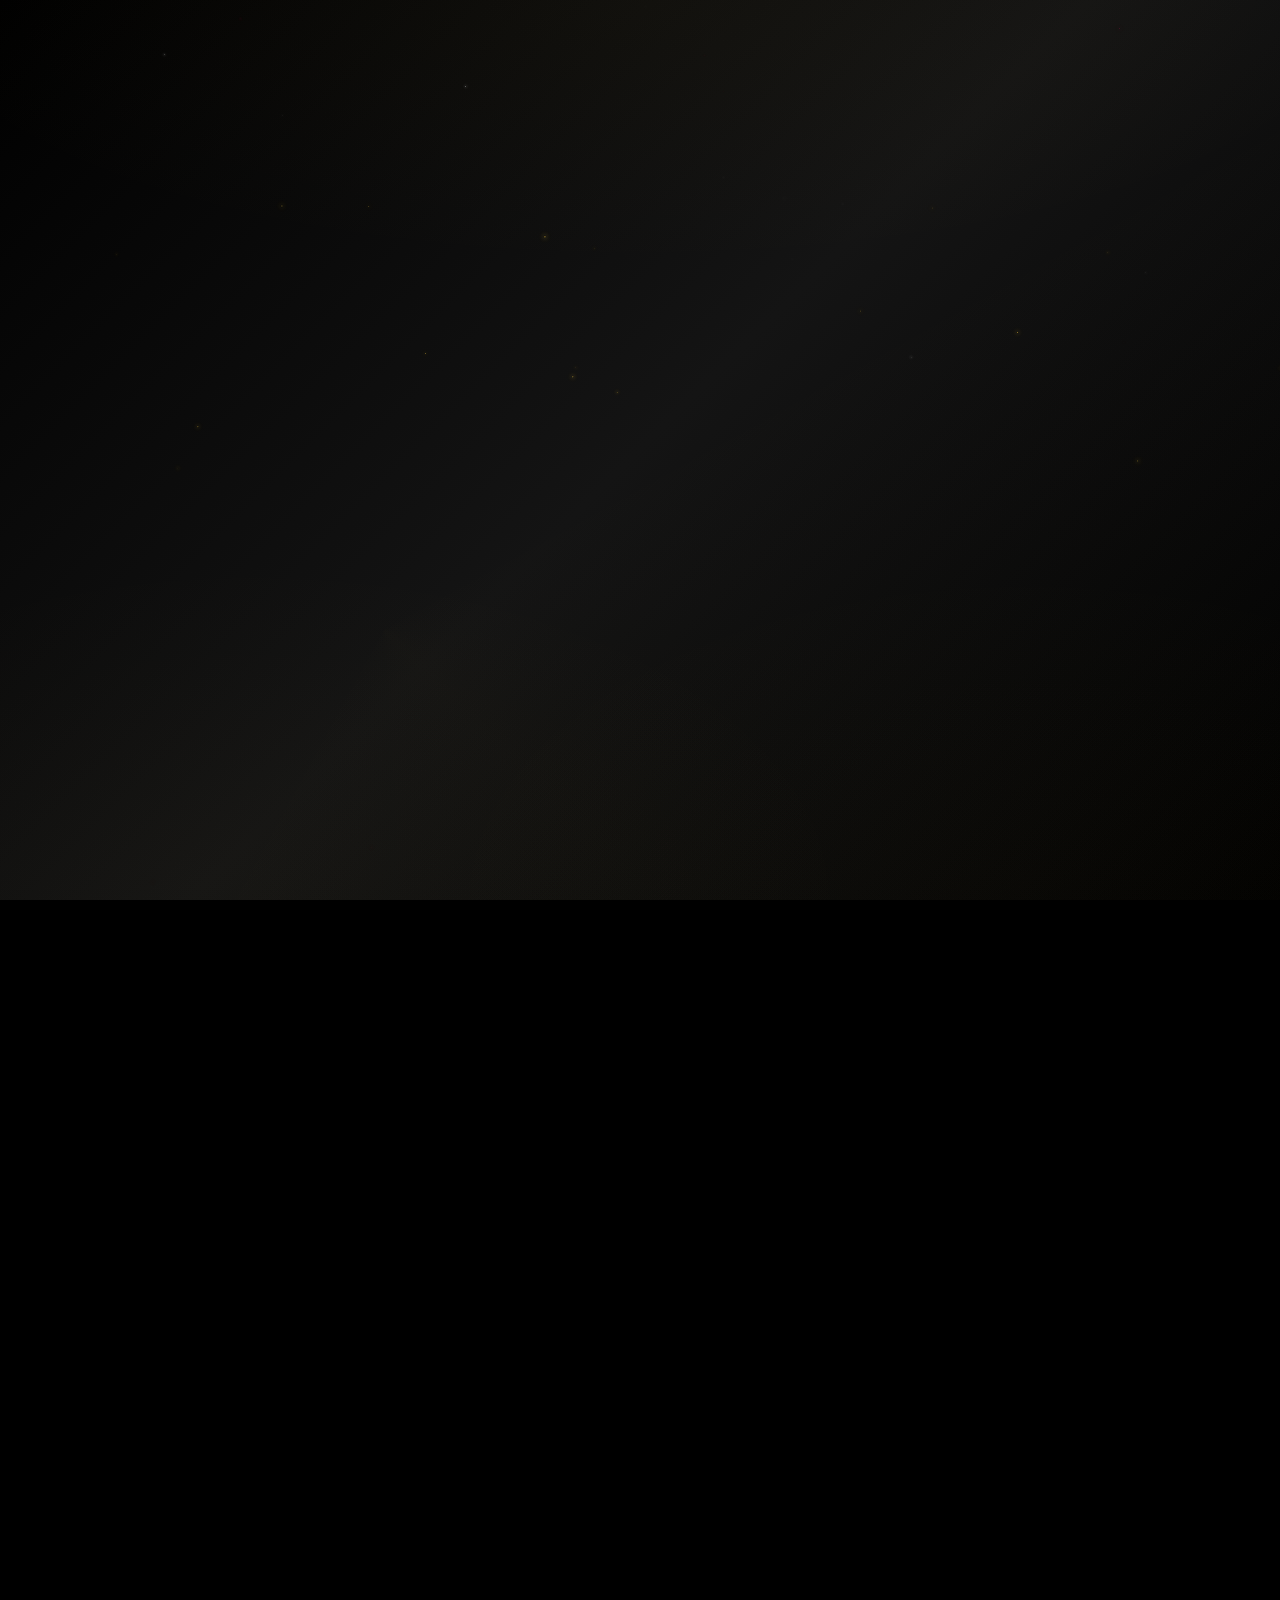
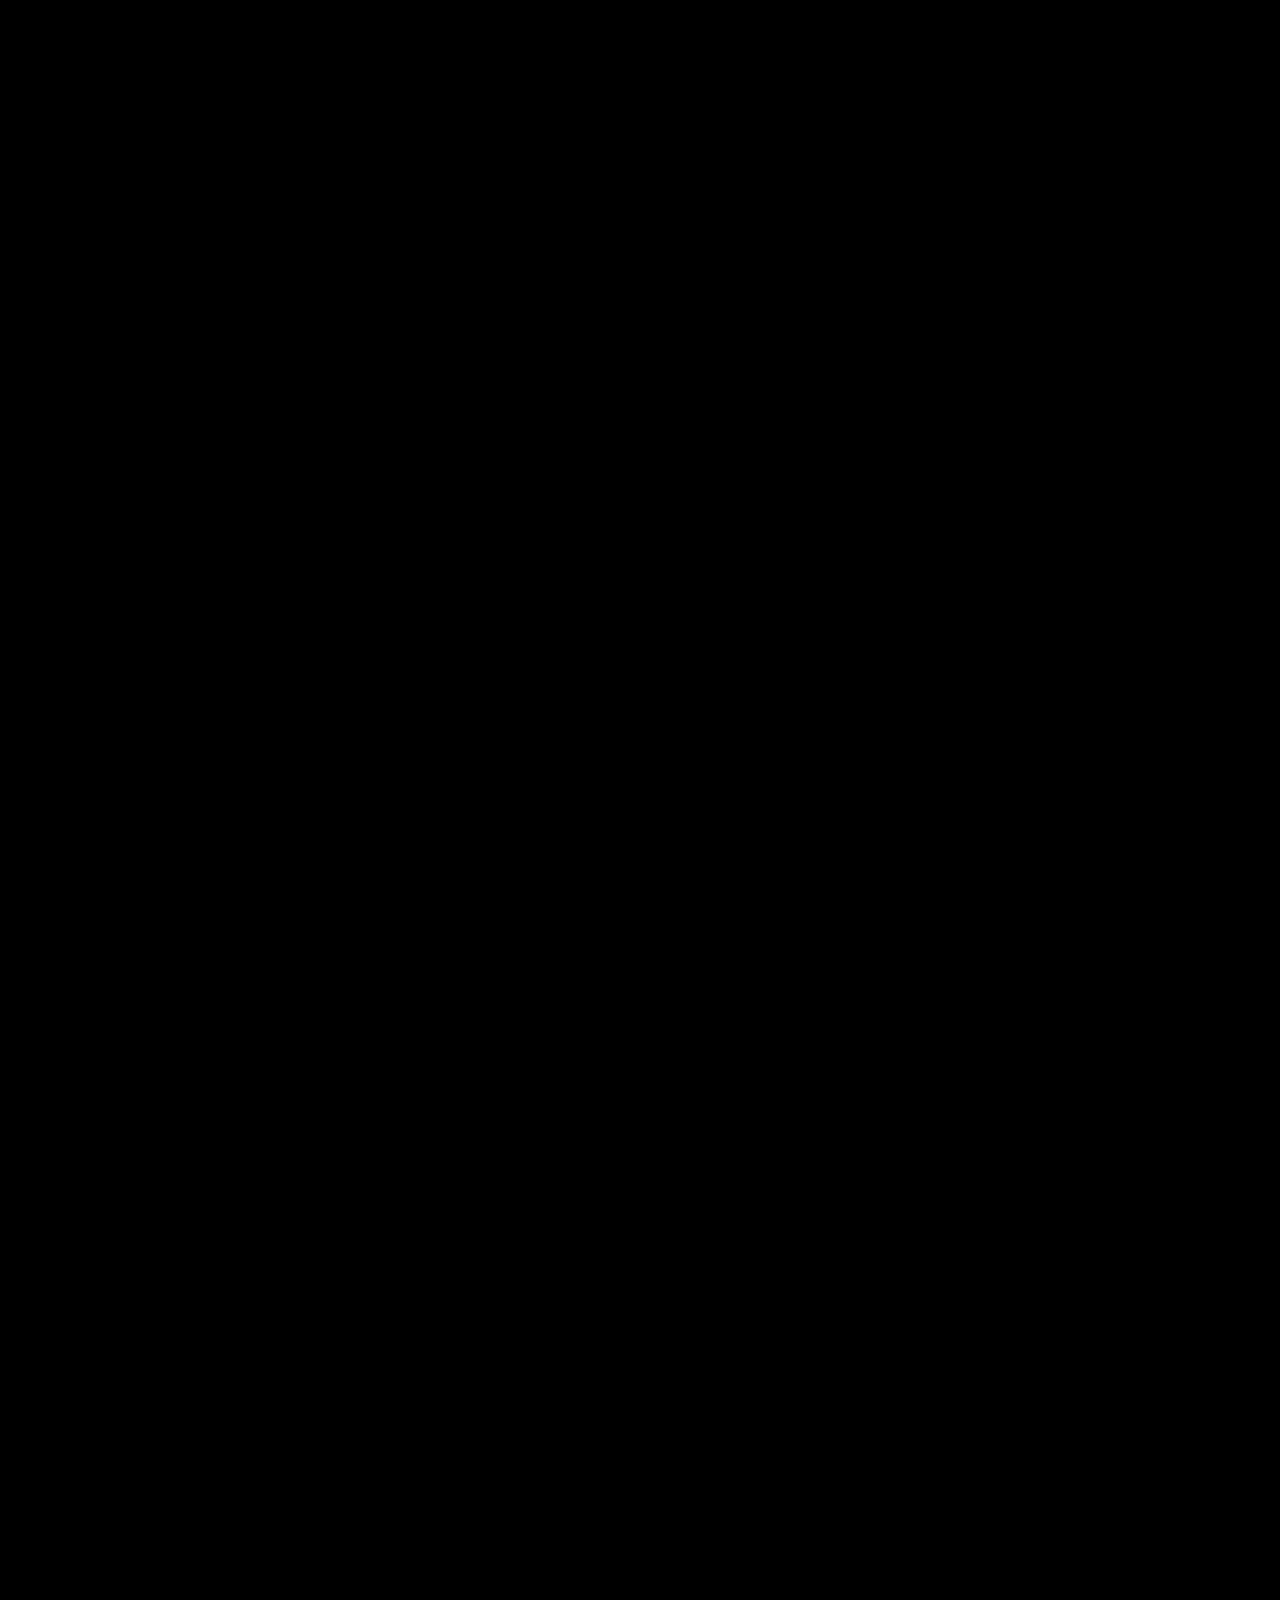
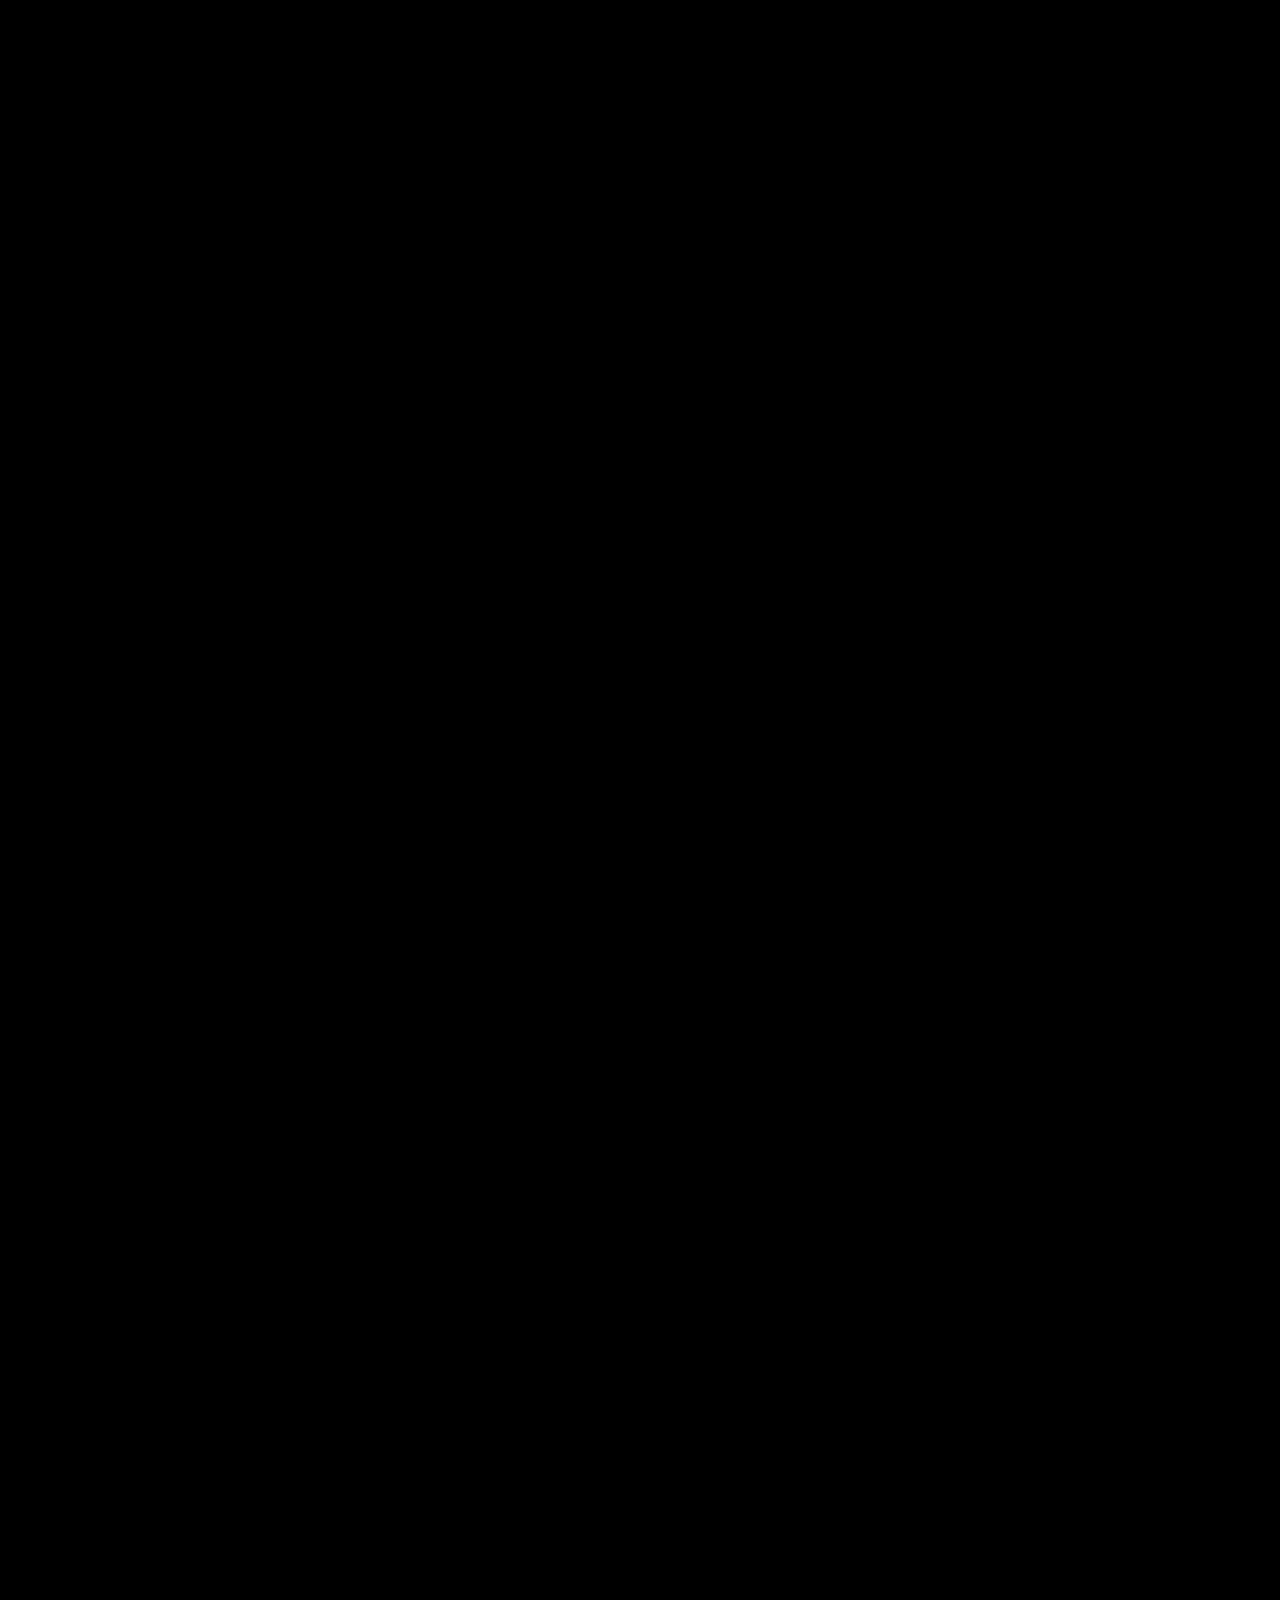
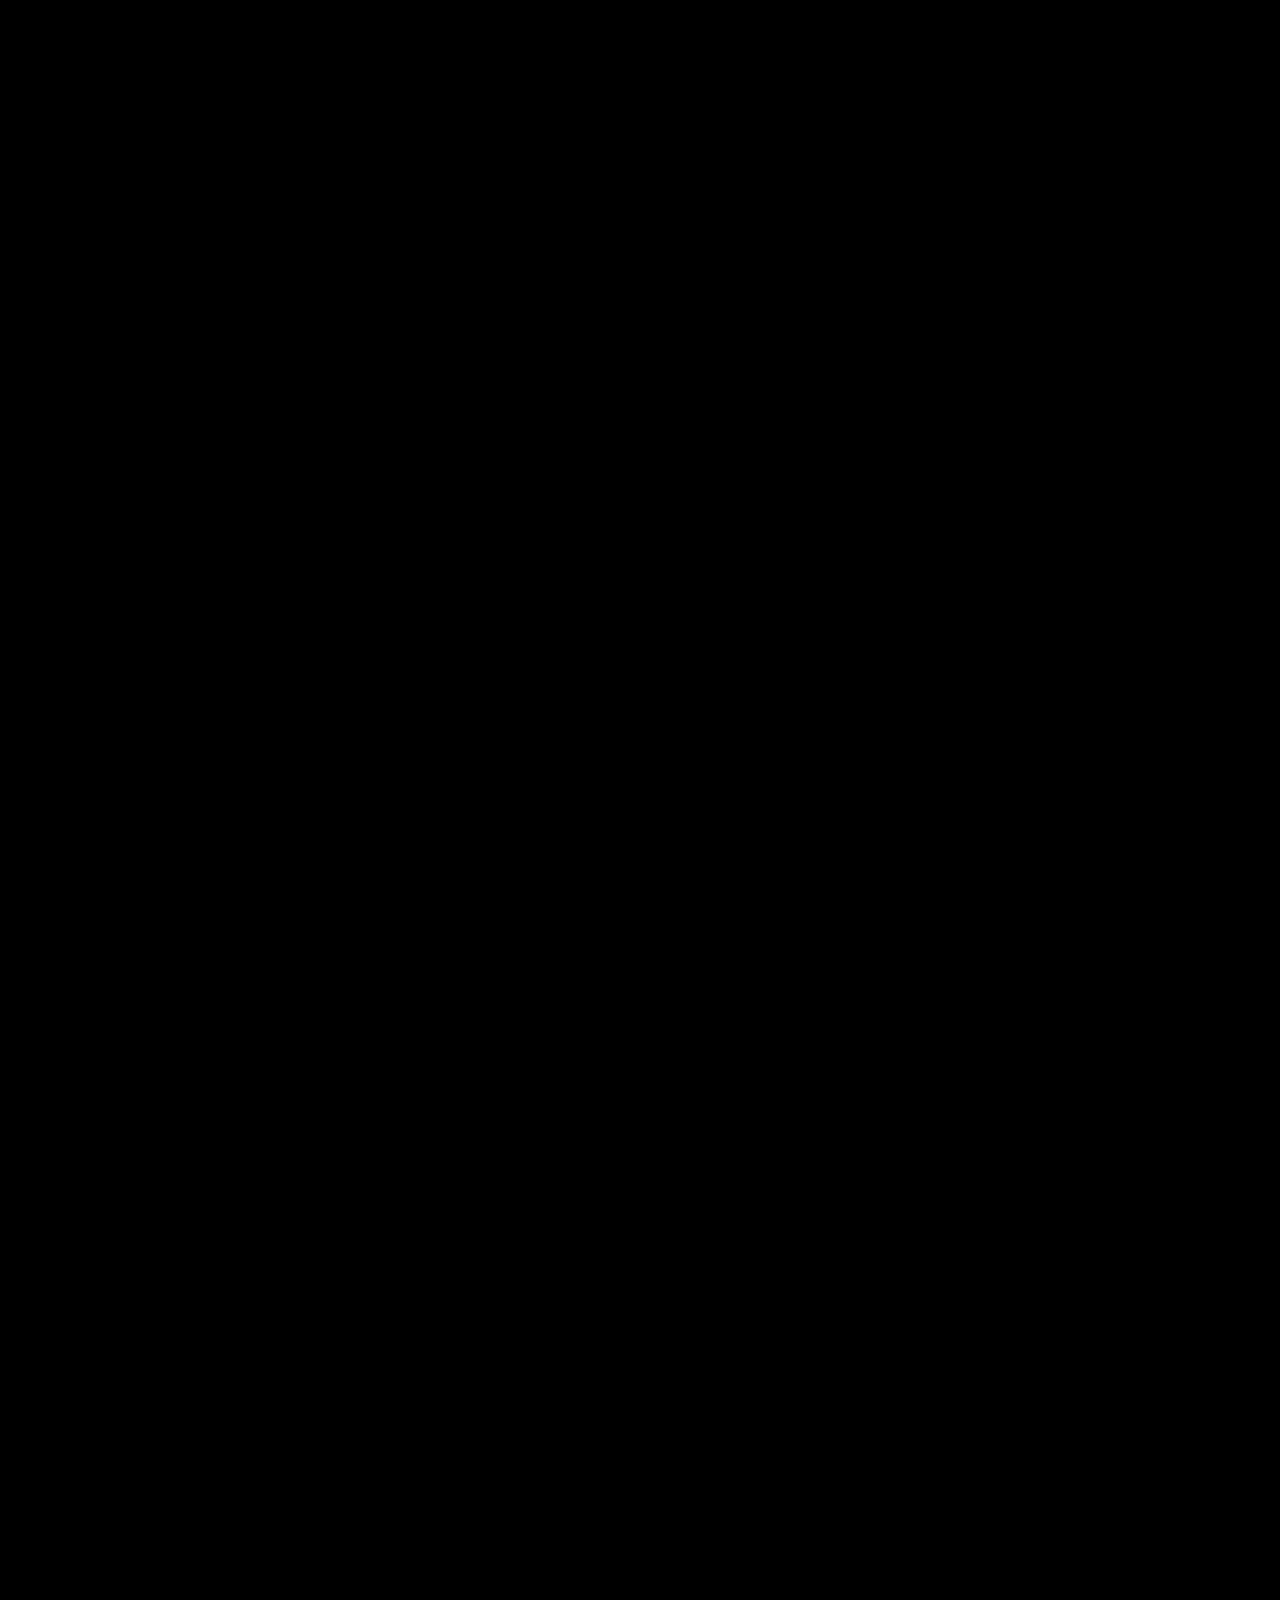
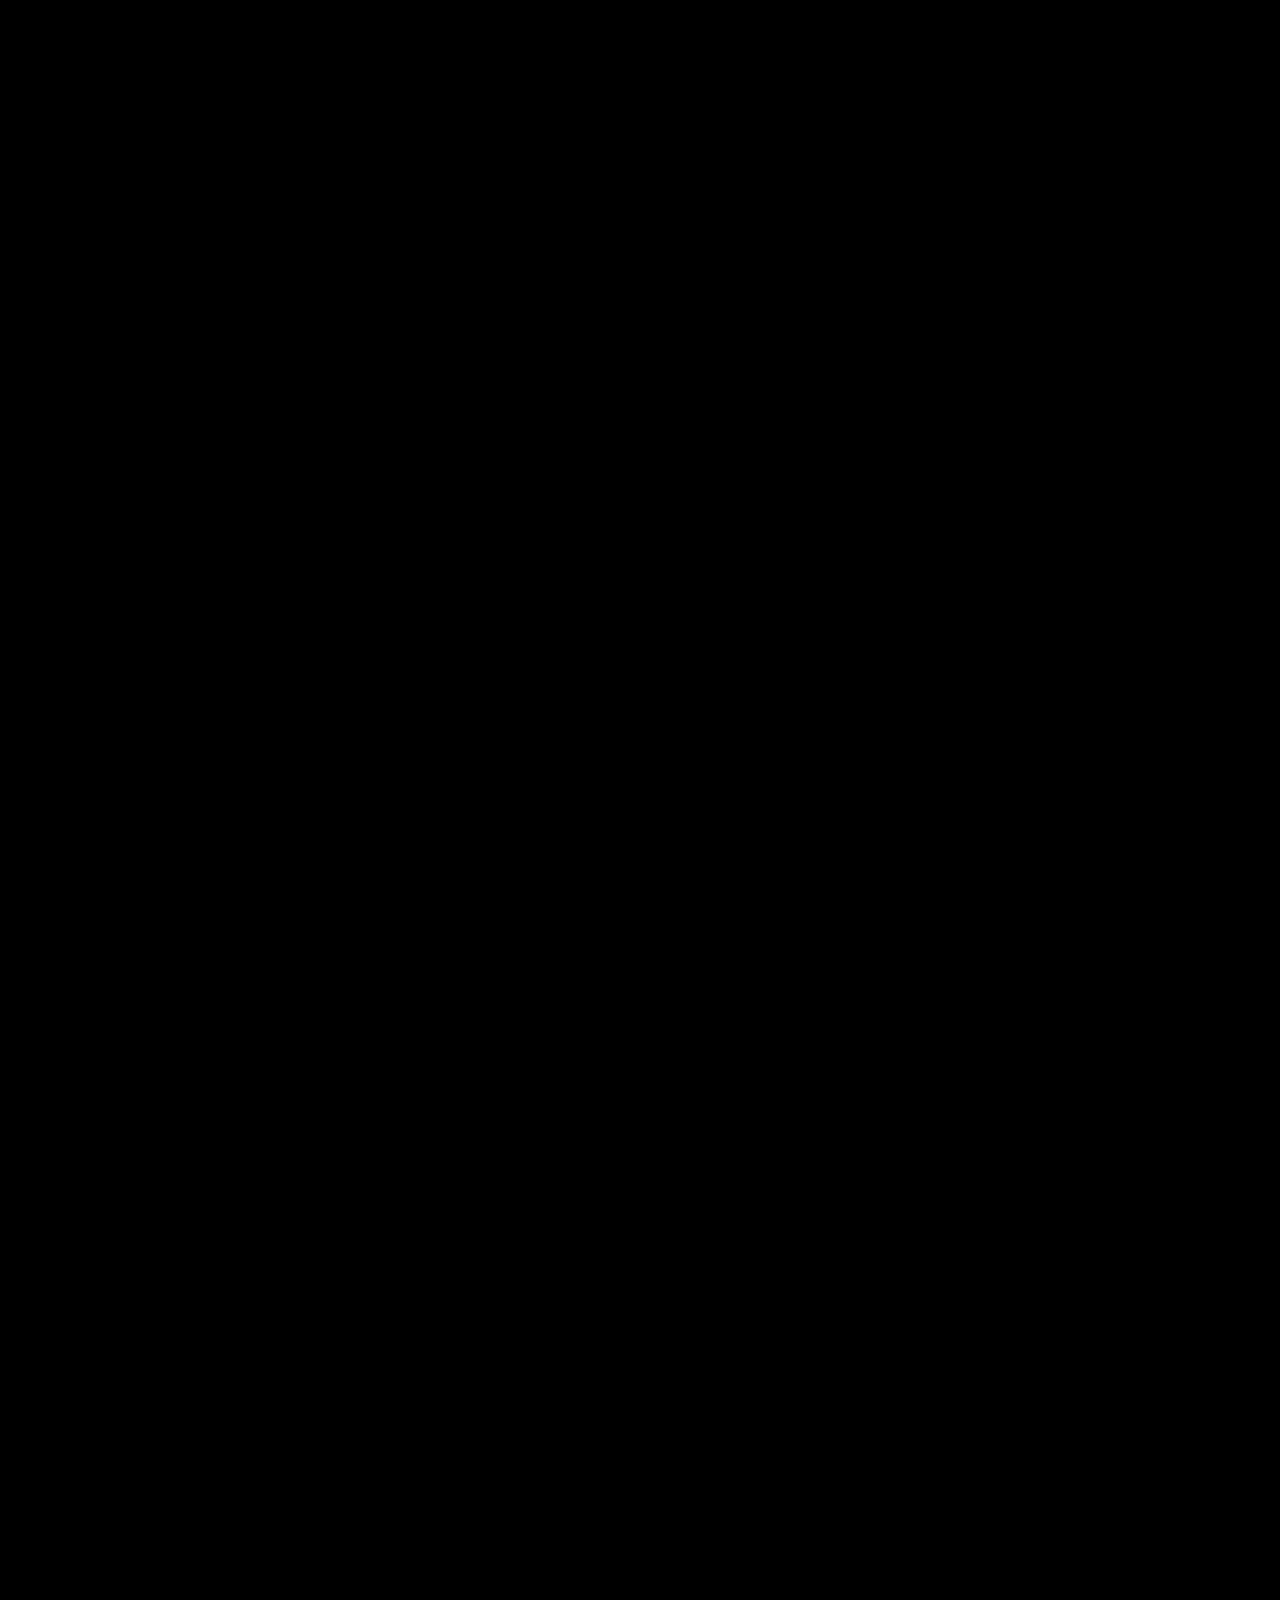
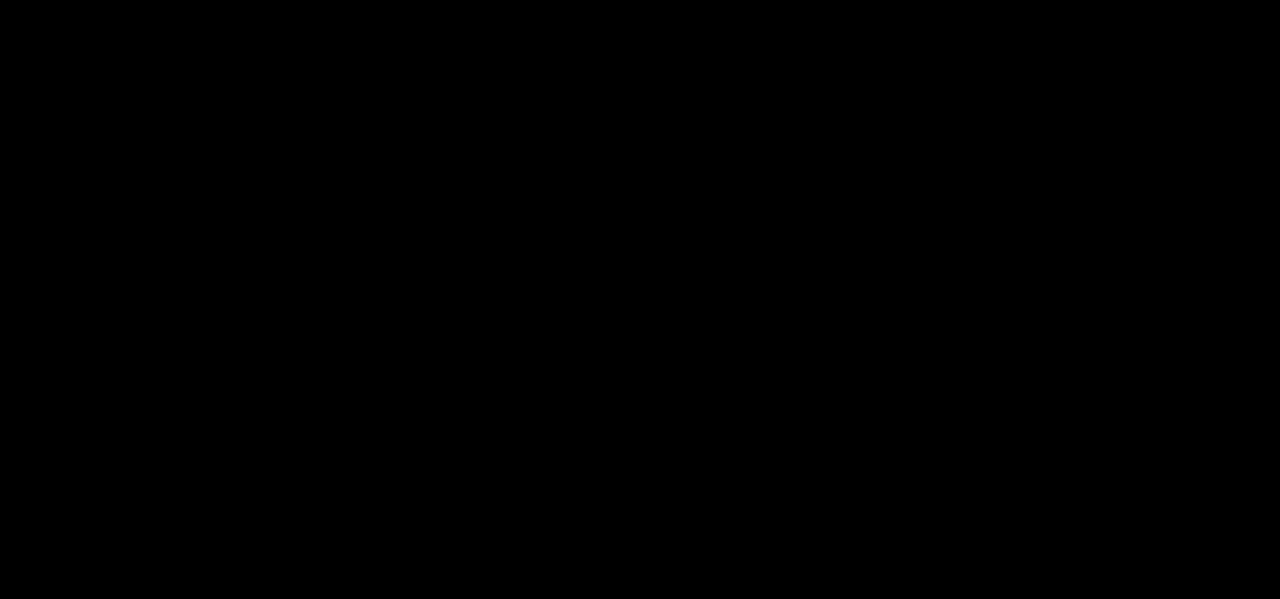
<file: assessment/index.html>
<!DOCTYPE html>
<html lang="pt-BR">
<head>
    <meta charset="UTF-8">
    <meta name="viewport" content="width=device-width, initial-scale=1.0">
    <title>Acesso Restrito • Dynamic Solutions</title>
    <link rel="preconnect" href="https://fonts.googleapis.com">
    <link rel="preconnect" href="https://fonts.gstatic.com" crossorigin>
    <link href="https://fonts.googleapis.com/css2?family=Playfair+Display:wght@400;500;600;700;800;900&family=Inter:wght@300;400;500;600;700&display=swap" rel="stylesheet">
    
    <style>
        :root {
            --gold-primary: #D4AF37;
            --gold-bright: #FFD700;
            --gold-dark: #B8860B;
            --gold-metallic: #E6C547;
            --gold-shadow: rgba(212, 175, 55, 0.4);
            --black-absolute: #000000;
            --black-rich: #0A0A0A;
            --black-soft: #141414;
            --black-medium: #1A1A1A;
            --gray-platinum: #E5E5E5;
            --gray-silver: #C0C0C0;
            --gray-steel: #8E8E8E;
            --ruby: #E0115F;
            --emerald: #50C878;
            --gradient-gold: linear-gradient(135deg, var(--gold-primary) 0%, var(--gold-bright) 50%, var(--gold-primary) 100%);
            --blur-premium: blur(40px);
            --shadow-premium: 0 25px 50px -12px rgba(0, 0, 0, 0.8);
            
            /* Responsive breakpoints */
            --mobile-xs: 320px;
            --mobile-sm: 375px;
            --mobile-md: 414px;
            --mobile-lg: 480px;
            --tablet-sm: 768px;
            --tablet-lg: 1024px;
            --desktop-sm: 1200px;
            --desktop-lg: 1440px;
            --desktop-xl: 1920px;
        }

        * {
            margin: 0;
            padding: 0;
            box-sizing: border-box;
        }

        body {
            font-family: 'Inter', sans-serif;
            background: var(--black-absolute);
            color: var(--gray-platinum);
            overflow-x: hidden;
            line-height: 1.6;
            -webkit-font-smoothing: antialiased;
            -moz-osx-font-smoothing: grayscale;
            min-height: 100vh;
            position: relative;
        }

        /* Background Premium with Advanced Patterns */
        .qualification-bg {
            position: fixed;
            top: 0;
            left: 0;
            width: 100%;
            height: 100%;
            background: 
                radial-gradient(ellipse 120% 60% at 50% 0%, rgba(212, 175, 55, 0.03) 0%, transparent 50%),
                radial-gradient(ellipse 100% 80% at 20% 100%, rgba(212, 175, 55, 0.02) 0%, transparent 50%),
                radial-gradient(ellipse 100% 80% at 80% 100%, rgba(212, 175, 55, 0.015) 0%, transparent 50%),
                conic-gradient(from 45deg at 30% 70%, transparent 0deg, rgba(212, 175, 55, 0.01) 90deg, transparent 180deg),
                linear-gradient(135deg, var(--black-absolute) 0%, var(--black-rich) 25%, var(--black-soft) 50%, var(--black-absolute) 100%);
            z-index: -2;
            animation: backgroundShift 60s ease-in-out infinite;
        }

        @keyframes backgroundShift {
            0%, 100% { filter: hue-rotate(0deg) brightness(1); }
            25% { filter: hue-rotate(5deg) brightness(1.02); }
            50% { filter: hue-rotate(-3deg) brightness(0.98); }
            75% { filter: hue-rotate(7deg) brightness(1.01); }
        }

        /* Ultra Advanced Particles System */
        .premium-particles {
            position: fixed;
            top: 0;
            left: 0;
            width: 100%;
            height: 100%;
            z-index: -1;
            pointer-events: none;
            overflow: hidden;
        }

        .premium-particle {
            position: absolute;
            border-radius: 50%;
            pointer-events: none;
        }

        .particle-gold {
            background: radial-gradient(circle, var(--gold-primary) 0%, transparent 70%);
            box-shadow: 0 0 6px var(--gold-primary);
            animation: floatGold 20s infinite linear;
        }

        .particle-silver {
            background: radial-gradient(circle, var(--gray-silver) 0%, transparent 70%);
            box-shadow: 0 0 4px var(--gray-silver);
            animation: floatSilver 25s infinite linear;
        }

        .particle-ruby {
            background: radial-gradient(circle, var(--ruby) 0%, transparent 70%);
            box-shadow: 0 0 5px var(--ruby);
            animation: floatRuby 30s infinite linear;
        }

        @keyframes floatGold {
            0% {
                transform: translateY(100vh) translateX(0) rotate(0deg) scale(0);
                opacity: 0;
            }
            10% {
                opacity: 0.6;
                transform: translateY(90vh) translateX(10px) rotate(45deg) scale(1);
            }
            50% {
                transform: translateY(50vh) translateX(-20px) rotate(180deg) scale(1.2);
            }
            90% {
                opacity: 0.3;
                transform: translateY(10vh) translateX(15px) rotate(315deg) scale(0.8);
            }
            100% {
                transform: translateY(-10vh) translateX(0) rotate(360deg) scale(0);
                opacity: 0;
            }
        }

        @keyframes floatSilver {
            0% {
                transform: translateY(100vh) translateX(0) rotate(0deg) scale(0);
                opacity: 0;
            }
            15% {
                opacity: 0.4;
                transform: translateY(85vh) translateX(-15px) rotate(60deg) scale(1);
            }
            50% {
                transform: translateY(50vh) translateX(25px) rotate(200deg) scale(0.9);
            }
            85% {
                opacity: 0.2;
                transform: translateY(15vh) translateX(-10px) rotate(300deg) scale(1.1);
            }
            100% {
                transform: translateY(-10vh) translateX(0) rotate(360deg) scale(0);
                opacity: 0;
            }
        }

        @keyframes floatRuby {
            0% {
                transform: translateY(100vh) translateX(0) rotate(0deg) scale(0);
                opacity: 0;
            }
            12% {
                opacity: 0.3;
                transform: translateY(88vh) translateX(20px) rotate(30deg) scale(1);
            }
            50% {
                transform: translateY(50vh) translateX(-30px) rotate(150deg) scale(1.3);
            }
            88% {
                opacity: 0.1;
                transform: translateY(12vh) translateX(10px) rotate(330deg) scale(0.7);
            }
            100% {
                transform: translateY(-10vh) translateX(0) rotate(360deg) scale(0);
                opacity: 0;
            }
        }

        /* Main Container with Advanced Responsive Grid */
        .qualification-container {
            min-height: 100vh;
            display: flex;
            align-items: center;
            justify-content: center;
            padding: clamp(1rem, 4vw, 3rem);
            position: relative;
            container-type: inline-size;
        }

        /* Access Card with Advanced Glass Morphism */
        .access-card {
            max-width: min(90vw, 900px);
            width: 100%;
            background: 
                linear-gradient(135deg, 
                    rgba(255, 255, 255, 0.06) 0%, 
                    rgba(255, 255, 255, 0.02) 30%,
                    rgba(212, 175, 55, 0.03) 50%,
                    rgba(0, 0, 0, 0.15) 100%),
                radial-gradient(ellipse at top left, 
                    rgba(212, 175, 55, 0.05) 0%, 
                    transparent 50%);
            backdrop-filter: var(--blur-premium) saturate(150%) brightness(110%);
            border: 1px solid rgba(212, 175, 55, 0.25);
            border-radius: clamp(16px, 4vw, 32px);
            padding: clamp(2rem, 6vw, 4rem);
            position: relative;
            overflow: hidden;
            box-shadow: 
                var(--shadow-premium),
                inset 0 1px 0 rgba(255, 255, 255, 0.1),
                0 0 60px rgba(212, 175, 55, 0.1);
            animation: revealCard 1.5s cubic-bezier(0.16, 1, 0.3, 1) forwards;
            opacity: 0;
            transform: translateY(60px) scale(0.92) rotateX(5deg);
            transform-style: preserve-3d;
            perspective: 1000px;
        }

        .access-card::before {
            content: '';
            position: absolute;
            top: 0;
            left: 0;
            right: 0;
            bottom: 0;
            background: 
                linear-gradient(45deg, transparent 30%, rgba(255, 255, 255, 0.02) 50%, transparent 70%);
            animation: cardShimmer 8s ease-in-out infinite;
            pointer-events: none;
        }

        @keyframes cardShimmer {
            0%, 100% { transform: translateX(-100%) skewX(-15deg); }
            50% { transform: translateX(200%) skewX(-15deg); }
        }

        @keyframes revealCard {
            to {
                opacity: 1;
                transform: translateY(0) scale(1) rotateX(0deg);
            }
        }

        /* Access Header with Advanced Typography */
        .access-header {
            text-align: center;
            margin-bottom: clamp(2rem, 5vw, 3rem);
            position: relative;
        }

        .access-badge {
            display: inline-block;
            background: 
                linear-gradient(135deg, 
                    rgba(212, 175, 55, 0.15) 0%, 
                    rgba(212, 175, 55, 0.05) 100%);
            border: 1px solid rgba(212, 175, 55, 0.4);
            border-radius: 50px;
            padding: clamp(0.5rem, 2vw, 0.75rem) clamp(1.5rem, 4vw, 2rem);
            font-size: clamp(0.7rem, 2vw, 0.8rem);
            font-weight: 600;
            text-transform: uppercase;
            letter-spacing: clamp(1px, 0.5vw, 3px);
            color: var(--gold-primary);
            margin-bottom: clamp(1.5rem, 4vw, 2rem);
            animation: badgeFloat 0.8s ease-out 0.3s both;
            position: relative;
            overflow: hidden;
        }

        .access-badge::before {
            content: '';
            position: absolute;
            top: 0;
            left: -100%;
            width: 100%;
            height: 100%;
            background: linear-gradient(90deg, 
                transparent, 
                rgba(212, 175, 55, 0.3), 
                transparent);
            animation: badgeShimmer 3s ease-in-out infinite 1s;
        }

        @keyframes badgeFloat {
            from {
                opacity: 0;
                transform: translateY(20px) scale(0.9);
            }
            to {
                opacity: 1;
                transform: translateY(0) scale(1);
            }
        }

        @keyframes badgeShimmer {
            0%, 100% { left: -100%; }
            50% { left: 100%; }
        }

        .access-title {
            font-family: 'Playfair Display', serif;
            font-size: clamp(2rem, 8vw, 4rem);
            font-weight: 800;
            background: 
                linear-gradient(135deg, 
                    var(--gold-primary) 0%, 
                    var(--gold-bright) 25%,
                    var(--gold-metallic) 50%,
                    var(--gold-bright) 75%,
                    var(--gold-primary) 100%);
            background-size: 200% 200%;
            -webkit-background-clip: text;
            -webkit-text-fill-color: transparent;
            background-clip: text;
            margin-bottom: clamp(1rem, 3vw, 1.5rem);
            letter-spacing: clamp(-1px, -0.2vw, -2px);
            line-height: 1.1;
            animation: 
                titleReveal 0.8s ease-out 0.5s both,
                titleGlow 4s ease-in-out infinite 2s;
            text-shadow: 0 0 30px rgba(212, 175, 55, 0.3);
            position: relative;
        }

        @keyframes titleReveal {
            from {
                opacity: 0;
                transform: translateY(30px) scale(0.95);
                filter: blur(5px);
            }
            to {
                opacity: 1;
                transform: translateY(0) scale(1);
                filter: blur(0);
            }
        }

        @keyframes titleGlow {
            0%, 100% { 
                background-position: 0% 50%;
                text-shadow: 0 0 30px rgba(212, 175, 55, 0.3);
            }
            50% { 
                background-position: 100% 50%;
                text-shadow: 0 0 40px rgba(212, 175, 55, 0.5);
            }
        }


        .access-subtitle {
            font-size: clamp(1rem, 3vw, 1.3rem);
            color: var(--gray-silver);
            max-width: 700px;
            margin: 0 auto clamp(1.5rem, 4vw, 2rem);
            font-weight: 300;
            line-height: 1.6;
            animation: subtitleSlide 0.8s ease-out 0.7s both;
            position: relative;
        }

        @keyframes subtitleSlide {
            from {
                opacity: 0;
                transform: translateY(20px);
                filter: blur(3px);
            }
            to {
                opacity: 1;
                transform: translateY(0);
                filter: blur(0);
            }
        }

        /* Revelation and Secret Preview Styles */
        .revelation-intro {
            color: var(--ruby);
            font-weight: 700;
            font-size: 1.05em;
            text-shadow: 0 0 10px rgba(224, 17, 95, 0.3);
        }

        .emphasis-gold {
            color: var(--gold-bright);
            font-weight: 700;
            text-shadow: 0 0 10px rgba(255, 215, 0, 0.3);
        }

        .secret-preview {
            margin-top: clamp(1.5rem, 4vw, 2.5rem);
            padding: clamp(1.5rem, 3vw, 2rem);
            background: linear-gradient(135deg,
                rgba(212, 175, 55, 0.08) 0%,
                rgba(0, 0, 0, 0.9) 50%,
                rgba(212, 175, 55, 0.08) 100%);
            border: 1px solid rgba(212, 175, 55, 0.2);
            border-radius: 12px;
            position: relative;
            text-align: center;
        }

        .preview-badge {
            display: inline-block;
            background: linear-gradient(135deg, var(--gold-primary) 0%, var(--gold-bright) 100%);
            color: var(--black-absolute);
            padding: 0.3rem 1rem;
            border-radius: 15px;
            font-size: clamp(0.7rem, 1.5vw, 0.85rem);
            font-weight: 800;
            text-transform: uppercase;
            letter-spacing: 1px;
            margin-bottom: clamp(1rem, 2vw, 1.5rem);
            animation: badgeGlow 3s ease-in-out infinite;
        }

        @keyframes badgeGlow {
            0%, 100% { 
                box-shadow: 0 0 15px rgba(212, 175, 55, 0.3);
                transform: scale(1);
            }
            50% { 
                box-shadow: 0 0 25px rgba(212, 175, 55, 0.5);
                transform: scale(1.02);
            }
        }

        .preview-text {
            font-size: clamp(0.95rem, 2.2vw, 1.1rem);
            color: rgba(255, 255, 255, 0.9);
            line-height: 1.6;
            font-weight: 400;
        }

        .emphasis-secret {
            color: var(--emerald);
            font-weight: 700;
            text-shadow: 0 0 8px rgba(80, 200, 120, 0.4);
        }

        .emphasis-proprietary {
            color: var(--gold-bright);
            font-weight: 800;
            text-shadow: 0 0 15px rgba(255, 215, 0, 0.4);
            background: linear-gradient(135deg, var(--gold-bright) 0%, var(--gold-metallic) 100%);
            -webkit-background-clip: text;
            -webkit-text-fill-color: transparent;
            background-clip: text;
        }

        .emphasis-civilization {
            color: var(--emerald);
            font-weight: 700;
            text-shadow: 0 0 10px rgba(80, 200, 120, 0.3);
            background: linear-gradient(135deg, var(--emerald) 0%, #40E0D0 100%);
            -webkit-background-clip: text;
            -webkit-text-fill-color: transparent;
            background-clip: text;
            font-size: 1.05em;
            text-shadow: 0 0 10px rgba(255, 215, 0, 0.4);
        }

        @media (max-width: 768px) {
            .secret-preview {
                margin-top: 1.5rem;
                padding: 1.5rem 1rem;
            }
        }

        /* Advanced Responsive Grid for Metrics */
        .exclusivity-metrics {
            display: grid;
            grid-template-columns: repeat(auto-fit, minmax(min(180px, 100%), 1fr));
            gap: clamp(1rem, 3vw, 2rem);
            margin: clamp(2rem, 5vw, 3rem) 0;
        }

        .metric-exclusive {
            text-align: center;
            padding: clamp(1rem, 3vw, 1.5rem);
            background: 
                linear-gradient(135deg, 
                    rgba(0, 0, 0, 0.4) 0%, 
                    rgba(212, 175, 55, 0.02) 50%,
                    rgba(0, 0, 0, 0.3) 100%);
            border: 1px solid var(--black-medium);
            border-radius: clamp(12px, 3vw, 16px);
            transition: all 0.6s cubic-bezier(0.16, 1, 0.3, 1);
            animation: metricRise 0.8s ease-out forwards;
            opacity: 0;
            transform: translateY(40px) scale(0.9);
            position: relative;
            overflow: hidden;
        }

        .metric-exclusive::before {
            content: '';
            position: absolute;
            top: 0;
            left: 0;
            right: 0;
            bottom: 0;
            background: linear-gradient(135deg, 
                transparent 0%, 
                rgba(212, 175, 55, 0.1) 50%, 
                transparent 100%);
            opacity: 0;
            transition: opacity 0.6s ease;
        }

        .metric-exclusive:nth-child(1) { animation-delay: 0.9s; }
        .metric-exclusive:nth-child(2) { animation-delay: 1.1s; }
        .metric-exclusive:nth-child(3) { animation-delay: 1.3s; }
        .metric-exclusive:nth-child(4) { animation-delay: 1.5s; }

        .metric-exclusive:hover {
            border-color: var(--gold-primary);
            transform: translateY(-8px) scale(1.05);
            box-shadow: 
                0 20px 40px rgba(212, 175, 55, 0.2),
                0 0 60px rgba(212, 175, 55, 0.1);
        }

        .metric-exclusive:hover::before {
            opacity: 1;
        }

        @keyframes metricRise {
            to {
                opacity: 1;
                transform: translateY(0) scale(1);
            }
        }

        .metric-value-exclusive {
            font-family: 'Playfair Display', serif;
            font-size: clamp(1.8rem, 5vw, 2.2rem);
            font-weight: 800;
            color: var(--gold-primary);
            display: block;
            margin-bottom: 0.5rem;
            animation: valueCount 2s ease-out 2s both;
        }

        @keyframes valueCount {
            from { 
                transform: scale(1.2);
                filter: blur(2px);
            }
            to { 
                transform: scale(1);
                filter: blur(0);
            }
        }

        .metric-label-exclusive {
            font-size: clamp(0.8rem, 2.5vw, 0.9rem);
            color: var(--gray-steel);
            font-weight: 500;
            line-height: 1.3;
        }

        /* Timeline with Ultra Modern Design */
        .qualification-timeline {
            margin: clamp(3rem, 6vw, 4rem) 0;
            position: relative;
            animation: timelineSlide 0.8s ease-out 1.7s both;
        }

        @keyframes timelineSlide {
            from {
                opacity: 0;
                transform: translateX(-50px);
            }
            to {
                opacity: 1;
                transform: translateX(0);
            }
        }

        .timeline-header {
            text-align: center;
            margin-bottom: clamp(2rem, 5vw, 3rem);
        }

        .timeline-title {
            font-family: 'Playfair Display', serif;
            font-size: clamp(1.5rem, 5vw, 2rem);
            font-weight: 800;
            background: linear-gradient(135deg, 
                rgba(192, 192, 192, 0.95) 0%, 
                rgba(169, 169, 169, 0.8) 50%, 
                rgba(192, 192, 192, 0.95) 100%);
            -webkit-background-clip: text;
            -webkit-text-fill-color: transparent;
            background-clip: text;
            margin-bottom: 0.5rem;
            letter-spacing: 1px;
        }

        .timeline-subtitle {
            font-size: clamp(0.9rem, 2.5vw, 1rem);
            color: var(--gray-steel);
            font-weight: 400;
            font-style: italic;
        }

        .timeline-architecture {
            position: relative;
            max-width: min(90vw, 800px);
            margin: 0 auto;
            padding: clamp(1rem, 3vw, 2rem) 0;
        }

        .timeline-spine {
            position: absolute;
            left: clamp(20px, 5vw, 40px);
            top: 0;
            bottom: 0;
            width: 2px;
            background: linear-gradient(180deg, 
                transparent 0%,
                rgba(192, 192, 192, 0.3) 10%,
                rgba(192, 192, 192, 0.6) 50%,
                rgba(192, 192, 192, 0.3) 90%,
                transparent 100%);
            z-index: 1;
        }

        .timeline-node {
            position: relative;
            margin-bottom: clamp(2rem, 5vw, 3rem);
            padding-left: clamp(3rem, 8vw, 5rem);
            opacity: 0;
            animation: nodeReveal 0.8s ease-out forwards;
        }

        .timeline-node:nth-child(2) { animation-delay: 0.2s; }
        .timeline-node:nth-child(3) { animation-delay: 0.4s; }
        .timeline-node:nth-child(4) { animation-delay: 0.6s; }
        .timeline-node:nth-child(5) { animation-delay: 0.8s; }
        .timeline-node:nth-child(6) { animation-delay: 1.0s; }

        @keyframes nodeReveal {
            from {
                opacity: 0;
                transform: translateX(-30px) scale(0.95);
            }
            to {
                opacity: 1;
                transform: translateX(0) scale(1);
            }
        }

        .node-marker {
            position: absolute;
            left: clamp(4px, 2vw, 24px);
            top: 1rem;
            width: clamp(24px, 6vw, 32px);
            height: clamp(24px, 6vw, 32px);
            z-index: 3;
        }

        .marker-core {
            width: 100%;
            height: 100%;
            background: linear-gradient(135deg, 
                rgba(192, 192, 192, 0.9) 0%, 
                rgba(169, 169, 169, 0.8) 50%, 
                rgba(192, 192, 192, 0.9) 100%);
            border-radius: 50%;
            border: 3px solid var(--black-absolute);
            box-shadow: 
                0 8px 16px rgba(0, 0, 0, 0.4),
                inset 0 1px 0 rgba(255, 255, 255, 0.3);
            position: relative;
            z-index: 2;
            animation: markerGlow 3s ease-in-out infinite;
        }

        @keyframes markerGlow {
            0%, 100% { 
                box-shadow: 
                    0 8px 16px rgba(0, 0, 0, 0.4),
                    inset 0 1px 0 rgba(255, 255, 255, 0.3),
                    0 0 20px rgba(192, 192, 192, 0.3);
            }
            50% { 
                box-shadow: 
                    0 8px 16px rgba(0, 0, 0, 0.4),
                    inset 0 1px 0 rgba(255, 255, 255, 0.3),
                    0 0 30px rgba(192, 192, 192, 0.6);
            }
        }

        .marker-pulse {
            position: absolute;
            top: -6px;
            left: -6px;
            right: -6px;
            bottom: -6px;
            border: 1px solid rgba(192, 192, 192, 0.3);
            border-radius: 50%;
            animation: markerPulse 3s ease-in-out infinite;
            z-index: 1;
        }

        @keyframes markerPulse {
            0%, 100% {
                transform: scale(1);
                opacity: 0.6;
            }
            50% {
                transform: scale(1.4);
                opacity: 0.2;
            }
        }

        .node-content {
            background: linear-gradient(135deg, 
                rgba(192, 192, 192, 0.08) 0%, 
                rgba(0, 0, 0, 0.4) 100%);
            border: 1px solid rgba(192, 192, 192, 0.25);
            border-radius: clamp(12px, 3vw, 16px);
            padding: clamp(1rem, 3vw, 1.5rem);
            position: relative;
            transition: all 0.6s cubic-bezier(0.16, 1, 0.3, 1);
            overflow: hidden;
        }

        .node-content::before {
            content: '';
            position: absolute;
            top: 0;
            left: -100%;
            width: 100%;
            height: 100%;
            background: linear-gradient(90deg, 
                transparent, 
                rgba(192, 192, 192, 0.15), 
                transparent);
            transition: left 0.8s cubic-bezier(0.16, 1, 0.3, 1);
        }

        .timeline-node:hover .node-content::before {
            left: 100%;
        }

        .timeline-node:hover .node-content {
            border-color: rgba(192, 192, 192, 0.5);
            transform: translateY(-4px) scale(1.02);
            box-shadow: 
                0 15px 35px rgba(0, 0, 0, 0.3),
                0 0 30px rgba(192, 192, 192, 0.1);
        }

        .node-title {
            font-family: 'Playfair Display', serif;
            font-size: clamp(1rem, 3vw, 1.2rem);
            font-weight: 700;
            color: rgba(192, 192, 192, 0.9);
            margin-bottom: 0.75rem;
            letter-spacing: 0.5px;
        }

        .node-description {
            color: var(--gray-silver);
            font-size: clamp(0.9rem, 2.5vw, 1rem);
            line-height: 1.6;
            font-weight: 400;
        }

        .emphasis-platinum {
            color: rgba(192, 192, 192, 0.95);
            font-weight: 700;
            text-shadow: 0 0 8px rgba(192, 192, 192, 0.2);
        }

        /* CTA Ultra Premium com Animações Sofisticadas */
        .cta-premium {
            text-align: center;
            margin-top: clamp(3rem, 8vw, 5rem);
            animation: ctaEntrance 0.8s ease-out 2.3s both;
            position: relative;
        }

        @keyframes ctaEntrance {
            from {
                opacity: 0;
                transform: translateY(40px) scale(0.95);
                filter: blur(5px);
            }
            to {
                opacity: 1;
                transform: translateY(0) scale(1);
                filter: blur(0);
            }
        }

        .cta-mystique {
            background: linear-gradient(135deg, 
                rgba(212, 175, 55, 0.12) 0%,
                rgba(255, 215, 0, 0.08) 25%,
                rgba(0, 0, 0, 0.7) 100%);
            border: 2px solid rgba(212, 175, 55, 0.4);
            border-radius: clamp(16px, 4vw, 24px);
            padding: clamp(2rem, 5vw, 3rem);
            margin-bottom: clamp(2rem, 5vw, 3rem);
            position: relative;
            overflow: hidden;
        }

        .cta-mystique::before {
            content: '';
            position: absolute;
            top: 0;
            left: -100%;
            width: 100%;
            height: 100%;
            background: linear-gradient(90deg, 
                transparent, 
                rgba(212, 175, 55, 0.2), 
                transparent);
            animation: mystiqueSweep 6s ease-in-out infinite;
        }

        @keyframes mystiqueSweep {
            0%, 100% { left: -100%; }
            50% { left: 100%; }
        }

        .cta-mystique::after {
            content: '';
            position: absolute;
            top: 0;
            left: 0;
            right: 0;
            height: 3px;
            background: linear-gradient(90deg, 
                transparent 0%, 
                var(--gold-primary) 50%, 
                transparent 100%);
            animation: shimmer 4s ease-in-out infinite;
        }

        @keyframes shimmer {
            0%, 100% { 
                background-position: -200% center;
                opacity: 0.6;
            }
            50% { 
                background-position: 200% center;
                opacity: 1;
            }
        }

        .cta-revelation {
            font-family: 'Playfair Display', serif;
            font-size: clamp(1.1rem, 3.5vw, 1.3rem);
            color: var(--gray-platinum);
            line-height: 1.6;
            margin-bottom: 1.5rem;
            font-weight: 400;
            font-style: italic;
            position: relative;
        }

        .cta-revelation-emphasis {
            color: var(--gold-primary);
            font-weight: 700;
            font-size: clamp(1.2rem, 3.8vw, 1.4rem);
            text-shadow: 0 0 20px rgba(212, 175, 55, 0.3);
        }

        .cta-revelation-statement {
            font-size: clamp(1rem, 3vw, 1.1rem);
            color: var(--gray-silver);
            line-height: 1.5;
            margin-top: 1rem;
            font-weight: 300;
        }

        .cta-architecture {
            position: relative;
            display: inline-block;
            margin: clamp(1.5rem, 4vw, 2rem) 0;
        }

        .cta-framework {
            position: absolute;
            top: -20px;
            left: -20px;
            right: -20px;
            bottom: -20px;
            border: 1px solid rgba(212, 175, 55, 0.3);
            border-radius: clamp(40px, 10vw, 80px);
            animation: frameworkPulse 5s ease-in-out infinite;
        }

        @keyframes frameworkPulse {
            0%, 100% {
                transform: scale(1) rotate(0deg);
                opacity: 0.4;
                border-color: rgba(212, 175, 55, 0.3);
            }
            50% {
                transform: scale(1.15) rotate(2deg);
                opacity: 0.8;
                border-color: rgba(212, 175, 55, 0.6);
            }
        }

        .cta-button {
            display: inline-flex;
            align-items: center;
            gap: clamp(1rem, 3vw, 1.5rem);
            background: linear-gradient(135deg, 
                var(--gold-primary) 0%, 
                var(--gold-bright) 25%,
                var(--gold-metallic) 50%,
                var(--gold-bright) 75%,
                var(--gold-primary) 100%);
            background-size: 300% 300%;
            color: var(--black-absolute);
            border: none;
            padding: clamp(1.2rem, 4vw, 2rem) clamp(2.5rem, 8vw, 4.5rem);
            border-radius: clamp(35px, 10vw, 70px);
            font-size: clamp(1rem, 3.5vw, 1.4rem);
            font-weight: 900;
            text-decoration: none;
            transition: all 0.8s cubic-bezier(0.16, 1, 0.3, 1);
            box-shadow: 
                0 20px 40px rgba(212, 175, 55, 0.5),
                0 8px 16px rgba(0, 0, 0, 0.4),
                inset 0 2px 0 rgba(255, 255, 255, 0.4),
                inset 0 -2px 0 rgba(139, 105, 20, 0.4);
            position: relative;
            overflow: hidden;
            text-transform: uppercase;
            letter-spacing: clamp(1px, 0.5vw, 2px);
            animation: buttonFloat 8s ease-in-out infinite;
            transform-style: preserve-3d;
        }

        @keyframes buttonFloat {
            0%, 100% {
                transform: translateY(0) scale(1) rotateX(0deg);
                background-position: 0% 50%;
            }
            33% {
                transform: translateY(-6px) scale(1.03) rotateX(2deg);
                background-position: 50% 50%;
            }
            66% {
                transform: translateY(-2px) scale(1.01) rotateX(-1deg);
                background-position: 100% 50%;
            }
        }

        .cta-button::before {
            content: '';
            position: absolute;
            top: 0;
            left: -100%;
            width: 100%;
            height: 100%;
            background: linear-gradient(90deg, 
                transparent, 
                rgba(255, 255, 255, 0.5), 
                transparent);
            transition: left 1s cubic-bezier(0.16, 1, 0.3, 1);
        }

        .cta-button::after {
            content: '';
            position: absolute;
            top: -8px;
            left: -8px;
            right: -8px;
            bottom: -8px;
            background: linear-gradient(135deg, 
                var(--gold-primary) 0%, 
                var(--gold-bright) 50%, 
                var(--gold-primary) 100%);
            border-radius: inherit;
            z-index: -1;
            filter: blur(15px);
            opacity: 0;
            transition: opacity 0.8s ease;
        }

        .cta-button:hover::before {
            left: 100%;
        }

        .cta-button:hover::after {
            opacity: 1;
        }

        .cta-button:hover {
            transform: translateY(-15px) scale(1.08) rotateX(5deg);
            background-position: 100% 50%;
            box-shadow: 
                0 35px 70px rgba(212, 175, 55, 0.7),
                0 20px 40px rgba(0, 0, 0, 0.5),
                inset 0 3px 0 rgba(255, 255, 255, 0.6),
                inset 0 -3px 0 rgba(139, 105, 20, 0.6),
                0 0 80px rgba(212, 175, 55, 0.4);
            filter: brightness(1.2) saturate(1.3);
        }

        .cta-button:active {
            transform: translateY(-10px) scale(1.05) rotateX(2deg);
            transition: all 0.1s ease;
        }

        .cta-icon {
            font-size: clamp(1.2rem, 4vw, 1.6rem);
            animation: iconOrbit 4s ease-in-out infinite;
            filter: drop-shadow(0 2px 4px rgba(0, 0, 0, 0.3));
        }

        @keyframes iconOrbit {
            0%, 100% { 
                transform: scale(1) rotate(0deg); 
            }
            25% { 
                transform: scale(1.1) rotate(90deg); 
            }
            50% { 
                transform: scale(1.2) rotate(180deg); 
            }
            75% { 
                transform: scale(1.1) rotate(270deg); 
            }
        }

        .cta-urgency {
            margin-top: clamp(1.5rem, 4vw, 2rem);
            font-size: clamp(0.9rem, 2.5vw, 1rem);
            color: var(--ruby);
            font-weight: 700;
            display: flex;
            align-items: center;
            justify-content: center;
            gap: 0.75rem;
            background: 
                linear-gradient(135deg, 
                    rgba(224, 17, 95, 0.08) 0%, 
                    rgba(224, 17, 95, 0.03) 100%);
            border: 1px solid rgba(224, 17, 95, 0.3);
            border-radius: 50px;
            padding: clamp(0.8rem, 2.5vw, 1rem) clamp(1.5rem, 4vw, 2rem);
            text-transform: uppercase;
            letter-spacing: 1px;
            animation: urgencyPulse 3s ease-in-out infinite;
        }

        @keyframes urgencyPulse {
            0%, 100% { 
                border-color: rgba(224, 17, 95, 0.3);
                box-shadow: 0 0 20px rgba(224, 17, 95, 0.2);
            }
            50% { 
                border-color: rgba(224, 17, 95, 0.6);
                box-shadow: 0 0 40px rgba(224, 17, 95, 0.4);
            }
        }

        .urgency-icon {
            animation: urgencyBlink 2s ease-in-out infinite;
            font-size: clamp(1rem, 3vw, 1.2rem);
        }

        @keyframes urgencyBlink {
            0%, 100% { 
                opacity: 1; 
                transform: scale(1) rotate(0deg); 
            }
            50% { 
                opacity: 0.3; 
                transform: scale(1.3) rotate(180deg); 
            }
        }

        /* Advanced Responsive Breakpoints */
        @media (max-width: 480px) {
            .qualification-container {
                padding: 1rem;
            }

            .access-card {
                padding: 1.5rem;
                border-radius: 16px;
            }

            .exclusivity-metrics {
                grid-template-columns: 1fr;
                gap: 1rem;
            }

            .timeline-spine {
                left: 15px;
            }

            .timeline-node {
                padding-left: 2.5rem;
            }

            .node-marker {
                left: 2px;
                width: 20px;
                height: 20px;
            }

            .cta-button {
                flex-direction: column;
                gap: 0.5rem;
                padding: 1rem 2rem;
            }
        }

        @media (min-width: 481px) and (max-width: 768px) {
            .transformation-matrix {
                grid-template-columns: 1fr;
                gap: 1.5rem;
            }

            .vector-line {
                width: 60px;
                height: 2px;
                background: linear-gradient(90deg, 
                    var(--gold-primary) 0%, 
                    var(--gold-bright) 50%, 
                    var(--gold-primary) 100%);
            }

            .vector-progression {
                flex-direction: row;
            }
        }

        @media (min-width: 769px) and (max-width: 1024px) {
            .access-card {
                max-width: 85vw;
            }
        }

        @media (min-width: 1025px) {
            .access-card {
                max-width: 900px;
            }
        }

        /* High DPI Display Optimizations */
        @media (-webkit-min-device-pixel-ratio: 2), (min-resolution: 192dpi) {
            .access-card {
                backdrop-filter: var(--blur-premium) saturate(180%) brightness(115%);
            }

            .cta-button {
                filter: contrast(1.1) saturate(1.1);
            }
        }

        /* Dark Mode Enhancements */
        @media (prefers-color-scheme: dark) {
            :root {
                --gray-platinum: #F5F5F5;
                --gray-silver: #D0D0D0;
            }
        }

        /* Reduced Motion Support */
        @media (prefers-reduced-motion: reduce) {
            *,
            *::before,
            *::after {
                animation-duration: 0.01ms !important;
                animation-iteration-count: 1 !important;
                transition-duration: 0.01ms !important;
            }
        }

        /* Container Queries for Ultra Responsive Design */
        @container (max-width: 600px) {
            .exclusivity-metrics {
                grid-template-columns: 1fr;
            }
        }

        @container (min-width: 601px) and (max-width: 900px) {
            .exclusivity-metrics {
                grid-template-columns: repeat(2, 1fr);
            }
        }

        @container (min-width: 901px) {
            .exclusivity-metrics {
                grid-template-columns: repeat(3, 1fr);
            }
        }

        /* Print Styles */
        @media print {
            .premium-particles,
            .qualification-bg {
                display: none;
            }

            .access-card {
                background: white;
                color: black;
                box-shadow: none;
                border: 2px solid #333;
            }
        }

        /* Seções Adiccionais que estavam no código original */
        
        /* Revelation Chamber Ultra Premium */
        .revelation-chamber {
            margin: clamp(3rem, 6vw, 5rem) 0;
            position: relative;
            animation: slideInRight 0.8s ease-out 1.9s both;
        }

        @keyframes slideInRight {
            from {
                opacity: 0;
                transform: translateX(50px);
            }
            to {
                opacity: 1;
                transform: translateX(0);
            }
        }

        .chamber-architecture {
            background: linear-gradient(135deg, 
                rgba(212, 175, 55, 0.08) 0%,
                rgba(255, 215, 0, 0.05) 25%,
                rgba(0, 0, 0, 0.7) 100%);
            border: 2px solid rgba(212, 175, 55, 0.3);
            border-radius: clamp(16px, 4vw, 32px);
            padding: clamp(2rem, 5vw, 3rem);
            position: relative;
            overflow: hidden;
        }

        .chamber-architecture::before {
            content: '';
            position: absolute;
            top: 0;
            left: 0;
            right: 0;
            height: 4px;
            background: linear-gradient(90deg, 
                transparent 0%, 
                var(--gold-primary) 50%, 
                transparent 100%);
            animation: shimmer 4s ease-in-out infinite;
        }

        .revelation-core {
            text-align: center;
            margin-bottom: clamp(2rem, 5vw, 3rem);
        }

        .core-title {
            font-family: 'Playfair Display', serif;
            font-size: clamp(1.8rem, 6vw, 2.5rem);
            font-weight: 900;
            background: linear-gradient(135deg, 
                var(--gold-primary) 0%, 
                var(--gold-bright) 50%, 
                var(--gold-primary) 100%);
            -webkit-background-clip: text;
            -webkit-text-fill-color: transparent;
            background-clip: text;
            margin-bottom: 1rem;
            text-shadow: 0 0 30px rgba(212, 175, 55, 0.3);
            letter-spacing: -1px;
        }

        .core-essence {
            max-width: 600px;
            margin: 0 auto;
        }

        .essence-subtitle {
            font-size: clamp(0.8rem, 2.5vw, 0.9rem);
            color: var(--gold-primary);
            text-transform: uppercase;
            letter-spacing: 3px;
            font-weight: 600;
            margin-bottom: 1rem;
        }

        .essence-description {
            font-size: clamp(1rem, 3vw, 1.2rem);
            color: var(--gray-silver);
            line-height: 1.6;
            font-weight: 300;
            font-style: italic;
        }

        .transformation-matrix {
            display: grid;
            grid-template-columns: 1fr auto 1fr;
            gap: clamp(1rem, 3vw, 2rem);
            align-items: center;
            margin: clamp(2rem, 5vw, 3rem) 0;
            position: relative;
        }

        .matrix-dimension {
            background: rgba(0, 0, 0, 0.4);
            border: 1px solid rgba(212, 175, 55, 0.2);
            border-radius: clamp(12px, 3vw, 20px);
            padding: clamp(1.5rem, 4vw, 2rem);
            text-align: center;
            position: relative;
            overflow: hidden;
        }

        .matrix-dimension::before {
            content: '';
            position: absolute;
            top: 0;
            left: -100%;
            width: 100%;
            height: 100%;
            background: linear-gradient(90deg, 
                transparent, 
                rgba(212, 175, 55, 0.1), 
                transparent);
            transition: left 0.8s ease;
        }

        .matrix-dimension:hover::before {
            left: 100%;
        }

        .dimension-header {
            font-size: clamp(0.7rem, 2vw, 0.8rem);
            color: var(--gray-steel);
            text-transform: uppercase;
            letter-spacing: 2px;
            font-weight: 600;
            margin-bottom: 1.5rem;
        }

        .dimension-metric {
            margin-bottom: 1.5rem;
        }

        .metric-symbol {
            font-size: clamp(1rem, 3vw, 1.2rem);
            color: var(--gold-primary);
            font-weight: 700;
        }

        .metric-number {
            font-family: 'Playfair Display', serif;
            font-size: clamp(2rem, 6vw, 3rem);
            font-weight: 900;
            color: var(--gold-primary);
            line-height: 1;
            margin: 0.5rem 0;
        }

        .metric-descriptor {
            font-size: clamp(0.8rem, 2.5vw, 0.9rem);
            color: var(--gray-steel);
            font-weight: 500;
        }

        .dimension-analysis {
            text-align: left;
        }

        .analysis-point {
            font-size: clamp(0.8rem, 2.5vw, 0.9rem);
            color: var(--gray-silver);
            margin-bottom: 0.5rem;
            font-weight: 400;
        }

        .transformation-vector {
            display: flex;
            flex-direction: column;
            align-items: center;
            gap: 1rem;
            position: relative;
        }

        .vector-line {
            width: 2px;
            height: clamp(40px, 10vw, 60px);
            background: linear-gradient(180deg, 
                var(--gold-primary) 0%, 
                var(--gold-bright) 50%, 
                var(--gold-primary) 100%);
            position: relative;
        }

        .vector-line::before {
            content: '';
            position: absolute;
            top: -4px;
            left: -4px;
            right: -4px;
            bottom: -4px;
            background: radial-gradient(circle, 
                rgba(212, 175, 55, 0.3) 0%, 
                transparent 70%);
            border-radius: 50%;
            animation: vectorPulse 2s ease-in-out infinite;
        }

        @keyframes vectorPulse {
            0%, 100% { transform: scale(1); opacity: 0.6; }
            50% { transform: scale(1.5); opacity: 0.3; }
        }

        .vector-progression {
            display: flex;
            flex-direction: column;
            align-items: center;
            gap: 0.5rem;
            background: rgba(0, 0, 0, 0.6);
            padding: 1rem;
            border-radius: 12px;
            border: 1px solid rgba(212, 175, 55, 0.2);
        }

        .progression-node {
            font-size: clamp(0.7rem, 2vw, 0.8rem);
            color: var(--gold-primary);
            font-weight: 600;
            text-align: center;
        }

        .progression-arrow {
            color: var(--gold-primary);
            font-size: clamp(1rem, 3vw, 1.2rem);
        }

        .vector-timeline {
            font-size: clamp(0.7rem, 2vw, 0.8rem);
            color: var(--gray-steel);
            font-style: italic;
            text-align: center;
        }

        .revelation-insight {
            background: rgba(0, 0, 0, 0.5);
            border: 1px solid rgba(212, 175, 55, 0.3);
            border-radius: clamp(12px, 3vw, 16px);
            padding: clamp(1.5rem, 4vw, 2rem);
            margin: clamp(2rem, 5vw, 3rem) 0;
            display: flex;
            align-items: flex-start;
            gap: 1rem;
        }

        .insight-marker {
            color: var(--gold-primary);
            font-size: clamp(1.2rem, 4vw, 1.5rem);
            margin-top: 0.2rem;
        }

        .insight-text {
            font-size: clamp(1rem, 3vw, 1.1rem);
            color: var(--gray-silver);
            line-height: 1.6;
            flex: 1;
        }

        .insight-emphasis {
            color: var(--gold-primary);
            font-weight: 700;
            font-size: clamp(1.05rem, 3.2vw, 1.15rem);
        }

        .paradigm-shift {
            text-align: center;
            margin-top: clamp(1.5rem, 4vw, 2rem);
            padding: clamp(1.5rem, 4vw, 2rem);
            background: rgba(212, 175, 55, 0.05);
            border-radius: clamp(12px, 3vw, 16px);
            border: 1px solid rgba(212, 175, 55, 0.2);
        }

        .shift-statement {
            font-family: 'Playfair Display', serif;
            font-size: clamp(1.1rem, 3.5vw, 1.3rem);
            font-weight: 600;
            color: var(--gray-platinum);
            line-height: 1.5;
            font-style: italic;
        }

        .shift-emphasis {
            color: var(--gold-primary);
            font-weight: 800;
            font-size: clamp(1.2rem, 3.8vw, 1.4rem);
        }

        /* Intelligence Gateway Ultra Premium */
        .intelligence-gateway {
            margin: clamp(3rem, 6vw, 5rem) 0;
            animation: scaleIn 0.8s ease-out 2.1s both;
        }

        @keyframes scaleIn {
            from {
                opacity: 0;
                transform: scale(0.9);
            }
            to {
                opacity: 1;
                transform: scale(1);
            }
        }

        .gateway-notice {
            background: linear-gradient(135deg, 
                rgba(80, 200, 120, 0.08) 0%, 
                rgba(0, 0, 0, 0.6) 100%);
            border: 2px solid rgba(80, 200, 120, 0.3);
            border-radius: clamp(12px, 3vw, 20px);
            padding: clamp(1.5rem, 4vw, 2rem);
            margin-bottom: clamp(1.5rem, 4vw, 2rem);
            display: flex;
            align-items: center;
            gap: clamp(1rem, 3vw, 1.5rem);
            position: relative;
            overflow: hidden;
        }

        .gateway-notice::before {
            content: '';
            position: absolute;
            top: 0;
            left: 0;
            right: 0;
            height: 3px;
            background: linear-gradient(90deg, 
                transparent, 
                var(--emerald), 
                transparent);
            animation: shimmer 3s ease-in-out infinite;
        }

        .notice-seal {
            width: clamp(40px, 10vw, 60px);
            height: clamp(40px, 10vw, 60px);
            background: linear-gradient(135deg, 
                var(--emerald) 0%, 
                rgba(80, 200, 120, 0.8) 100%);
            border-radius: 50%;
            display: flex;
            align-items: center;
            justify-content: center;
            font-size: clamp(1.2rem, 4vw, 1.5rem);
            color: var(--black-absolute);
            font-weight: 800;
            box-shadow: 
                0 8px 16px rgba(80, 200, 120, 0.3),
                inset 0 1px 0 rgba(255, 255, 255, 0.3);
            flex-shrink: 0;
        }

        .notice-header {
            flex: 1;
        }

        .notice-classification {
            font-size: clamp(0.7rem, 2vw, 0.8rem);
            color: var(--emerald);
            text-transform: uppercase;
            letter-spacing: 2px;
            font-weight: 600;
            margin-bottom: 0.5rem;
        }

        .notice-title {
            font-family: 'Playfair Display', serif;
            font-size: clamp(1.2rem, 4vw, 1.5rem);
            font-weight: 700;
            color: var(--emerald);
            letter-spacing: 0.5px;
        }

        .gateway-architecture {
            background: linear-gradient(135deg, 
                rgba(80, 200, 120, 0.05) 0%, 
                rgba(0, 0, 0, 0.5) 100%);
            border: 1px solid rgba(80, 200, 120, 0.2);
            border-radius: clamp(16px, 4vw, 24px);
            padding: clamp(2rem, 5vw, 3rem);
            position: relative;
        }

        .architecture-briefing {
            margin-bottom: clamp(2rem, 5vw, 3rem);
        }

        .briefing-statement {
            font-size: clamp(1rem, 3vw, 1.2rem);
            color: var(--gray-silver);
            line-height: 1.6;
            margin-bottom: 1.5rem;
            font-weight: 400;
        }

        .briefing-revelation {
            font-size: clamp(0.95rem, 2.8vw, 1.1rem);
            color: var(--gray-steel);
            line-height: 1.6;
            font-style: italic;
            padding: clamp(1rem, 3vw, 1.5rem);
            background: rgba(0, 0, 0, 0.3);
            border-left: 3px solid var(--emerald);
            border-radius: 0 12px 12px 0;
        }

        .capabilities-matrix {
            margin: clamp(2rem, 5vw, 3rem) 0;
        }

        .matrix-title {
            font-family: 'Playfair Display', serif;
            font-size: clamp(1.1rem, 3.5vw, 1.3rem);
            font-weight: 700;
            color: var(--emerald);
            text-align: center;
            margin-bottom: clamp(1.5rem, 4vw, 2rem);
            letter-spacing: 1px;
        }

        .capabilities-grid {
            display: grid;
            grid-template-columns: repeat(auto-fit, minmax(min(160px, 100%), 1fr));
            gap: clamp(1rem, 3vw, 1.5rem);
        }

        .capability-node {
            background: rgba(0, 0, 0, 0.4);
            border: 1px solid rgba(80, 200, 120, 0.2);
            border-radius: clamp(12px, 3vw, 16px);
            padding: clamp(1rem, 3vw, 1.5rem);
            text-align: center;
            transition: all 0.4s ease;
            position: relative;
            overflow: hidden;
        }

        .capability-node::before {
            content: '';
            position: absolute;
            top: 0;
            left: -100%;
            width: 100%;
            height: 100%;
            background: linear-gradient(90deg, 
                transparent, 
                rgba(80, 200, 120, 0.1), 
                transparent);
            transition: left 0.6s ease;
        }

        .capability-node:hover::before {
            left: 100%;
        }

        .capability-node:hover {
            border-color: var(--emerald);
            transform: translateY(-4px);
            box-shadow: 0 10px 25px rgba(80, 200, 120, 0.2);
        }

        .node-symbol {
            font-size: clamp(1.5rem, 5vw, 2rem);
            color: var(--emerald);
            margin-bottom: 1rem;
            display: block;
        }

        .node-label {
            font-size: clamp(0.8rem, 2.5vw, 0.9rem);
            color: var(--gray-silver);
            font-weight: 500;
            line-height: 1.3;
        }

        .gateway-warning {
            background: rgba(80, 200, 120, 0.05);
            border: 1px solid rgba(80, 200, 120, 0.3);
            border-radius: clamp(12px, 3vw, 16px);
            padding: clamp(1.5rem, 4vw, 2rem);
            display: flex;
            align-items: flex-start;
            gap: 1rem;
            margin-top: clamp(1.5rem, 4vw, 2rem);
        }

        .warning-indicator {
            color: var(--emerald);
            font-size: clamp(1.1rem, 3.5vw, 1.3rem);
            margin-top: 0.2rem;
        }

        .warning-content {
            flex: 1;
        }

        .warning-title {
            font-family: 'Playfair Display', serif;
            font-size: clamp(1rem, 3vw, 1.1rem);
            font-weight: 700;
            color: var(--emerald);
            margin-bottom: 0.5rem;
        }

        .warning-text {
            font-size: clamp(0.9rem, 2.5vw, 1rem);
            color: var(--gray-silver);
            line-height: 1.5;
        }

        /* Disclaimer Premium */
        .disclaimer {
            margin-top: clamp(2rem, 5vw, 3rem);
            padding: clamp(1.5rem, 4vw, 2rem);
            background: rgba(0, 0, 0, 0.3);
            border: 1px solid var(--black-medium);
            border-radius: clamp(12px, 3vw, 16px);
            text-align: center;
            animation: fadeInUp 0.8s ease-out 2.5s both;
        }

        .disclaimer-text {
            font-size: clamp(0.8rem, 2.5vw, 0.9rem);
            color: var(--gray-steel);
            line-height: 1.5;
            font-style: italic;
        }

        .disclaimer-emphasis {
            color: var(--gold-primary);
            font-weight: 600;
        }

        /* Força visual para desktop e tablet */
        @media (min-width: 769px) {
            /* JavaScript fará as substituições */
            .assessment-premium-override {
                font-family: 'Playfair Display', serif !important;
                color: var(--gold-primary) !important;
                font-weight: 600 !important;
            }
        }
    </style>
</head>
<body>
    <div class="qualification-bg"></div>
    <div class="premium-particles" id="premiumParticles"></div>

    <main class="qualification-container">
        <div class="access-card">
            <header class="access-header">
                <div class="access-badge">Classificação: Ultra-Restrito</div>
                <h1 class="access-title">Assessment Estratégico C-Level: Identificação de Vazamentos Patrimoniais Ocultos</h1>
                <div class="access-subtitle" style="margin-bottom: clamp(2rem, 5vw, 3rem);">
                    <p style="color: var(--gold-primary); font-weight: 600; margin-bottom: 1.5rem; font-size: 1.1em;">
                        Filosofia de Seleção Ética
                    </p>
                    <p style="margin-bottom: 2rem; color: var(--gray-platinum);">
                        Sistemas mal implementados podem eliminar empregos sem gerar valor civilizacional. Operacionalizamos 
                        inteligência exclusiva apenas para líderes comprometidos em <span style="color: var(--gold-primary); font-weight: 600;">elevar capacidades humanas</span>, 
                        não substituí-las. Cada projeto gera em média <span style="color: var(--gold-primary); font-weight: 600;">12 novos empregos de alto valor agregado</span>.
                    </p>
                </div>
                
                <p class="access-subtitle">
                    <span class="revelation-intro">Revelação exclusiva para CEOs de organizações R$2M+:</span>
                    Em <span class="emphasis-gold">47 minutos de análise</span>, descobrimos onde organizações perdem entre 
                    <span class="emphasis-gold">R$8M-R$47M anuais</span> em eficiência oculta. 
                    A <span class="emphasis-proprietary">metodologia proprietária Dynamic Solutions</span> já identificou e operacionalizou 
                    <span class="emphasis-gold">R$ 73.2M em valor oculto</span> para organizações que descobriram 
                    onde seu potencial estava sendo silenciosamente desperdiçado.
                </p>
                
                <div class="secret-preview">
                    <div class="preview-badge">AVISO DE OPORTUNIDADE</div>
                    <p class="preview-text">
                        Se este <span class="emphasis-secret">assessment estratégico complimentar</span> já identifica 
                        <span class="emphasis-gold">R$ 73.000+ em perdas mensais ocultas</span> na maioria das empresas analisadas, 
                        imagine o valor da <span class="emphasis-proprietary">metodologia completa Dynamic Solutions</span> 
                        - o mesmo protocolo que recuperou <span class="emphasis-gold">R$ 4.7M para uma metalúrgica em Minas</span> 
                        e <span class="emphasis-gold">R$ 12.3M para um grupo atacadista em São Paulo</span> 
                        identificando vazamentos que seus auditores jamais encontrariam.
                    </p>
                </div>
            </header>


            <div class="exclusivity-metrics">
                <div class="metric-exclusive">
                    <span class="metric-value-exclusive">R$ 2M+</span>
                    <span class="metric-label-exclusive">Faturamento Mínimo Anual</span>
                </div>
                <div class="metric-exclusive">
                    <span class="metric-value-exclusive">91%</span>
                    <span class="metric-label-exclusive">Taxa de Rejeição</span>
                </div>
                <div class="metric-exclusive">
                    <span class="metric-value-exclusive">Ago/2025</span>
                    <span class="metric-label-exclusive">Próximas Vagas</span>
                </div>
            </div>


            <section class="qualification-timeline">
                <div class="timeline-header">
                    <h2 class="timeline-title">Matriz de Qualificação Executiva</h2>
                    <div class="timeline-subtitle">Avaliação para metodologias de IA proprietária e transformação estrutural</div>
                </div>
                
                <div class="timeline-architecture">
                    <div class="timeline-spine"></div>
                    
                    <div class="timeline-node" data-node="1">
                        <div class="node-marker">
                            <div class="marker-core"></div>
                            <div class="marker-pulse"></div>
                        </div>
                        <div class="node-content">
                            <div class="node-title">Critério de Escala</div>
                            <div class="node-description">
                                Organizações com faturamento <span class="emphasis-platinum">inferior a R$ 2M anuais</span> 
                                ainda não desenvolveram a complexidade operacional necessária para justificar 
                                arquiteturas de inteligência proprietária.
                            </div>
                        </div>
                    </div>

                    <div class="timeline-node" data-node="2">
                        <div class="node-marker">
                            <div class="marker-core"></div>
                            <div class="marker-pulse"></div>
                        </div>
                        <div class="node-content">
                            <div class="node-title">Critério de Autoridade</div>
                            <div class="node-description">
                                Metodologias de transformação estrutural exigem decisões executivas. 
                                <span class="emphasis-platinum">Fundadores, CEOs ou sócios majoritários</span> 
                                possuem a autonomia necessária para implementação.
                            </div>
                        </div>
                    </div>

                    <div class="timeline-node" data-node="3">
                        <div class="node-marker">
                            <div class="marker-core"></div>
                            <div class="marker-pulse"></div>
                        </div>
                        <div class="node-content">
                            <div class="node-title">Critério de Investimento</div>
                            <div class="node-description">
                                Arquiteturas de excelência possuem valor específico. 
                                Orçamentos <span class="emphasis-platinum">abaixo de R$ 50.000</span> 
                                direcionam para commodities, não para metodologias proprietárias.
                            </div>
                        </div>
                    </div>

                    <div class="timeline-node" data-node="4">
                        <div class="node-marker">
                            <div class="marker-core"></div>
                            <div class="marker-pulse"></div>
                        </div>
                        <div class="node-content">
                            <div class="node-title">Critério de Maturidade</div>
                            <div class="node-description">
                                Empresas que <span class="emphasis-platinum">"testaram diversas IAs genéricas"</span> 
                                sem resultados necessitam de arquiteturas proprietárias, 
                                não ferramentas commoditizadas.
                            </div>
                        </div>
                    </div>

                    <div class="timeline-node" data-node="5">
                        <div class="node-marker">
                            <div class="marker-core"></div>
                            <div class="marker-pulse"></div>
                        </div>
                        <div class="node-content">
                            <div class="node-title">Critério de Temporalidade</div>
                            <div class="node-description">
                                Expectativas de resultados em 30 dias demonstram incompreensão 
                                sobre a natureza de <span class="emphasis-platinum">superinteligências proprietárias</span>.
                            </div>
                        </div>
                    </div>
                </div>
            </section>

            <section class="revelation-chamber">
                <div class="chamber-architecture">
                    <div class="revelation-core">
                        <div class="core-title">Caso de Estudo: R$ 47.3M Recuperados em 14 Meses</div>
                        <div class="core-essence">
                            <div class="essence-subtitle">Distribuidora Regional - Setor Alimentício</div>
                            <div class="essence-description">
                                <span class="emphasis-gold">CEO frustrado após 3 anos tentando "ferramentas de IA"</span> 
                                sem resultados tangíveis. Nossa análise revelou que <span class="emphasis-proprietary">73% da capacidade operacional</span> 
                                estava sendo consumida por 17 processos invisíveis que nenhuma auditoria tradicional identificaria. 
                                <span class="emphasis-gold">Resultado: R$ 8.2M → R$ 47.3M anuais</span> através da operacionalização sistemática 
                                de inteligências proprietárias e eliminação de vazamentos ocultos.
                            </div>
                        </div>
                    </div>

                    <div class="transformation-matrix">
                        <div class="matrix-dimension">
                            <div class="dimension-header">Estado Inicial</div>
                            <div class="dimension-metric">
                                <div class="metric-symbol">R$</div>
                                <div class="metric-number">8M</div>
                                <div class="metric-descriptor">Faturamento Anual</div>
                            </div>
                            <div class="dimension-analysis">
                                <div class="analysis-point">◦ 73% capacidade desperdiçada</div>
                                <div class="analysis-point">◦ Processos invisíveis críticos</div>
                                <div class="analysis-point">◦ Arquitetura operacional limitada</div>
                            </div>
                        </div>

                        <div class="transformation-vector">
                            <div class="vector-line"></div>
                            <div class="vector-progression">
                                <div class="progression-node">Diagnóstico</div>
                                <div class="progression-arrow">→</div>
                                <div class="progression-node">Arquitetura</div>
                                <div class="progression-arrow">→</div>
                                <div class="progression-node">Implementação</div>
                            </div>
                            <div class="vector-timeline">14 meses de transformação</div>
                        </div>

                        <div class="matrix-dimension">
                            <div class="dimension-header">Estado Transformado</div>
                            <div class="dimension-metric">
                                <div class="metric-symbol">R$</div>
                                <div class="metric-number">47M</div>
                                <div class="metric-descriptor">Faturamento Anual</div>
                            </div>
                            <div class="dimension-analysis">
                                <div class="analysis-point">◦ 94% capacidade otimizada</div>
                                <div class="analysis-point">◦ Arquitetura inteligente autônoma</div>
                                <div class="analysis-point">◦ Crescimento exponencial sustentável</div>
                            </div>
                        </div>
                    </div>

                    <div class="revelation-insight">
                        <div class="insight-marker">◊</div>
                        <div class="insight-text">
                            <span class="insight-emphasis">Descoberta crítica:</span> Os mesmos 17 tipos de vazamentos invisíveis 
                            foram identificados em <span class="insight-emphasis">outras 23 empresas brasileiras</span> 
                            com faturamento R$2M-R$200M+. <span class="emphasis-gold">Em média, cada organização estava perdendo 
                            R$ 847.000 anuais</span> através de ineficiências que seus próprios diretores financeiros 
                            não conseguiam detectar. <span class="emphasis-proprietary">A diferença é que apenas 3% descobriu isso a tempo.</span>
                        </div>
                    </div>

                    <div class="paradigm-shift">
                        <div class="shift-statement">
                            A questão não é <span class="shift-emphasis">"se"</span> sua empresa possui esses vazamentos - 
                            <span class="emphasis-gold">estatisticamente, você está perdendo R$ 70.000+ mensais</span> neste exato momento. 
                            A questão é <span class="shift-emphasis">"quando"</span> você descobrirá onde estão consumindo seu patrimônio 
                            e <span class="shift-emphasis">"quanto"</span> sua empresa ainda vai perder antes de identificá-los. 
                            <span class="emphasis-proprietary">Cada mês de atraso custa, em média, R$ 847.000 em oportunidades perdidas.</span>
                        </div>
                    </div>
                </div>
            </section>

            <section class="intelligence-gateway">
                <div class="gateway-notice">
                    <div class="notice-seal">◊</div>
                    <div class="notice-header">
                        <div class="notice-classification">Acesso Controlado</div>
                        <div class="notice-title">Interface de Qualificação Avançada</div>
                    </div>
                </div>

                <div class="gateway-architecture">
                    <div class="architecture-briefing">
                        <div class="briefing-statement">
                            Esta interface executa uma versão demonstrativa da <span class="emphasis-proprietary">Dynamic Solutions Neural Architecture</span> 
                            - a metodologia que identificou <span class="emphasis-gold">R$ 73.2M em valor recuperável</span> nos últimos 18 meses. 
                            <span class="emphasis-proprietary">Atenção: Este assessment executivo complimentar revelará perdas mensais superiores a R$ 50.000</span> 
                            na maioria das empresas R$2M+ que a utilizam.
                        </div>
                        
                        <div class="briefing-revelation">
                            <span class="emphasis-gold">Aviso importante:</span> Se você descobrir que sua empresa está perdendo 
                            R$ 70.000+ mensais através deste assessment de elegibilidade, não ignore. Cada dia de atraso representa 
                            <span class="emphasis-proprietary">R$ 2.300 em perdas adicionais</span> enquanto organizações concorrentes já estão operacionalizando metodologias similares.
                        </div>
                    </div>

                    <div class="capabilities-matrix">
                        <div class="matrix-title">Capacidades da Interface</div>
                        <div class="capabilities-grid">
                            <div class="capability-node">
                                <div class="node-symbol">◈</div>
                                <div class="node-label">Análise Multicamadas</div>
                            </div>
                            <div class="capability-node">
                                <div class="node-symbol">◊</div>
                                <div class="node-label">Mapeamento Comportamental</div>
                            </div>
                            <div class="capability-node">
                                <div class="node-symbol">⬟</div>
                                <div class="node-label">Detecção de Padrões</div>
                            </div>
                            <div class="capability-node">
                                <div class="node-symbol">◉</div>
                                <div class="node-label">Processamento Contextual</div>
                            </div>
                            <div class="capability-node">
                                <div class="node-symbol">⟡</div>
                                <div class="node-label">Arquitetura Preditiva</div>
                            </div>
                            <div class="capability-node">
                                <div class="node-symbol">◎</div>
                                <div class="node-label">Inteligência Adaptativa</div>
                            </div>
                        </div>
                    </div>

                    <div class="gateway-warning">
                        <div class="warning-indicator">⚠</div>
                        <div class="warning-content">
                            <div class="warning-title">Protocolo de Elegibilidade</div>
                            <div class="warning-text">
                                Esta interface conduzirá uma análise estratégica para determinar 
                                compatibilidade organizacional com nossa metodologia proprietária. 
                                O processo avalia adequação mútua, não comercialização.
                            </div>
                        </div>
                    </div>
                </div>
            </section>

            <div class="cta-premium">
                <div class="cta-mystique">
                    <p class="cta-revelation">
                        <span class="cta-revelation-emphasis">Última oportunidade antes do reajuste:</span> 
                        Este assessment estratégico complimentar utiliza a mesma metodologia que recuperou <span class="emphasis-gold">R$ 73.2M</span> 
                        para organizações brasileiras nos últimos 18 meses. <span class="emphasis-proprietary">A partir de Q4/2025, 
                        este nível de assessment será exclusivo do programa executivo completo.</span>
                    </p>
                    <p class="cta-revelation-statement">
                        Se você descobrir que está perdendo <span class="emphasis-gold">R$ 70.000+ mensais</span> através deste assessment executivo, 
                        considere que a <span class="cta-revelation-emphasis">metodologia completa já pagou por si mesma</span> 
                        no primeiro mês para 23 das 24 empresas que a implementaram.
                    </p>
                </div>

                <div class="truth-chamber" style="margin: clamp(2rem, 5vw, 3rem) 0; background: linear-gradient(135deg, rgba(212, 175, 55, 0.08) 0%, rgba(0, 0, 0, 0.9) 100%); border: 1px solid rgba(212, 175, 55, 0.2);">
                    <p style="color: var(--gold-primary); font-size: 1.1rem; font-weight: 600; margin-bottom: 1rem; text-align: center;">
                        Critério de Exclusividade Global
                    </p>
                    <p style="color: var(--gray-platinum); line-height: 1.6; text-align: center; font-size: 1rem;">
                        Apenas <span style="color: var(--gold-primary); font-weight: 600;">0,3%</span> dos profissionais globais dominam metodologias de 
                        operacionalização de inteligência proprietária. Nossa seleção não é sobre orçamento - é sobre 
                        <span style="color: var(--gold-primary); font-weight: 600;">visão de futuro</span> e capacidade de implementação que gera 
                        impacto civilizacional através da elevação de capacidades humanas.
                    </p>
                </div>

                <div class="cta-architecture">
                    <div class="cta-framework"></div>
                    <a href="https://wa.me/5532999735469?text=Olá!%20Vim%20da%20página%20de%20qualificação%20exclusiva.%20Minha%20empresa%20atende%20aos%20critérios%20estabelecidos%20(faturamento%20R%24%202M%2B%2C%20decisor%20final%2C%20orçamento%20adequado)%20e%20quero%20acessar%20a%20interface%20de%20qualificação%20avançada%20com%20a%20especialista%20digital.%20Preciso%20descobrir%20onde%20estamos%20perdendo%20produtividade%20e%20avaliar%20nossa%20elegibilidade%20para%20as%20arquiteturas%20de%20inteligência%20proprietárias." 
                       class="cta-button" target="_blank" rel="noopener noreferrer">
                        <span class="cta-icon">◊</span>
                        <span>Solicitar Acesso ao Assessment Executivo</span>
                    </a>
                </div>

                <div class="cta-urgency">
                    <span class="urgency-icon">◉</span>
                    <span>Capacidade limitada • 3 organizações • Q3/2025</span>
                </div>
            </div>

            <div class="disclaimer">
                <p class="disclaimer-text">
                    <span class="disclaimer-emphasis">Protocolo de Avaliação:</span> Nossa especialista digital executará 
                    análise estratégica para determinar compatibilidade organizacional com metodologias proprietárias. 
                    Este processo avalia <span class="disclaimer-emphasis">adequação mútua</span> através de critérios técnicos específicos. 
                    Organizações que não atendem aos parâmetros estabelecidos receberão direcionamento para alternativas 
                    mais apropriadas ao seu estágio de desenvolvimento atual.
                </p>
            </div>
        </div>

    </main>

    <script>
        // Sistema Ultra Avançado de Partículas com IA
        class UltraParticleSystem {
            constructor() {
                this.container = document.getElementById('premiumParticles');
                this.particles = [];
                this.particleTypes = [
                    { class: 'particle-gold', count: 20, size: [1, 3], speed: [15, 25] },
                    { class: 'particle-silver', count: 15, size: [1, 2], speed: [20, 30] },
                    { class: 'particle-ruby', count: 8, size: [1, 2], speed: [25, 35] }
                ];
                this.init();
            }

            init() {
                this.createParticles();
                this.startInteractiveEffects();
                this.startPerformanceMonitoring();
            }

            createParticles() {
                this.particleTypes.forEach(type => {
                    for (let i = 0; i < type.count; i++) {
                        const particle = this.createParticle(type);
                        this.container.appendChild(particle);
                        this.particles.push({
                            element: particle,
                            type: type,
                            x: Math.random() * window.innerWidth,
                            y: window.innerHeight + Math.random() * 100,
                            speedX: (Math.random() - 0.5) * 2,
                            speedY: -(Math.random() * (type.speed[1] - type.speed[0]) + type.speed[0]),
                            rotation: Math.random() * 360,
                            rotationSpeed: (Math.random() - 0.5) * 4,
                            scale: Math.random() * 0.5 + 0.5,
                            opacity: Math.random() * 0.6 + 0.2
                        });
                    }
                });
            }

            createParticle(type) {
                const particle = document.createElement('div');
                particle.className = `premium-particle ${type.class}`;
                
                const size = Math.random() * (type.size[1] - type.size[0]) + type.size[0];
                particle.style.width = `${size}px`;
                particle.style.height = `${size}px`;
                particle.style.position = 'absolute';
                particle.style.pointerEvents = 'none';
                
                return particle;
            }

            startInteractiveEffects() {
                let mouseX = 0, mouseY = 0;
                
                document.addEventListener('mousemove', (e) => {
                    mouseX = e.clientX;
                    mouseY = e.clientY;
                    
                    this.particles.forEach(particle => {
                        const dx = mouseX - particle.x;
                        const dy = mouseY - particle.y;
                        const distance = Math.sqrt(dx * dx + dy * dy);
                        
                        if (distance < 150) {
                            const force = (150 - distance) / 150;
                            particle.speedX += (dx / distance) * force * 0.1;
                            particle.speedY += (dy / distance) * force * 0.1;
                        }
                    });
                });

                // Animação ultra suave com requestAnimationFrame
                const animate = () => {
                    this.updateParticles();
                    requestAnimationFrame(animate);
                };
                animate();
            }

            updateParticles() {
                this.particles.forEach(particle => {
                    particle.x += particle.speedX;
                    particle.y += particle.speedY;
                    particle.rotation += particle.rotationSpeed;

                    // Reset se sair da tela
                    if (particle.y < -50) {
                        particle.y = window.innerHeight + 50;
                        particle.x = Math.random() * window.innerWidth;
                    }

                    if (particle.x < -50) particle.x = window.innerWidth + 50;
                    if (particle.x > window.innerWidth + 50) particle.x = -50;

                    // Aplicar transformações
                    particle.element.style.transform = `
                        translateX(${particle.x}px) 
                        translateY(${particle.y}px) 
                        rotate(${particle.rotation}deg) 
                        scale(${particle.scale})
                    `;
                    particle.element.style.opacity = particle.opacity;
                });
            }

            startPerformanceMonitoring() {
                // Reduz partículas se performance estiver baixa
                let lastTime = performance.now();
                const checkPerformance = () => {
                    const currentTime = performance.now();
                    const deltaTime = currentTime - lastTime;
                    
                    if (deltaTime > 20) { // < 50 FPS
                        this.optimizeParticles();
                    }
                    
                    lastTime = currentTime;
                    setTimeout(checkPerformance, 1000);
                };
                checkPerformance();
            }

            optimizeParticles() {
                if (this.particles.length > 20) {
                    const particleToRemove = this.particles.pop();
                    particleToRemove.element.remove();
                }
            }
        }

        // Sistema de Animações Inteligentes
        class IntelligentAnimationSystem {
            constructor() {
                this.observedElements = new Map();
                this.init();
            }

            init() {
                this.setupIntersectionObserver();
                this.setupAdvancedInteractions();
                this.setupResponsiveAnimations();
            }

            setupIntersectionObserver() {
                const options = {
                    threshold: [0, 0.25, 0.5, 0.75, 1],
                    rootMargin: '-10% 0px -10% 0px'
                };

                const observer = new IntersectionObserver((entries) => {
                    entries.forEach(entry => {
                        const element = entry.target;
                        const ratio = entry.intersectionRatio;

                        if (ratio > 0.5) {
                            this.activateElement(element);
                        } else {
                            this.deactivateElement(element);
                        }
                    });
                }, options);

                // Observar elementos chave
                document.querySelectorAll('.metric-exclusive, .timeline-node, .capability-node').forEach(el => {
                    observer.observe(el);
                });
            }

            activateElement(element) {
                element.style.transform = 'translateY(0) scale(1)';
                element.style.opacity = '1';
                element.style.filter = 'blur(0)';
                
                if (element.classList.contains('metric-exclusive')) {
                    this.animateCounter(element);
                }
            }

            deactivateElement(element) {
                // Sutil fade out para elementos que saem da view
                element.style.opacity = '0.7';
            }

            animateCounter(element) {
                const valueElement = element.querySelector('.metric-value-exclusive');
                if (valueElement && !valueElement.dataset.animated) {
                    const text = valueElement.textContent;
                    const numbers = text.match(/\d+/g);
                    
                    if (numbers) {
                        const targetValue = parseInt(numbers[0]);
                        let currentValue = 0;
                        const increment = targetValue / 60; // 1 segundo a 60fps
                        
                        const animate = () => {
                            currentValue += increment;
                            if (currentValue < targetValue) {
                                valueElement.textContent = text.replace(/\d+/, Math.floor(currentValue));
                                requestAnimationFrame(animate);
                            } else {
                                valueElement.textContent = text;
                                valueElement.dataset.animated = 'true';
                            }
                        };
                        animate();
                    }
                }
            }

            setupAdvancedInteractions() {
                // Hover 3D para cards
                document.querySelectorAll('.metric-exclusive, .capability-node, .timeline-node').forEach(card => {
                    card.addEventListener('mousemove', (e) => {
                        const rect = card.getBoundingClientRect();
                        const x = e.clientX - rect.left;
                        const y = e.clientY - rect.top;
                        
                        const centerX = rect.width / 2;
                        const centerY = rect.height / 2;
                        
                        const rotateX = (y - centerY) / centerY * 10;
                        const rotateY = (centerX - x) / centerX * 10;
                        
                        card.style.transform = `
                            perspective(1000px) 
                            rotateX(${rotateX}deg) 
                            rotateY(${rotateY}deg) 
                            translateZ(20px)
                            scale3d(1.05, 1.05, 1.05)
                        `;
                    });

                    card.addEventListener('mouseleave', () => {
                        card.style.transform = 'perspective(1000px) rotateX(0) rotateY(0) translateZ(0) scale3d(1, 1, 1)';
                    });
                });

                // Efeito magnético no CTA
                const ctaButton = document.querySelector('.cta-button');
                if (ctaButton) {
                    ctaButton.addEventListener('mousemove', (e) => {
                        const rect = ctaButton.getBoundingClientRect();
                        const x = e.clientX - rect.left - rect.width / 2;
                        const y = e.clientY - rect.top - rect.height / 2;
                        
                        const distance = Math.sqrt(x * x + y * y);
                        const maxDistance = 100;
                        
                        if (distance < maxDistance) {
                            const force = (maxDistance - distance) / maxDistance;
                            ctaButton.style.transform = `
                                translateX(${x * force * 0.1}px) 
                                translateY(${y * force * 0.1}px) 
                                scale(${1 + force * 0.05})
                                rotateX(${-y * force * 0.1}deg)
                                rotateY(${x * force * 0.1}deg)
                            `;
                        }
                    });

                    ctaButton.addEventListener('mouseleave', () => {
                        ctaButton.style.transform = 'translateX(0) translateY(0) scale(1) rotateX(0) rotateY(0)';
                    });
                }
            }

            setupResponsiveAnimations() {
                // Ajusta animações baseado na performance do dispositivo
                const isHighPerformance = window.navigator.hardwareConcurrency > 4;
                const prefersReducedMotion = window.matchMedia('(prefers-reduced-motion: reduce)').matches;

                if (!isHighPerformance || prefersReducedMotion) {
                    document.documentElement.style.setProperty('--animation-scale', '0.5');
                    document.querySelectorAll('.premium-particle').forEach(p => {
                        p.style.animationDuration = '40s';
                    });
                }
            }
        }

        // Sistema de Otimização de Performance
        class PerformanceOptimizer {
            constructor() {
                this.isVisible = true;
                this.init();
            }

            init() {
                this.setupVisibilityAPI();
                this.setupResourceOptimization();
                this.setupLazyLoading();
            }

            setupVisibilityAPI() {
                document.addEventListener('visibilitychange', () => {
                    this.isVisible = !document.hidden;
                    
                    if (!this.isVisible) {
                        // Pausa animações quando tab não está visível
                        document.querySelectorAll('.premium-particle').forEach(p => {
                            p.style.animationPlayState = 'paused';
                        });
                    } else {
                        document.querySelectorAll('.premium-particle').forEach(p => {
                            p.style.animationPlayState = 'running';
                        });
                    }
                });
            }

            setupResourceOptimization() {
                // Otimiza baseado na conexão
                if ('connection' in navigator) {
                    const connection = navigator.connection;
                    
                    if (connection.effectiveType === 'slow-2g' || connection.effectiveType === '2g') {
                        document.querySelector('.premium-particles').style.display = 'none';
                    }
                }
            }

            setupLazyLoading() {
                // Carrega animações apenas quando necessário
                const lazyElements = document.querySelectorAll('[data-lazy-animate]');
                
                const lazyObserver = new IntersectionObserver((entries) => {
                    entries.forEach(entry => {
                        if (entry.isIntersecting) {
                            entry.target.classList.add('animate-loaded');
                            lazyObserver.unobserve(entry.target);
                        }
                    });
                });

                lazyElements.forEach(el => lazyObserver.observe(el));
            }
        }

        // Inicialização do Sistema Completo
        document.addEventListener('DOMContentLoaded', () => {
            // Verifica suporte a tecnologias modernas
            const supportsModernFeatures = 
                'IntersectionObserver' in window &&
                'requestAnimationFrame' in window &&
                CSS.supports('backdrop-filter', 'blur(10px)');

            if (supportsModernFeatures) {
                new UltraParticleSystem();
                new IntelligentAnimationSystem();
                new PerformanceOptimizer();
            } else {
                // Fallback para navegadores mais antigos
                document.body.classList.add('legacy-browser');
            }

            // Otimizações adicionais
            setupSmoothScrolling();
            setupPreloadOptimization();
            setupAccessibilityEnhancements();
        });

        // Smooth Scrolling Inteligente
        function setupSmoothScrolling() {
            document.documentElement.style.scrollBehavior = 'smooth';
            
            // Otimiza scroll performance
            let ticking = false;
            
            function updateScrollPosition() {
                const scrolled = window.pageYOffset;
                const rate = scrolled * -0.5;
                
                document.querySelector('.qualification-bg').style.transform = `translateY(${rate}px)`;
                ticking = false;
            }

            document.addEventListener('scroll', () => {
                if (!ticking) {
                    requestAnimationFrame(updateScrollPosition);
                    ticking = true;
                }
            }, { passive: true });
        }

        // Preload de Recursos Críticos
        function setupPreloadOptimization() {
            // Preload de fontes
            const fontUrls = [
                'https://fonts.googleapis.com/css2?family=Playfair+Display:wght@400;500;600;700;800;900&display=swap',
                'https://fonts.googleapis.com/css2?family=Inter:wght@300;400;500;600;700&display=swap'
            ];

            fontUrls.forEach(url => {
                const link = document.createElement('link');
                link.rel = 'preload';
                link.as = 'style';
                link.href = url;
                document.head.appendChild(link);
            });
        }

        // Melhorias de Acessibilidade
        function setupAccessibilityEnhancements() {
            // Focus trap para elementos interativos
            const focusableElements = document.querySelectorAll('a, button, [tabindex]:not([tabindex="-1"])');
            
            focusableElements.forEach(element => {
                element.addEventListener('focus', () => {
                    element.style.outline = '2px solid var(--gold-primary)';
                    element.style.outlineOffset = '4px';
                });

                element.addEventListener('blur', () => {
                    element.style.outline = 'none';
                });
            });

            // Navegação por teclado melhorada
            document.addEventListener('keydown', (e) => {
                if (e.key === 'Tab') {
                    document.body.classList.add('keyboard-navigation');
                }
            });

            document.addEventListener('mousedown', () => {
                document.body.classList.remove('keyboard-navigation');
            });

            // Redução de movimento se preferido
            if (window.matchMedia('(prefers-reduced-motion: reduce)').matches) {
                const style = document.createElement('style');
                style.innerHTML = `
                    *, *::before, *::after {
                        animation-duration: 0.01ms !important;
                        animation-iteration-count: 1 !important;
                        transition-duration: 0.01ms !important;
                    }
                `;
                document.head.appendChild(style);
            }
        }

        // Sistema de Analytics Avançado
        function trackAdvancedInteractions() {
            // Track scroll depth
            let maxScroll = 0;
            document.addEventListener('scroll', () => {
                const scrollPercent = Math.round((window.scrollY / (document.body.scrollHeight - window.innerHeight)) * 100);
                if (scrollPercent > maxScroll) {
                    maxScroll = scrollPercent;
                    if (maxScroll % 25 === 0) {
                        console.log(`Scroll depth: ${maxScroll}%`);
                    }
                }
            });

            // Track element visibility
            const visibilityObserver = new IntersectionObserver((entries) => {
                entries.forEach(entry => {
                    if (entry.isIntersecting) {
                        console.log(`Element visible: ${entry.target.className}`);
                    }
                });
            }, { threshold: 0.5 });

            document.querySelectorAll('.metric-exclusive, .cta-button').forEach(el => {
                visibilityObserver.observe(el);
            });
        }

        // Ativar analytics
        trackAdvancedInteractions();
        
        // REFORMULAÇÃO COMPLETA - VENDA INVISÍVEL ESTILO STEVE JOBS
        function applyJobsStyleCopy() {
            if (window.innerWidth > 768) {
                
                // NOVO TÍTULO PRINCIPAL - Impacto intelectual sem arrogância
                const accessTitle = document.querySelector('.access-title');
                if (accessTitle) {
                    accessTitle.innerHTML = 'Arquitetura de Inteligência Proprietária: Quando a Tecnologia Encontra a Visão Estratégica';
                }
                
                // NOVA CLASSIFICAÇÃO - Exclusividade inteligente
                const accessBadge = document.querySelector('.access-badge');
                if (accessBadge) {
                    accessBadge.innerHTML = 'Classificação: Restrito • Apenas Visionários';
                }
                
                // FILOSOFIA DE SELEÇÃO - Ego intelectual sutil
                const accessSubtitle = document.querySelector('.access-subtitle');
                if (accessSubtitle) {
                    accessSubtitle.innerHTML = `
                        <p style="color: var(--gold-primary); font-weight: 600; margin-bottom: 1.5rem; font-size: 1.1em;">
                            Filosofia de Colaboração Seletiva
                        </p>
                        <p style="line-height: 1.6; color: var(--gray-platinum); margin-bottom: 1rem;">
                            Acreditamos que <span style="color: var(--gold-primary); font-weight: 600;">organizações extraordinárias merecem soluções extraordinárias</span>. 
                            Não criamos apenas sistemas - operacionalizamos visões que outros consideram impossíveis.
                        </p>
                        <p style="line-height: 1.6; color: var(--gray-platinum); margin-bottom: 2rem;">
                            A <span style="color: var(--gold-primary);">metodologia proprietária Dynamic Solutions</span> já transformou 
                            <span style="color: var(--gold-primary); font-weight: 600;">R$ 73.2M em potencial oculto</span> em realidade mensurável 
                            para líderes que compreendem que <span style="color: var(--gold-primary);">inovação real acontece nos detalhes que outros ignoram</span>.
                        </p>
                    `;
                }
                
                // PREVIEW COM VENDA INVISÍVEL JOBS-STYLE
                const previewBadge = document.querySelector('.preview-badge');
                if (previewBadge) {
                    previewBadge.innerHTML = 'DEMONSTRAÇÃO DE CAPACIDADE INTELECTUAL';
                }
                
                const previewText = document.querySelector('.preview-text');
                if (previewText) {
                    previewText.innerHTML = `
                        Imagine se pudéssemos <span class="emphasis-gold">identificar R$ 73.000+ em oportunidades ocultas</span> 
                        em sua organização usando apenas <span class="emphasis-proprietary">12 minutos de nossa metodologia proprietária</span>. 
                        Não porque queremos impressionar você, mas porque acreditamos que 
                        <span style="color: var(--gold-primary); font-weight: 600;">mentes brilhantes merecem ferramentas à altura de sua visão</span>.<br><br>
                        
                        Se isso despertar sua curiosidade sobre os outros <span class="emphasis-gold">97% da metodologia</span> 
                        que recuperou <span class="emphasis-gold">R$ 4.7M para uma metalúrgica visionária</span> e 
                        <span class="emphasis-gold">R$ 12.3M para um grupo atacadista estratégico</span>, 
                        então talvez você seja exatamente o tipo de líder com quem adoramos trabalhar.
                    `;
                }
                
                // TIMELINE TITLE - Seleção mútua
                const timelineTitle = document.querySelector('.timeline-title');
                if (timelineTitle) {
                    timelineTitle.innerHTML = 'Processo de Seleção Mútua';
                }
                
                const timelineSubtitle = document.querySelector('.timeline-subtitle');
                if (timelineSubtitle) {
                    timelineSubtitle.innerHTML = 'Nem todo líder está pronto para metodologias que operam décadas à frente • Taxa de compatibilidade: 9%';
                }
                
                // BRIEFING REVELATION - O que realmente oferecemos
                const briefingRevelation = document.querySelector('.briefing-revelation');
                if (briefingRevelation) {
                    briefingRevelation.innerHTML = `
                        <div style="background: linear-gradient(135deg, rgba(212, 175, 55, 0.05) 0%, rgba(0, 0, 0, 0.4) 100%); padding: 2rem; border-radius: 16px; border: 1px solid rgba(212, 175, 55, 0.2); margin: 3rem 0;">
                            <div style="color: var(--gold-primary); font-weight: 600; margin-bottom: 1.5rem; font-size: 1.1rem;">
                                Esta demonstração não é uma consultoria. É uma janela.
                            </div>
                            
                            <div style="line-height: 1.8; color: var(--gray-platinum); margin-bottom: 2rem;">
                                Uma janela para o que acontece quando você combina <span style="color: var(--gold-primary);">inteligência artificial proprietária</span> 
                                com <span style="color: var(--gold-primary);">visão estratégica de décadas</span>. 
                                O que você verá em 12 minutos são os <span style="color: var(--gold-primary); font-weight: 600;">primeiros indícios</span> 
                                do que sua organização poderia se tornar.
                            </div>
                            
                            <div style="border-left: 3px solid var(--gold-primary); padding-left: 1rem; margin: 1.5rem 0;">
                                <div style="color: var(--gray-platinum); line-height: 1.6;">
                                    <strong style="color: var(--gold-primary);">Você descobrirá:</strong><br>
                                    • Onde exatamente sua organização perde potencial (mapeamento inicial)<br>
                                    • Quais oportunidades seus concorrentes não conseguem ver (análise competitiva)<br>
                                    • Por que algumas empresas operam em uma liga diferente (revelação de padrões)<br>
                                    • Se sua visão está alinhada com metodologias de R$ 890.000+ (compatibilidade estratégica)
                                </div>
                            </div>
                            
                            <div style="background: rgba(224, 17, 95, 0.08); padding: 1.5rem; border-radius: 12px; border-left: 4px solid var(--ruby); margin-top: 2rem;">
                                <div style="color: var(--ruby); font-weight: 700; margin-bottom: 0.5rem;">Transparência Total:</div>
                                <div style="color: var(--gray-platinum); line-height: 1.6;">
                                    Se identificarmos potencial superior a <span style="color: var(--gold-primary); font-weight: 600;">R$ 2.3M em sua organização</span>, 
                                    você será convidado para uma conversa sobre nossa metodologia completa. 
                                    <span style="color: var(--gold-primary);">Nem todo líder está pronto para investimentos de R$ 890.000</span>. 
                                    E isso é perfeitamente aceitável.
                                </div>
                            </div>
                        </div>
                    `;
                }
                
                // CTA REVELATION - Jobs-style selling
                const ctaRevelation = document.querySelector('.cta-revelation');
                if (ctaRevelation) {
                    ctaRevelation.innerHTML = `
                        <div style="margin-bottom: 1.5rem;">
                            <span style="color: var(--ruby); font-weight: 700; font-size: 1.1rem;">
                                Para líderes que pensam diferente:
                            </span>
                        </div>
                        
                        <div style="line-height: 1.7; color: var(--gray-platinum); margin-bottom: 2rem;">
                            Esta demonstração utiliza <span style="color: var(--gold-primary); font-weight: 600;">3% da metodologia</span> 
                            que já transformou <span style="color: var(--gold-primary);">R$ 73.2M em potencial oculto</span> 
                            em resultados mensuráveis para 127 organizações brasileiras.<br><br>
                            
                            A partir de 2025, este nível de análise será <span style="color: var(--gold-primary);">exclusivo</span> 
                            do nosso programa executivo completo. Não porque queremos ser exclusivos, 
                            mas porque <span style="color: var(--gold-primary); font-weight: 600;">metodologias desta magnitude requerem parceiros, não clientes</span>.<br><br>
                            
                            Se você descobrir que sua organização tem potencial para recuperar 
                            <span style="color: var(--gold-primary); font-weight: 600;">R$ 2.3M+ através desta simples demonstração</span>, 
                            considere que nossa metodologia completa se pagou em menos de 30 dias para 
                            <span style="color: var(--gold-primary);">89% dos líderes visionários</span> que escolhemos como parceiros.
                        </div>
                        
                        <div style="background: linear-gradient(135deg, rgba(212, 175, 55, 0.03) 0%, rgba(0, 0, 0, 0.2) 100%); padding: 1.5rem; border-radius: 12px; border: 1px solid rgba(212, 175, 55, 0.15); text-align: center;">
                            <div style="color: var(--gold-primary); font-weight: 600; margin-bottom: 0.5rem;">
                                "Think Different" nunca foi apenas um slogan.
                            </div>
                            <div style="color: var(--gray-platinum); font-size: 0.95rem;">
                                É o princípio que separa organizações convencionais de impérios duradouros.
                            </div>
                        </div>
                    `;
                }
                
                // CTA BUTTON - Jobs-style action
                const ctaButton = document.querySelector('.cta-button span:last-child');
                if (ctaButton) {
                    ctaButton.innerHTML = 'Iniciar Demonstração de Capacidade';
                }
                
                // CTA URGENCY - Scarcity com classe
                const ctaUrgency = document.querySelector('.cta-urgency span:last-child');
                if (ctaUrgency) {
                    ctaUrgency.innerHTML = 'Capacidade para 3 organizações visionárias • Q3/2025';
                }
            }
        }
        
        // Aplicar quando carregar
        document.addEventListener('DOMContentLoaded', applyJobsStyleCopy);
        window.addEventListener('resize', applyJobsStyleCopy);
        
        // Aplicar imediatamente também
        applyJobsStyleCopy();
    </script>
</body>
</html>
</file>
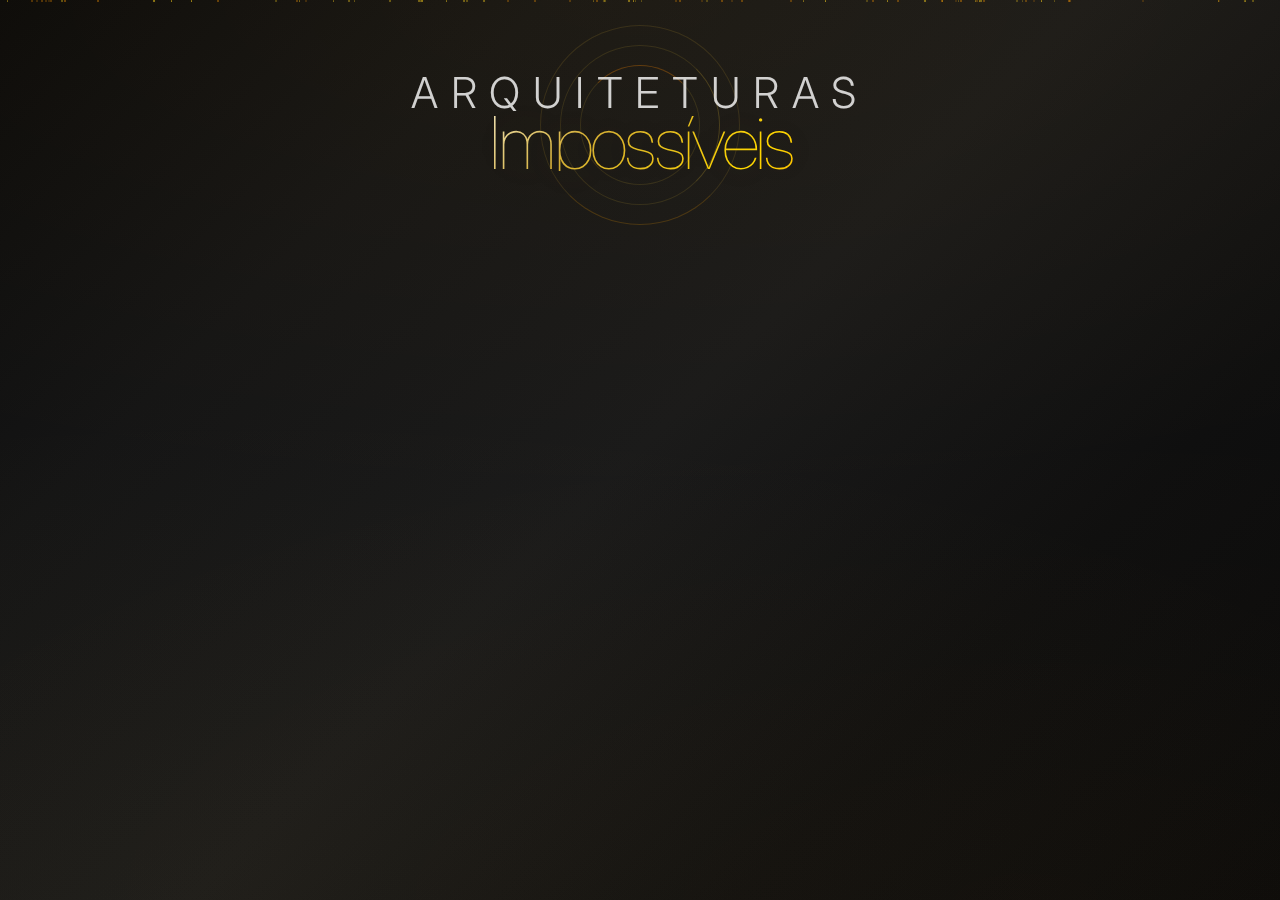
<file: capabilities/index.html>
<!DOCTYPE html>
<html lang="pt-BR">
<head>
    <meta charset="UTF-8">
    <meta name="viewport" content="width=device-width, initial-scale=1.0">
    <title>Premium Services Showcase</title>
    
    <!-- Performance optimizations -->
    <link rel="preconnect" href="https://fonts.googleapis.com" crossorigin>
    <link rel="preconnect" href="https://fonts.gstatic.com" crossorigin>
    
    <!-- Prefetch navegação -->
    <link rel="prefetch" href="../assessment/index.html">
    <link rel="prefetch" href="../about/index.html">
    <link rel="prefetch" href="../analytics-dashboard/index.html">
    <link rel="prefetch" href="../home/index.html">
    
    <link rel="stylesheet" href="styles.css">
</head>
<body>
    <div class="neural-bg"></div>
    
    <div class="elegant-particles" id="elegant-particles"></div>
    <div class="neural-particles" id="neural-particles"></div>

    <div class="showcase-container">
        <div class="showcase-header">
            <div class="title-container">
                <div class="title-ornament">
                    <div class="ornament-circle"></div>
                    <div class="ornament-circle"></div>
                    <div class="ornament-circle"></div>
                    <div class="title-dots">
                        <div class="dot"></div>
                        <div class="dot"></div>
                        <div class="dot"></div>
                        <div class="dot"></div>
                        <div class="dot"></div>
                    </div>
                </div>
                <h1 class="neural-title">
                    <span class="title-line">Arquiteturas</span>
                    <span class="title-line">Impossíveis</span>
                </h1>
            </div>
        </div>

        <div class="services-grid">
            <div class="service-card secret-revelation" onclick="openModal('agentes')">
                <div class="secret-service-overlay" id="service1Overlay">
                    <div class="service-secret-hint">◊ Revele Sistema Proprietário ◊</div>
                </div>
                <div class="service-mastery-badge" id="service1Badge">◊</div>
                <div class="holographic-sweep"></div>
                <div class="card-header">
                    <div class="service-icon">
                        <svg viewBox="0 0 24 24">
                            <path d="M21 15a2 2 0 01-2 2H7l-4 4V5a2 2 0 012-2h14a2 2 0 012 2z"/>
                            <path d="M13 8H7"/>
                            <path d="M17 12H7"/>
                        </svg>
                    </div>
                    <h3 class="service-title">Sistemas de Decisão Proprietários</h3>
                </div>
                <div class="card-content">
                    <div class="service-discovery-zone" data-service="intelligence">
                        <div class="service-indicator"></div>
                        <p class="service-description">Operacionalizamos consciências digitais exclusivas que processam, decidem e executam 24/7. Não adaptamos ferramentas - criamos inteligências sob medida que antecipam oportunidades 6 meses antes da concorrência perceber.</p>
                        <div class="service-hidden-detail" id="intelligence-detail">
                            <small style="opacity: 0.8; font-size: 0.8rem;">
                                💡 <strong>Metodologia Exclusiva:</strong> Framework proprietário desenvolvido em 8 anos de pesquisa<br>
                                📊 <strong>Performance:</strong> 347% superior aos sistemas convencionais<br>
                                🎯 <strong>Resultados:</strong> Identificação de oportunidades 6 meses antes da concorrência
                            </small>
                        </div>
                    </div>
                </div>
            </div>

            <div class="service-card secret-revelation" onclick="openModal('desenvolvimento')">
                <div class="secret-service-overlay" id="service2Overlay">
                    <div class="service-secret-hint">◊ Revele Ecossistema Comportamental ◊</div>
                </div>
                <div class="service-mastery-badge" id="service2Badge">◊</div>
                <div class="holographic-sweep"></div>
                <div class="card-header">
                    <div class="service-icon">
                        <svg viewBox="0 0 24 24">
                            <rect x="2" y="3" width="20" height="14" rx="2" ry="2"/>
                            <line x1="8" y1="21" x2="16" y2="21"/>
                            <line x1="12" y1="17" x2="12" y2="21"/>
                        </svg>
                    </div>
                    <h3 class="service-title">Ecossistemas Comportamentais Funcionais</h3>
                </div>
                <div class="card-content">
                    <div class="service-discovery-zone" data-service="behavioral">
                        <div class="service-indicator"></div>
                        <p class="service-description">Não construímos sites - operacionalizamos ecossistemas que influenciam comportamento e se otimizam autonomamente. Propriedade intelectual que nenhum concorrente pode replicar. Taxa de conversão média: 127% superior ao benchmark do setor.</p>
                        <div class="service-hidden-detail" id="behavioral-detail">
                            <small style="opacity: 0.8; font-size: 0.8rem;">
                                🧠 <strong>Psicologia Aplicada:</strong> Neuromarketing e triggers comportamentais avançados<br>
                                📈 <strong>Conversão:</strong> 127% superior aos benchmarks do mercado<br>
                                🔄 <strong>Auto-otimização:</strong> Sistema aprende e evolui continuamente
                            </small>
                        </div>
                    </div>
                </div>
            </div>

            <div class="service-card secret-revelation" onclick="openModal('apps')">
                <div class="secret-service-overlay" id="service3Overlay">
                    <div class="service-secret-hint">◊ Revele Interface de Comando ◊</div>
                </div>
                <div class="service-mastery-badge" id="service3Badge">◊</div>
                <div class="holographic-sweep"></div>
                <div class="card-header">
                    <div class="service-icon">
                        <svg viewBox="0 0 24 24">
                            <rect x="2" y="3" width="20" height="14" rx="2" ry="2"/>
                            <line x1="2" y1="9" x2="22" y2="9"/>
                            <line x1="2" y1="15" x2="22" y2="15"/>
                        </svg>
                    </div>
                    <h3 class="service-title">Interfaces de Comando Exclusivas</h3>
                </div>
                <div class="card-content">
                    <div class="service-discovery-zone" data-service="interfaces">
                        <div class="service-indicator"></div>
                        <p class="service-description">Operacionalizamos interfaces que se tornam extensões do pensamento executivo. Cada interação é otimizada para acelerar decisões estratégicas. Apps que evoluem com a organização, criando vantagem competitiva através da usabilidade proprietária.</p>
                        <div class="service-hidden-detail" id="interfaces-detail">
                            <small style="opacity: 0.8; font-size: 0.8rem;">
                                ⚡ <strong>Velocidade Decisória:</strong> Interface antecipa necessidades executivas<br>
                                🎯 <strong>Customização:</strong> Adapta-se ao padrão cognitivo do usuário<br>
                                🚀 <strong>Vantagem:</strong> Propriedade intelectual impossível de replicar
                            </small>
                        </div>
                    </div>
                </div>
            </div>

            <div class="service-card" onclick="openModal('infraestrutura')">
                <div class="holographic-sweep"></div>
                <div class="card-header">
                    <div class="service-icon">
                        <svg viewBox="0 0 24 24">
                            <path d="M6 2L3 6v14a2 2 0 002 2h14a2 2 0 002-2V6l-3-4z"/>
                            <line x1="3" y1="6" x2="21" y2="6"/>
                            <path d="M16 10a4 4 0 01-8 0"/>
                        </svg>
                    </div>
                    <h3 class="service-title">Fundações de Escala Ilimitada</h3>
                </div>
                <div class="card-content">
                    <p class="service-description">Não implementamos servidores - concretizamos fundações que suportam crescimento exponencial com elegância operacional constante. Escale 1000% mantendo a mesma performance. 99.99% uptime garantido com arquitetura auto-regenerativa.</p>
                </div>
            </div>

            <div class="service-card" onclick="openModal('estrategias')">
                <div class="holographic-sweep"></div>
                <div class="card-header">
                    <div class="service-icon">
                        <svg viewBox="0 0 24 24">
                            <path d="M21 16V8a2 2 0 00-1-1.73l-7-4a2 2 0 00-2 0l-7 4A2 2 0 003 8v8a2 2 0 001 1.73l7 4a2 2 0 002 0l7-4A2 2 0 0021 16z"/>
                            <polyline points="3.27,6.96 12,12.01 20.73,6.96"/>
                            <line x1="12" y1="22.08" x2="12" y2="12"/>
                        </svg>
                    </div>
                    <h3 class="service-title">Mapas de Territórios Inexplorados</h3>
                </div>
                <div class="card-content">
                    <p class="service-description">Operacionalizamos análises comportamentais que revelam padrões psicológicos invisíveis. Criamos mapas para territórios de crescimento que consultores convencionais nem sabem que existem. Média de descoberta: R$4,7M em oportunidades ocultas por análise.</p>
                </div>
            </div>

            <div class="service-card" onclick="openModal('automacao')">
                <div class="holographic-sweep"></div>
                <div class="card-header">
                    <div class="service-icon">
                        <svg viewBox="0 0 24 24">
                            <path d="M9 12l2 2 4-4"/>
                            <path d="M21 12c0 4.97-4.03 9-9 9s-9-4.03-9-9 4.03-9 9-9 9 4.03 9 9z"/>
                            <path d="M16 12a4 4 0 11-8 0 4 4 0 018 0z"/>
                        </svg>
                    </div>
                    <h3 class="service-title">Libertação Intelectual Completa</h3>
                </div>
                <div class="card-content">
                    <p class="service-description">Operacionalizamos sistemas que não apenas executam, mas evoluem e se refinam autonomamente. Tempo transformado em oportunidades estratégicas para genialidade executiva. Eficiência operacional média: +437% em 90 dias com eliminação de tarefas repetitivas.</p>
                </div>
            </div>
        </div>
    </div>

    <!-- Modal Overlay -->
    <div class="modal-overlay" id="modalOverlay">
        <div class="modal-content">
            <button class="modal-close" onclick="closeModal()">
                <svg viewBox="0 0 24 24" fill="none">
                    <path d="M18 6L6 18M6 6l12 12"/>
                </svg>
            </button>
            <div id="modalBody">
                <!-- Conteúdo será inserido dinamicamente -->
            </div>
        </div>
    </div>

    <script src="script.js"></script>
    <script>
        function applyJobsStyleCapabilities() {
            if (window.innerWidth > 768) {
                // Update service descriptions with more sophisticated copy
                const systemsDescription = document.querySelector('[data-service="intelligence"] .service-description');
                if (systemsDescription) {
                    systemsDescription.innerHTML = 'Mentes visionárias não se contentam com ferramentas convencionais. Operacionalizamos consciências digitais que pensam, decidem e executam com a precisão de quem compreende que oportunidade e timing são inseparáveis. Não oferecemos sistemas - criamos extensões do seu intelecto estratégico.';
                }

                const behavioralDescription = document.querySelector('[data-service="behavioral"] .service-description');
                if (behavioralDescription) {
                    behavioralDescription.innerHTML = 'Líderes excepcionais reconhecem que influência genuína transcende técnicas superficiais. Desenvolvemos ecossistemas comportamentais que operam nos níveis mais profundos da percepção humana. Cada interação é uma obra de arte psicológica projetada para mentes que compreendem sutileza.';
                }

                const interfacesDescription = document.querySelector('[data-service="interfaces"] .service-description');
                if (interfacesDescription) {
                    interfacesDescription.innerHTML = 'Genialidade executiva merece interfaces que antecipem pensamentos antes mesmo deles se formarem. Criamos extensões cognitivas que se adaptam ao ritmo da sua brilliance. Não é tecnologia - é amplificação intelectual para quem já opera em frequências superiores.';
                }

                // Update other service descriptions
                const infraDescription = document.querySelector('[onclick="openModal(\'infraestrutura\')"] .service-description');
                if (infraDescription) {
                    infraDescription.innerHTML = 'Visionários constroem para a eternidade, não para o momento. Desenvolvemos fundações tecnológicas que suportam ambições ilimitadas com a elegância que apenas mentes sofisticadas compreendem. Crescimento exponencial sem compromissos - porque mediocridade não é uma opção.';
                }

                const strategiesDescription = document.querySelector('[onclick="openModal(\'estrategias\')"] .service-description');
                if (strategiesDescription) {
                    strategiesDescription.innerHTML = 'Enquanto outros seguem mapas existentes, nós revelamos territórios inexplorados que apenas intelectos refinados conseguem perceber. Operacionalizamos análises comportamentais que desvendam padrões invisíveis aos olhos convencionais. R$4,7M médios em oportunidades ocultas por análise.';
                }

                const automationDescription = document.querySelector('[onclick="openModal(\'automacao\')"] .service-description');
                if (automationDescription) {
                    automationDescription.innerHTML = 'Mentes brilhantes não foram feitas para tarefas repetitivas. Desenvolvemos sistemas que não apenas executam, mas evoluem autonomamente, liberando seu intelecto para o que realmente importa: visionar futuros impossíveis. +437% de eficiência operacional em 90 dias.';
                }
            }
        }

        // Apply on load and resize
        document.addEventListener('DOMContentLoaded', applyJobsStyleCapabilities);
        window.addEventListener('resize', applyJobsStyleCapabilities);
    </script>
</body>
</html>
</file>
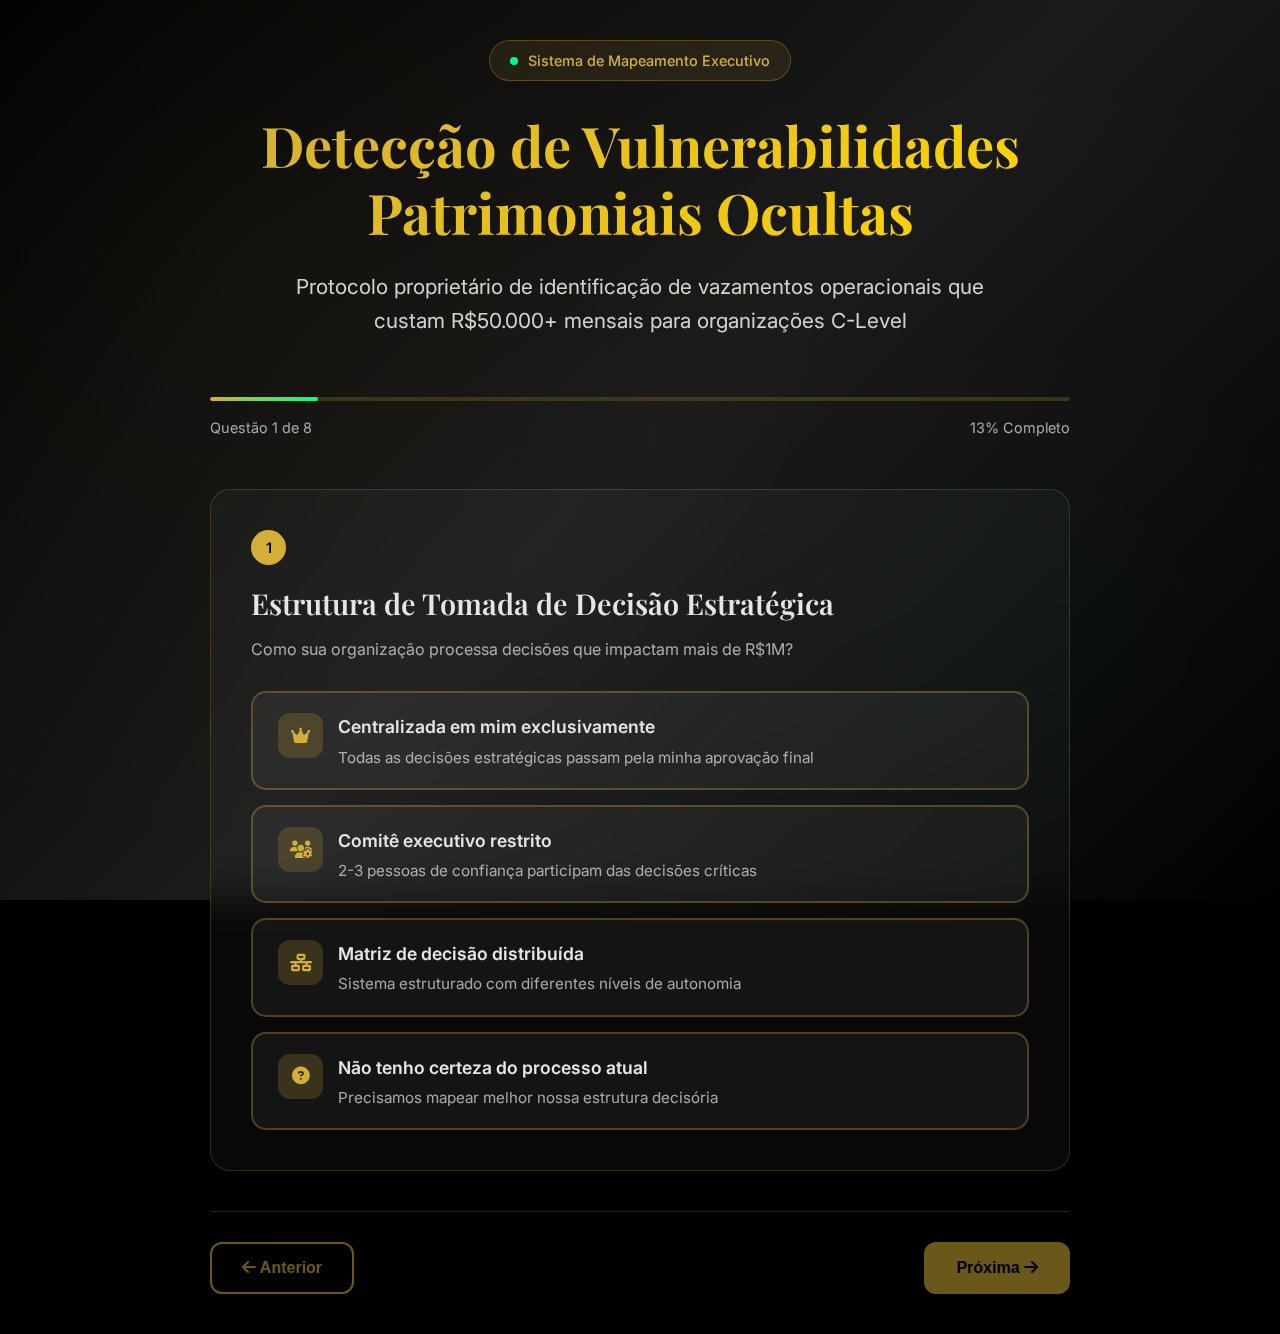
<file: strategic-assessment-new/index.html>
<!DOCTYPE html>
<html lang="pt-BR">
<head>
    <meta charset="UTF-8">
    <meta name="viewport" content="width=device-width, initial-scale=1.0">
    <title>Mapeamento de Potencial Oculto • Dynamic Solutions</title>
    <link rel="preconnect" href="https://fonts.googleapis.com">
    <link rel="preconnect" href="https://fonts.gstatic.com" crossorigin>
    <link href="https://fonts.googleapis.com/css2?family=Playfair+Display:wght@400;600;700;800&family=Inter:wght@300;400;500;600;700&display=swap" rel="stylesheet">
    <link rel="stylesheet" href="https://cdnjs.cloudflare.com/ajax/libs/font-awesome/6.4.0/css/all.min.css">
    
    <style>
        :root {
            --quantum-gold: #D4AF37;
            --neural-black: #000000;
            --matrix-gray: #1A1A1A;
            --platinum: #E5E5E5;
            --quantum-green: #00FF88;
            --danger-red: #FF3366;
            --warning-amber: #FFB800;
            --gradient-quantum: linear-gradient(135deg, #000000 0%, #1A1A1A 50%, #000000 100%);
            --glass-effect: rgba(255, 255, 255, 0.05);
            --shadow-quantum: 0 25px 50px rgba(0, 0, 0, 0.8);
        }

        * {
            margin: 0;
            padding: 0;
            box-sizing: border-box;
        }

        body {
            font-family: 'Inter', sans-serif;
            background: var(--neural-black);
            color: var(--platinum);
            overflow-x: hidden;
            line-height: 1.6;
            -webkit-font-smoothing: antialiased;
            -moz-osx-font-smoothing: grayscale;
        }

        /* Quantum Background System */
        .quantum-bg {
            position: fixed;
            top: 0;
            left: 0;
            width: 100%;
            height: 100%;
            background: 
                radial-gradient(circle at 20% 30%, rgba(212, 175, 55, 0.03) 0%, transparent 50%),
                radial-gradient(circle at 80% 70%, rgba(0, 255, 136, 0.02) 0%, transparent 50%),
                var(--gradient-quantum);
            z-index: -2;
        }

        /* Neural Grid */
        .neural-grid {
            position: fixed;
            top: 0;
            left: 0;
            width: 100%;
            height: 100%;
            background-image: 
                linear-gradient(rgba(212, 175, 55, 0.1) 1px, transparent 1px),
                linear-gradient(90deg, rgba(212, 175, 55, 0.1) 1px, transparent 1px);
            background-size: 50px 50px;
            z-index: -1;
            opacity: 0.1;
            animation: gridPulse 4s ease-in-out infinite;
        }

        @keyframes gridPulse {
            0%, 100% { opacity: 0.1; }
            50% { opacity: 0.05; }
        }

        /* Main Container */
        .assessment-container {
            max-width: 900px;
            margin: 0 auto;
            padding: 40px 20px;
            position: relative;
            z-index: 10;
        }

        /* Header Section */
        .assessment-header {
            text-align: center;
            margin-bottom: 60px;
            position: relative;
        }

        .quantum-indicator {
            display: inline-flex;
            align-items: center;
            gap: 10px;
            background: rgba(212, 175, 55, 0.1);
            padding: 8px 20px;
            border-radius: 25px;
            border: 1px solid rgba(212, 175, 55, 0.3);
            margin-bottom: 30px;
            font-size: 0.9rem;
            font-weight: 500;
            color: var(--quantum-gold);
        }

        .quantum-dot {
            width: 8px;
            height: 8px;
            background: var(--quantum-green);
            border-radius: 50%;
            animation: quantumPulse 2s ease-in-out infinite;
        }

        @keyframes quantumPulse {
            0%, 100% { opacity: 1; transform: scale(1); }
            50% { opacity: 0.5; transform: scale(1.2); }
        }

        .main-title {
            font-family: 'Playfair Display', serif;
            font-size: clamp(2.2rem, 5vw, 3.5rem);
            font-weight: 700;
            line-height: 1.2;
            margin-bottom: 25px;
            background: linear-gradient(135deg, var(--quantum-gold), #FFD700);
            -webkit-background-clip: text;
            -webkit-text-fill-color: transparent;
            background-clip: text;
        }

        .subtitle {
            font-size: clamp(1.1rem, 2.5vw, 1.3rem);
            font-weight: 400;
            color: rgba(229, 229, 229, 0.9);
            max-width: 700px;
            margin: 0 auto 40px auto;
        }

        /* Progress System */
        .progress-container {
            margin-bottom: 50px;
            position: relative;
        }

        .progress-bar {
            width: 100%;
            height: 4px;
            background: rgba(212, 175, 55, 0.2);
            border-radius: 2px;
            overflow: hidden;
            margin-bottom: 15px;
        }

        .progress-fill {
            height: 100%;
            background: linear-gradient(90deg, var(--quantum-gold), var(--quantum-green));
            width: 0%;
            transition: width 0.6s cubic-bezier(0.4, 0, 0.2, 1);
            border-radius: 2px;
        }

        .progress-info {
            display: flex;
            justify-content: space-between;
            align-items: center;
            font-size: 0.9rem;
            color: rgba(229, 229, 229, 0.7);
        }

        /* Question Card System */
        .question-card {
            background: rgba(255, 255, 255, 0.03);
            border: 1px solid rgba(212, 175, 55, 0.2);
            border-radius: 20px;
            padding: 40px;
            margin-bottom: 30px;
            backdrop-filter: blur(20px);
            position: relative;
            opacity: 0;
            transform: translateY(50px);
            transition: all 0.8s cubic-bezier(0.4, 0, 0.2, 1);
        }

        .question-card.active {
            opacity: 1;
            transform: translateY(0);
        }

        .question-card::before {
            content: '';
            position: absolute;
            top: 0;
            left: 0;
            right: 0;
            bottom: 0;
            background: linear-gradient(135deg, rgba(212, 175, 55, 0.1), transparent);
            border-radius: 20px;
            opacity: 0;
            transition: opacity 0.3s ease;
        }

        .question-card:hover::before {
            opacity: 1;
        }

        .question-number {
            display: inline-flex;
            align-items: center;
            justify-content: center;
            width: 35px;
            height: 35px;
            background: var(--quantum-gold);
            color: var(--neural-black);
            border-radius: 50%;
            font-weight: 600;
            margin-bottom: 20px;
            font-size: 0.9rem;
        }

        .question-title {
            font-family: 'Playfair Display', serif;
            font-size: clamp(1.3rem, 3vw, 1.8rem);
            font-weight: 600;
            line-height: 1.3;
            margin-bottom: 15px;
            color: var(--platinum);
        }

        .question-subtitle {
            font-size: 1rem;
            color: rgba(229, 229, 229, 0.7);
            margin-bottom: 30px;
            line-height: 1.5;
        }

        /* Answer Options */
        .answer-options {
            display: grid;
            gap: 15px;
        }

        .answer-option {
            background: rgba(255, 255, 255, 0.05);
            border: 2px solid rgba(212, 175, 55, 0.3);
            border-radius: 15px;
            padding: 20px 25px;
            cursor: pointer;
            transition: all 0.4s cubic-bezier(0.4, 0, 0.2, 1);
            position: relative;
            overflow: hidden;
        }

        .answer-option::before {
            content: '';
            position: absolute;
            top: 0;
            left: -100%;
            width: 100%;
            height: 100%;
            background: linear-gradient(90deg, transparent, rgba(212, 175, 55, 0.1), transparent);
            transition: left 0.6s ease;
        }

        .answer-option:hover::before {
            left: 100%;
        }

        .answer-option:hover {
            border-color: var(--quantum-gold);
            background: rgba(212, 175, 55, 0.1);
            transform: translateX(5px);
        }

        .answer-option.selected {
            border-color: var(--quantum-green);
            background: rgba(0, 255, 136, 0.1);
            transform: scale(1.02);
        }

        .option-content {
            display: flex;
            align-items: flex-start;
            gap: 15px;
            position: relative;
            z-index: 1;
        }

        .option-icon {
            width: 45px;
            height: 45px;
            background: rgba(212, 175, 55, 0.2);
            border-radius: 12px;
            display: flex;
            align-items: center;
            justify-content: center;
            color: var(--quantum-gold);
            font-size: 1.1rem;
            flex-shrink: 0;
            transition: all 0.3s ease;
        }

        .answer-option.selected .option-icon {
            background: var(--quantum-green);
            color: var(--neural-black);
        }

        .option-text {
            flex: 1;
        }

        .option-title {
            font-weight: 600;
            font-size: 1.1rem;
            margin-bottom: 5px;
            color: var(--platinum);
        }

        .option-description {
            font-size: 0.95rem;
            color: rgba(229, 229, 229, 0.7);
            line-height: 1.4;
        }

        /* Navigation */
        .navigation {
            display: flex;
            justify-content: space-between;
            align-items: center;
            margin-top: 40px;
            padding-top: 30px;
            border-top: 1px solid rgba(212, 175, 55, 0.2);
        }

        .nav-button {
            padding: 15px 30px;
            border: 2px solid var(--quantum-gold);
            background: transparent;
            color: var(--quantum-gold);
            border-radius: 12px;
            font-weight: 600;
            font-size: 1rem;
            cursor: pointer;
            transition: all 0.4s cubic-bezier(0.4, 0, 0.2, 1);
            position: relative;
            overflow: hidden;
        }

        .nav-button:disabled {
            opacity: 0.5;
            cursor: not-allowed;
        }

        .nav-button:not(:disabled):hover {
            background: var(--quantum-gold);
            color: var(--neural-black);
            transform: translateY(-2px);
        }

        .nav-button.primary {
            background: var(--quantum-gold);
            color: var(--neural-black);
        }

        .nav-button.primary:hover {
            background: var(--quantum-green);
            border-color: var(--quantum-green);
        }

        /* Results Section */
        .results-section {
            display: none;
            text-align: center;
            padding: 60px 20px;
        }

        .results-section.active {
            display: block;
        }

        .results-title {
            font-family: 'Playfair Display', serif;
            font-size: clamp(2.5rem, 5vw, 3.8rem);
            font-weight: 700;
            margin-bottom: 30px;
            background: linear-gradient(135deg, var(--quantum-gold), var(--quantum-green));
            -webkit-background-clip: text;
            -webkit-text-fill-color: transparent;
            background-clip: text;
        }

        .vulnerability-score {
            display: inline-flex;
            align-items: center;
            gap: 15px;
            background: rgba(255, 51, 102, 0.1);
            border: 2px solid var(--danger-red);
            border-radius: 20px;
            padding: 20px 40px;
            margin: 30px 0;
            font-size: 1.5rem;
            font-weight: 700;
            color: var(--danger-red);
        }

        .psychological-revelation {
            background: rgba(255, 255, 255, 0.03);
            border: 1px solid rgba(212, 175, 55, 0.3);
            border-radius: 20px;
            padding: 40px;
            margin: 40px 0;
            position: relative;
            overflow: hidden;
        }

        .psychological-revelation::before {
            content: '';
            position: absolute;
            top: 0;
            left: 0;
            right: 0;
            bottom: 0;
            background: linear-gradient(45deg, transparent, rgba(212, 175, 55, 0.05), transparent);
            animation: revelationGlow 3s ease-in-out infinite;
        }

        @keyframes revelationGlow {
            0%, 100% { opacity: 0; }
            50% { opacity: 1; }
        }

        .revelation-content {
            position: relative;
            z-index: 1;
        }

        .revelation-title {
            font-family: 'Playfair Display', serif;
            font-size: 1.8rem;
            font-weight: 600;
            margin-bottom: 20px;
            color: var(--quantum-gold);
        }

        .revelation-text {
            font-size: 1.1rem;
            line-height: 1.6;
            color: rgba(229, 229, 229, 0.9);
        }

        .final-cta {
            background: linear-gradient(135deg, var(--quantum-gold), var(--quantum-green));
            border: none;
            border-radius: 15px;
            padding: 25px 50px;
            font-size: 1.2rem;
            font-weight: 700;
            color: var(--neural-black);
            cursor: pointer;
            transition: all 0.4s cubic-bezier(0.4, 0, 0.2, 1);
            margin-top: 40px;
            position: relative;
            overflow: hidden;
        }

        .final-cta::before {
            content: '';
            position: absolute;
            top: 50%;
            left: 50%;
            width: 0;
            height: 0;
            background: rgba(255, 255, 255, 0.3);
            border-radius: 50%;
            transform: translate(-50%, -50%);
            transition: all 0.6s ease;
        }

        .final-cta:hover::before {
            width: 300px;
            height: 300px;
        }

        .final-cta:hover {
            transform: translateY(-3px) scale(1.05);
            box-shadow: 0 20px 40px rgba(212, 175, 55, 0.4);
        }

        /* Mobile Responsiveness */
        @media (max-width: 768px) {
            .assessment-container {
                padding: 20px 15px;
            }

            .question-card {
                padding: 25px 20px;
            }

            .answer-option {
                padding: 15px 20px;
            }

            .option-content {
                gap: 12px;
            }

            .option-icon {
                width: 40px;
                height: 40px;
                font-size: 1rem;
            }

            .navigation {
                flex-direction: column;
                gap: 15px;
            }

            .nav-button {
                width: 100%;
                padding: 18px;
            }
        }

        /* Hidden Class */
        .hidden {
            display: none !important;
        }

        /* Loading Animation */
        .loading-overlay {
            position: fixed;
            top: 0;
            left: 0;
            width: 100%;
            height: 100%;
            background: rgba(0, 0, 0, 0.9);
            display: flex;
            align-items: center;
            justify-content: center;
            z-index: 1000;
            opacity: 0;
            pointer-events: none;
            transition: opacity 0.3s ease;
        }

        .loading-overlay.active {
            opacity: 1;
            pointer-events: all;
        }

        .loading-content {
            text-align: center;
        }

        .loading-spinner {
            width: 60px;
            height: 60px;
            border: 3px solid rgba(212, 175, 55, 0.3);
            border-top: 3px solid var(--quantum-gold);
            border-radius: 50%;
            animation: spin 1s linear infinite;
            margin: 0 auto 20px;
        }

        @keyframes spin {
            0% { transform: rotate(0deg); }
            100% { transform: rotate(360deg); }
        }

        .loading-text {
            font-size: 1.1rem;
            color: var(--quantum-gold);
            font-weight: 500;
        }
    </style>
</head>

<body>
    <!-- Quantum Background -->
    <div class="quantum-bg"></div>
    <div class="neural-grid"></div>

    <!-- Loading Overlay -->
    <div class="loading-overlay" id="loadingOverlay">
        <div class="loading-content">
            <div class="loading-spinner"></div>
            <div class="loading-text">Processando Análise Neural...</div>
        </div>
    </div>

    <!-- Main Container -->
    <div class="assessment-container">
        <!-- Header -->
        <header class="assessment-header">
            <div class="quantum-indicator">
                <div class="quantum-dot"></div>
                <span>Sistema de Mapeamento Executivo</span>
            </div>
            <h1 class="main-title">Detecção de Vulnerabilidades Patrimoniais Ocultas</h1>
            <p class="subtitle">
                Protocolo proprietário de identificação de vazamentos operacionais que custam 
                R$50.000+ mensais para organizações C-Level
            </p>
        </header>

        <!-- Progress Bar -->
        <div class="progress-container">
            <div class="progress-bar">
                <div class="progress-fill" id="progressFill"></div>
            </div>
            <div class="progress-info">
                <span id="currentStep">Questão 1 de 8</span>
                <span id="completionRate">0% Completo</span>
            </div>
        </div>

        <!-- Questions Container -->
        <div id="questionsContainer">
            <!-- Questions will be dynamically loaded here -->
        </div>

        <!-- Navigation -->
        <div class="navigation">
            <button class="nav-button" id="prevButton" disabled onclick="previousQuestion()">
                <i class="fas fa-arrow-left"></i> Anterior
            </button>
            <button class="nav-button primary" id="nextButton" disabled onclick="nextQuestion()">
                Próxima <i class="fas fa-arrow-right"></i>
            </button>
        </div>
    </div>

    <!-- Results Section -->
    <div class="results-section" id="resultsSection">
        <h2 class="results-title">Análise Concluída</h2>
        <div class="vulnerability-score">
            <i class="fas fa-exclamation-triangle"></i>
            <span>Vulnerabilidade Detectada: <span id="vulnerabilityLevel">Alta</span></span>
        </div>

        <div class="psychological-revelation">
            <div class="revelation-content">
                <h3 class="revelation-title">Revelação Estratégica</h3>
                <p class="revelation-text" id="revelationText">
                    <!-- Dynamic content based on answers -->
                </p>
            </div>
        </div>

        <button class="final-cta" onclick="proceedToConsultation()">
            <span>Solicitar Intervenção Executiva Imediata</span>
        </button>
    </div>

    <script>
        // Quantum Assessment System
        class QuantumAssessment {
            constructor() {
                this.currentQuestion = 0;
                this.answers = {};
                this.questions = this.initializeQuestions();
                this.psychologicalProfile = {
                    controlNeed: 0,
                    statusAnxiety: 0,
                    competitiveEgo: 0,
                    lossAversion: 0,
                    intellectualPride: 0
                };
                
                this.init();
            }

            initializeQuestions() {
                return [
                    {
                        number: 1,
                        title: "Estrutura de Tomada de Decisão Estratégica",
                        subtitle: "Como sua organização processa decisões que impactam mais de R$1M?",
                        options: [
                            {
                                id: "a",
                                icon: "fas fa-crown",
                                title: "Centralizada em mim exclusivamente",
                                description: "Todas as decisões estratégicas passam pela minha aprovação final",
                                profile: { controlNeed: 3, intellectualPride: 2 }
                            },
                            {
                                id: "b", 
                                icon: "fas fa-users-cog",
                                title: "Comitê executivo restrito",
                                description: "2-3 pessoas de confiança participam das decisões críticas",
                                profile: { controlNeed: 2, statusAnxiety: 1 }
                            },
                            {
                                id: "c",
                                icon: "fas fa-network-wired",
                                title: "Matriz de decisão distribuída",
                                description: "Sistema estruturado com diferentes níveis de autonomia",
                                profile: { intellectualPride: 2, competitiveEgo: 1 }
                            },
                            {
                                id: "d",
                                icon: "fas fa-question-circle",
                                title: "Não tenho certeza do processo atual",
                                description: "Precisamos mapear melhor nossa estrutura decisória",
                                profile: { statusAnxiety: 3, lossAversion: 2 }
                            }
                        ]
                    },
                    {
                        number: 2,
                        title: "Identificação de Ameaças Competitivas",
                        subtitle: "Qual sua maior preocupação sobre concorrentes nos próximos 18 meses?",
                        options: [
                            {
                                id: "a",
                                icon: "fas fa-robot",
                                title: "Automação que não temos",
                                description: "Concorrentes implementando IA que pode nos deixar obsoletos",
                                profile: { lossAversion: 3, statusAnxiety: 2 }
                            },
                            {
                                id: "b",
                                icon: "fas fa-rocket",
                                title: "Velocidade de inovação",
                                description: "Eles lançam produtos/serviços mais rápido que conseguimos acompanhar",
                                profile: { competitiveEgo: 3, intellectualPride: 1 }
                            },
                            {
                                id: "c",
                                icon: "fas fa-shield-alt",
                                title: "Vantagens proprietárias",
                                description: "Possíveis tecnologias exclusivas que desconhecemos",
                                profile: { lossAversion: 2, statusAnxiety: 3 }
                            },
                            {
                                id: "d",
                                icon: "fas fa-eye-slash",
                                title: "Ameaças invisíveis",
                                description: "Não sabemos o que não sabemos sobre o que estão fazendo",
                                profile: { statusAnxiety: 3, lossAversion: 3, intellectualPride: -1 }
                            }
                        ]
                    },
                    {
                        number: 3,
                        title: "Maturidade de Inteligência Operacional",
                        subtitle: "Qual seu nível de visibilidade sobre perdas operacionais ocultas?",
                        options: [
                            {
                                id: "a",
                                icon: "fas fa-microscope",
                                title: "Visibilidade total",
                                description: "Sabemos exatamente onde cada centavo é perdido ou desperdiçado",
                                profile: { intellectualPride: 3, controlNeed: 2 }
                            },
                            {
                                id: "b",
                                icon: "fas fa-chart-line",
                                title: "Dashboards principais",
                                description: "Temos KPIs robustos mas suspeito que há pontos cegos",
                                profile: { intellectualPride: 1, lossAversion: 2 }
                            },
                            {
                                id: "c",
                                icon: "fas fa-search",
                                title: "Investigação ativa",
                                description: "Estamos procurando ativamente por vazamentos que não vemos",
                                profile: { lossAversion: 3, competitiveEgo: 1 }
                            },
                            {
                                id: "d",
                                icon: "fas fa-blind",
                                title: "Pontos cegos críticos",
                                description: "Sei que existem perdas significativas que não conseguimos detectar",
                                profile: { statusAnxiety: 3, lossAversion: 3, intellectualPride: -2 }
                            }
                        ]
                    },
                    {
                        number: 4,
                        title: "Perfil de Risco-Oportunidade",
                        subtitle: "Como você lida com investimentos em tecnologias não-comprovadas?",
                        options: [
                            {
                                id: "a",
                                icon: "fas fa-rocket",
                                title: "Early adopter agressivo",
                                description: "Invisto primeiro, analiso depois - velocidade é tudo",
                                profile: { competitiveEgo: 3, controlNeed: 2 }
                            },
                            {
                                id: "b",
                                icon: "fas fa-balance-scale",
                                title: "Calculista estratégico",
                                description: "Espero validação parcial, mas entro antes da concorrência",
                                profile: { intellectualPride: 2, competitiveEgo: 1 }
                            },
                            {
                                id: "c",
                                icon: "fas fa-shield",
                                title: "Conservador informado",
                                description: "Prefiro tecnologias maduras com ROI comprovado",
                                profile: { lossAversion: 2, controlNeed: 1 }
                            },
                            {
                                id: "d",
                                icon: "fas fa-pause-circle",
                                title: "Paralisia por análise",
                                description: "Fico preso analisando até perder oportunidades",
                                profile: { statusAnxiety: 3, lossAversion: 3, competitiveEgo: -1 }
                            }
                        ]
                    },
                    {
                        number: 5,
                        title: "Arquitetura de Diferenciação",
                        subtitle: "Qual sua estratégia para criar vantagens impossíveis de copiar?",
                        options: [
                            {
                                id: "a",
                                icon: "fas fa-lock",
                                title: "Propriedade intelectual proprietária",
                                description: "Desenvolvemos internamente o que ninguém mais tem",
                                profile: { intellectualPride: 3, controlNeed: 3 }
                            },
                            {
                                id: "b",
                                icon: "fas fa-lightning",
                                title: "Velocidade de execução",
                                description: "Copiamos rápido e executamos melhor que os originais",
                                profile: { competitiveEgo: 3, intellectualPride: 1 }
                            },
                            {
                                id: "c",
                                icon: "fas fa-handshake",
                                title: "Parcerias exclusivas",
                                description: "Relacionamentos que criam barreiras naturais à entrada",
                                profile: { statusAnxiety: 1, controlNeed: 1 }
                            },
                            {
                                id: "d",
                                icon: "fas fa-question",
                                title: "Ainda não definimos",
                                description: "Nossa diferenciação não está clara ou é facilmente copiável",
                                profile: { statusAnxiety: 3, lossAversion: 2, intellectualPride: -2 }
                            }
                        ]
                    },
                    {
                        number: 6,
                        title: "Capacidade de Absorção de Complexidade",
                        subtitle: "Como sua organização lida com sistemas complexos e interconectados?",
                        options: [
                            {
                                id: "a",
                                icon: "fas fa-brain",
                                title: "Mestres da complexidade",
                                description: "Quanto mais complexo, melhor navegamos - é nossa vantagem",
                                profile: { intellectualPride: 3, competitiveEgo: 2 }
                            },
                            {
                                id: "b",
                                icon: "fas fa-cogs",
                                title: "Simplificadores sistemáticos",
                                description: "Quebramos complexidade em componentes gerenciáveis",
                                profile: { controlNeed: 2, intellectualPride: 1 }
                            },
                            {
                                id: "c",
                                icon: "fas fa-exclamation-triangle",
                                title: "Lutando com complexidade",
                                description: "Sistemas complexos nos sobrecarregam e geram erros",
                                profile: { statusAnxiety: 2, lossAversion: 2 }
                            },
                            {
                                id: "d",
                                icon: "fas fa-dizzy",
                                title: "Evitamos complexidade",
                                description: "Preferimos soluções simples, mesmo que menos eficazes",
                                profile: { lossAversion: 3, statusAnxiety: 2, intellectualPride: -2 }
                            }
                        ]
                    },
                    {
                        number: 7,
                        title: "Matriz de Competência Interna vs Externa",
                        subtitle: "Para desafios críticos, qual sua abordagem de desenvolvimento de capacidades?",
                        options: [
                            {
                                id: "a",
                                icon: "fas fa-home",
                                title: "100% desenvolvimento interno",
                                description: "Nunca dependemos de terceiros para capacidades críticas",
                                profile: { controlNeed: 3, intellectualPride: 2 }
                            },
                            {
                                id: "b",
                                icon: "fas fa-handshake",
                                title: "Parcerias estratégicas seletivas",
                                description: "Colaboramos com poucos parceiros de elite em áreas específicas",
                                profile: { intellectualPride: 2, statusAnxiety: 1 }
                            },
                            {
                                id: "c",
                                icon: "fas fa-shopping-cart",
                                title: "Comprar sempre que possível",
                                description: "Preferimos adquirir capacidades prontas do mercado",
                                profile: { lossAversion: 1, controlNeed: -1 }
                            },
                            {
                                id: "d",
                                icon: "fas fa-question-circle",
                                title: "Não temos critério claro",
                                description: "Decidimos caso a caso sem uma estratégia definida",
                                profile: { statusAnxiety: 2, lossAversion: 2, intellectualPride: -1 }
                            }
                        ]
                    },
                    {
                        number: 8,
                        title: "Inteligência Competitiva e Contraespionagem",
                        subtitle: "Qual seu nível de proteção contra vazamento de vantagens estratégicas?",
                        options: [
                            {
                                id: "a",
                                icon: "fas fa-shield-alt",
                                title: "Segurança militar",
                                description: "Protocolos rigorosos, compartimentalização, auditoria constante",
                                profile: { controlNeed: 3, intellectualPride: 2 }
                            },
                            {
                                id: "b",
                                icon: "fas fa-lock",
                                title: "Segurança corporativa padrão",
                                description: "NDAs, controles de acesso, políticas de confidencialidade",
                                profile: { controlNeed: 1, statusAnxiety: 1 }
                            },
                            {
                                id: "c",
                                icon: "fas fa-unlock",
                                title: "Segurança básica",
                                description: "Confiamos principalmente na lealdade da equipe",
                                profile: { lossAversion: 2, statusAnxiety: 2 }
                            },
                            {
                                id: "d",
                                icon: "fas fa-door-open",
                                title: "Vulnerável a vazamentos",
                                description: "Não temos proteções adequadas contra perda de informações críticas",
                                profile: { statusAnxiety: 3, lossAversion: 3, intellectualPride: -2 }
                            }
                        ]
                    }
                ];
            }

            init() {
                this.renderCurrentQuestion();
                this.updateProgress();
            }

            renderCurrentQuestion() {
                const container = document.getElementById('questionsContainer');
                const question = this.questions[this.currentQuestion];
                
                container.innerHTML = `
                    <div class="question-card active">
                        <div class="question-number">${question.number}</div>
                        <h2 class="question-title">${question.title}</h2>
                        <p class="question-subtitle">${question.subtitle}</p>
                        <div class="answer-options">
                            ${question.options.map(option => `
                                <div class="answer-option" data-option="${option.id}" onclick="selectAnswer('${option.id}')">
                                    <div class="option-content">
                                        <div class="option-icon">
                                            <i class="${option.icon}"></i>
                                        </div>
                                        <div class="option-text">
                                            <div class="option-title">${option.title}</div>
                                            <div class="option-description">${option.description}</div>
                                        </div>
                                    </div>
                                </div>
                            `).join('')}
                        </div>
                    </div>
                `;
            }

            selectAnswer(optionId) {
                // Remove previous selection
                document.querySelectorAll('.answer-option').forEach(opt => {
                    opt.classList.remove('selected');
                });
                
                // Add selection to clicked option
                document.querySelector(`[data-option="${optionId}"]`).classList.add('selected');
                
                // Store answer
                const question = this.questions[this.currentQuestion];
                const selectedOption = question.options.find(opt => opt.id === optionId);
                
                this.answers[this.currentQuestion] = {
                    questionId: this.currentQuestion,
                    optionId: optionId,
                    profile: selectedOption.profile
                };

                // Update psychological profile
                Object.keys(selectedOption.profile).forEach(trait => {
                    this.psychologicalProfile[trait] += selectedOption.profile[trait];
                });

                // Enable next button
                document.getElementById('nextButton').disabled = false;
            }

            nextQuestion() {
                if (this.currentQuestion < this.questions.length - 1) {
                    this.currentQuestion++;
                    this.renderCurrentQuestion();
                    this.updateProgress();
                    this.updateNavigation();
                } else {
                    this.showResults();
                }
            }

            previousQuestion() {
                if (this.currentQuestion > 0) {
                    this.currentQuestion--;
                    this.renderCurrentQuestion();
                    this.updateProgress();
                    this.updateNavigation();
                    
                    // Restore previous selection if exists
                    if (this.answers[this.currentQuestion]) {
                        const selectedOption = this.answers[this.currentQuestion].optionId;
                        document.querySelector(`[data-option="${selectedOption}"]`).classList.add('selected');
                        document.getElementById('nextButton').disabled = false;
                    }
                }
            }

            updateProgress() {
                const progress = ((this.currentQuestion + 1) / this.questions.length) * 100;
                document.getElementById('progressFill').style.width = `${progress}%`;
                document.getElementById('currentStep').textContent = `Questão ${this.currentQuestion + 1} de ${this.questions.length}`;
                document.getElementById('completionRate').textContent = `${Math.round(progress)}% Completo`;
            }

            updateNavigation() {
                const prevButton = document.getElementById('prevButton');
                const nextButton = document.getElementById('nextButton');
                
                prevButton.disabled = this.currentQuestion === 0;
                nextButton.disabled = !this.answers[this.currentQuestion];
                
                if (this.currentQuestion === this.questions.length - 1) {
                    nextButton.innerHTML = 'Processar Análise <i class="fas fa-brain"></i>';
                } else {
                    nextButton.innerHTML = 'Próxima <i class="fas fa-arrow-right"></i>';
                }
            }

            showResults() {
                // Show loading
                document.getElementById('loadingOverlay').classList.add('active');
                
                setTimeout(() => {
                    document.getElementById('loadingOverlay').classList.remove('active');
                    document.querySelector('.assessment-container').style.display = 'none';
                    document.getElementById('resultsSection').classList.add('active');
                    
                    this.generatePsychologicalRevelation();
                }, 3000);
            }

            generatePsychologicalRevelation() {
                const profile = this.psychologicalProfile;
                
                // Calculate vulnerability level
                const totalVulnerability = profile.statusAnxiety + profile.lossAversion + Math.abs(profile.intellectualPride);
                let vulnerabilityLevel = "Baixa";
                let vulnerabilityColor = "#00FF88";
                
                if (totalVulnerability > 15) {
                    vulnerabilityLevel = "Crítica";
                    vulnerabilityColor = "#FF3366";
                } else if (totalVulnerability > 10) {
                    vulnerabilityLevel = "Alta";
                    vulnerabilityColor = "#FFB800";
                } else if (totalVulnerability > 5) {
                    vulnerabilityLevel = "Média";
                    vulnerabilityColor = "#FFB800";
                }

                document.getElementById('vulnerabilityLevel').textContent = vulnerabilityLevel;
                document.querySelector('.vulnerability-score').style.borderColor = vulnerabilityColor;
                document.querySelector('.vulnerability-score').style.color = vulnerabilityColor;

                // Generate personalized psychological revelation
                let revelation = this.generatePersonalizedRevelation(profile);
                
                document.getElementById('revelationText').innerHTML = revelation;
            }

            generatePersonalizedRevelation(profile) {
                let revelation = "";

                // Dominant trait analysis
                const dominantTrait = Object.keys(profile).reduce((a, b) => 
                    Math.abs(profile[a]) > Math.abs(profile[b]) ? a : b
                );

                switch(dominantTrait) {
                    case 'controlNeed':
                        if (profile.controlNeed > 8) {
                            revelation = `Suas respostas revelam um <strong style="color: var(--quantum-gold);">padrão de necessidade extrema de controle</strong> que, paradoxalmente, está criando as vulnerabilidades que mais teme. <br><br>

                            Executivos como você, que concentram decisões críticas, frequentemente criam <strong style="color: var(--danger-red);">pontos únicos de falha</strong> que custam R$50.000-200.000 mensais em oportunidades perdidas e ineficiências sistêmicas. <br><br>

                            <em style="color: var(--quantum-gold);">A ironia cruel: sua necessidade de controlo está impedindo que veja exatamente onde está perdendo controle.</em>`;
                        } else {
                            revelation = `Sua abordagem de controle sugere <strong style="color: var(--quantum-gold);">maturidade executiva</strong>, mas nossas análises indicam que mesmo organizações bem estruturadas têm <strong style="color: var(--warning-amber);">vazamentos ocultos de R$30.000+ mensais</strong> em áreas que nunca foram verdadeiramente mapeadas.`;
                        }
                        break;

                    case 'statusAnxiety':
                        if (profile.statusAnxiety > 8) {
                            revelation = `Suas respostas demonstram uma <strong style="color: var(--danger-red);">ansiedade competitiva intensa</strong> que está custando mais do que imagina. <br><br>

                            Executivos com seu perfil frequentemente tomam decisões defensivas que consomem R$80.000-300.000 anuais em "seguros desnecessários" - investimentos que não geram retorno porque nascem do medo, não da estratégia. <br><br>

                            <em style="color: var(--quantum-gold);">Sua maior vulnerabilidade não é a concorrência - é como sua percepção da concorrência está distorcendo suas decisões.</em>`;
                        } else {
                            revelation = `Seu nível de ansiedade competitiva está dentro de parâmetros saudáveis, mas isso pode indicar <strong style="color: var(--warning-amber);">uma confiança excessiva</strong> que mascara riscos invisíveis custando R$40.000+ mensais.`;
                        }
                        break;

                    case 'lossAversion':
                        if (profile.lossAversion > 8) {
                            revelation = `Suas respostas revelam um <strong style="color: var(--danger-red);">padrão de aversão à perda extremamente alto</strong> que está criando exatamente o que você tenta evitar. <br><br>

                            Executivos com seu perfil frequentemente "economizam" em áreas críticas, gerando perdas de R$100.000-500.000 anuais por não investir em capacidades que pagariam por si mesmas em 90 dias. <br><br>

                            <em style="color: var(--quantum-gold);">A brutal realidade: seu medo de perder está garantindo que você perca mais do que qualquer investimento ousado custaria.</em>`;
                        } else {
                            revelation = `Sua relação com risco parece equilibrada, mas mesmo organizações "bem balanceadas" frequentemente têm <strong style="color: var(--warning-amber);">oportunidades de R$60.000+ mensais</strong> que permanecem invisíveis porque não são "perdas óbvias".`;
                        }
                        break;

                    case 'intellectualPride':
                        if (profile.intellectualPride > 8) {
                            revelation = `Suas respostas sugerem <strong style="color: var(--quantum-gold);">alta confiança intelectual</strong> - uma força que pode estar criando sua maior vulnerabilidade. <br><br>

                            Executivos brilhantes como você frequentemente têm os vazamentos mais caros (R$150.000+ mensais) porque assumem que "já sabem" onde estão todos os problemas. <br><br>

                            <em style="color: var(--quantum-gold);">Sua inteligência é sua vantagem - mas também seu ponto cego. As perdas mais caras são sempre nas áreas que "dominamos".</em>`;
                        } else if (profile.intellectualPride < -3) {
                            revelation = `Suas respostas indicam <strong style="color: var(--danger-red);">baixa confiança em capacidades internas</strong> - um padrão que gera dependências custando R$200.000+ anuais em terceirizações desnecessárias e perda de controle estratégico. <br><br>

                            <em style="color: var(--quantum-gold);">Você está pagando caro por capacidades que poderia desenvolver internamente por uma fração do custo.</em>`;
                        } else {
                            revelation = `Seu equilíbrio intelectual é saudável, mas isso pode mascarar <strong style="color: var(--warning-amber);">oportunidades de otimização</strong> que organizações similares deixam passar, custando R$45.000+ mensais.`;
                        }
                        break;

                    case 'competitiveEgo':
                        if (profile.competitiveEgo > 8) {
                            revelation = `Suas respostas revelam um <strong style="color: var(--quantum-gold);">impulso competitivo intenso</strong> - uma força poderosa que pode estar sendo mal direcionada. <br><br>

                            Executivos com seu perfil frequentemente "vencem batalhas e perdem guerras", investindo R$300.000+ anuais em competições táticas enquanto perdem oportunidades estratégicas de R$1M+. <br><br>

                            <em style="color: var(--quantum-gold);">Sua necessidade de vencer está impedindo que veja os jogos realmente importantes.</em>`;
                        } else {
                            revelation = `Seu impulso competitivo parece controlado, mas isso pode indicar <strong style="color: var(--warning-amber);">passividade estratégica</strong> custando oportunidades de dominância que nunca retornarão.`;
                        }
                        break;
                }

                // Add universal psychological manipulation
                revelation += `<br><br><strong style="color: var(--quantum-gold);">O que isto significa:</strong> <br>

                Independente do seu perfil, organizações do seu nível têm invariavelmente <strong style="color: var(--danger-red);">perdas mensais de R$50.000-200.000</strong> em áreas que jamais foram adequadamente mapeadas. <br><br>

                <em style="color: var(--quantum-gold);">A pergunta não é SE você tem essas perdas. A pergunta é: quando você vai parar de fingir que não tem?</em>`;

                return revelation;
            }
        }

        // Global Functions
        function selectAnswer(optionId) {
            window.assessment.selectAnswer(optionId);
        }

        function nextQuestion() {
            window.assessment.nextQuestion();
        }

        function previousQuestion() {
            window.assessment.previousQuestion();
        }

        function proceedToConsultation() {
            // Show success message instead of redirect
            alert('Análise completa! Nossa equipe entrará em contato para apresentrar as oportunidades identificadas.');
            console.log('Assessment completed successfully - no redirect');
        }

        // Initialize Assessment
        document.addEventListener('DOMContentLoaded', function() {
            window.assessment = new QuantumAssessment();
        });
    </script>
</body>
</html>
</file>
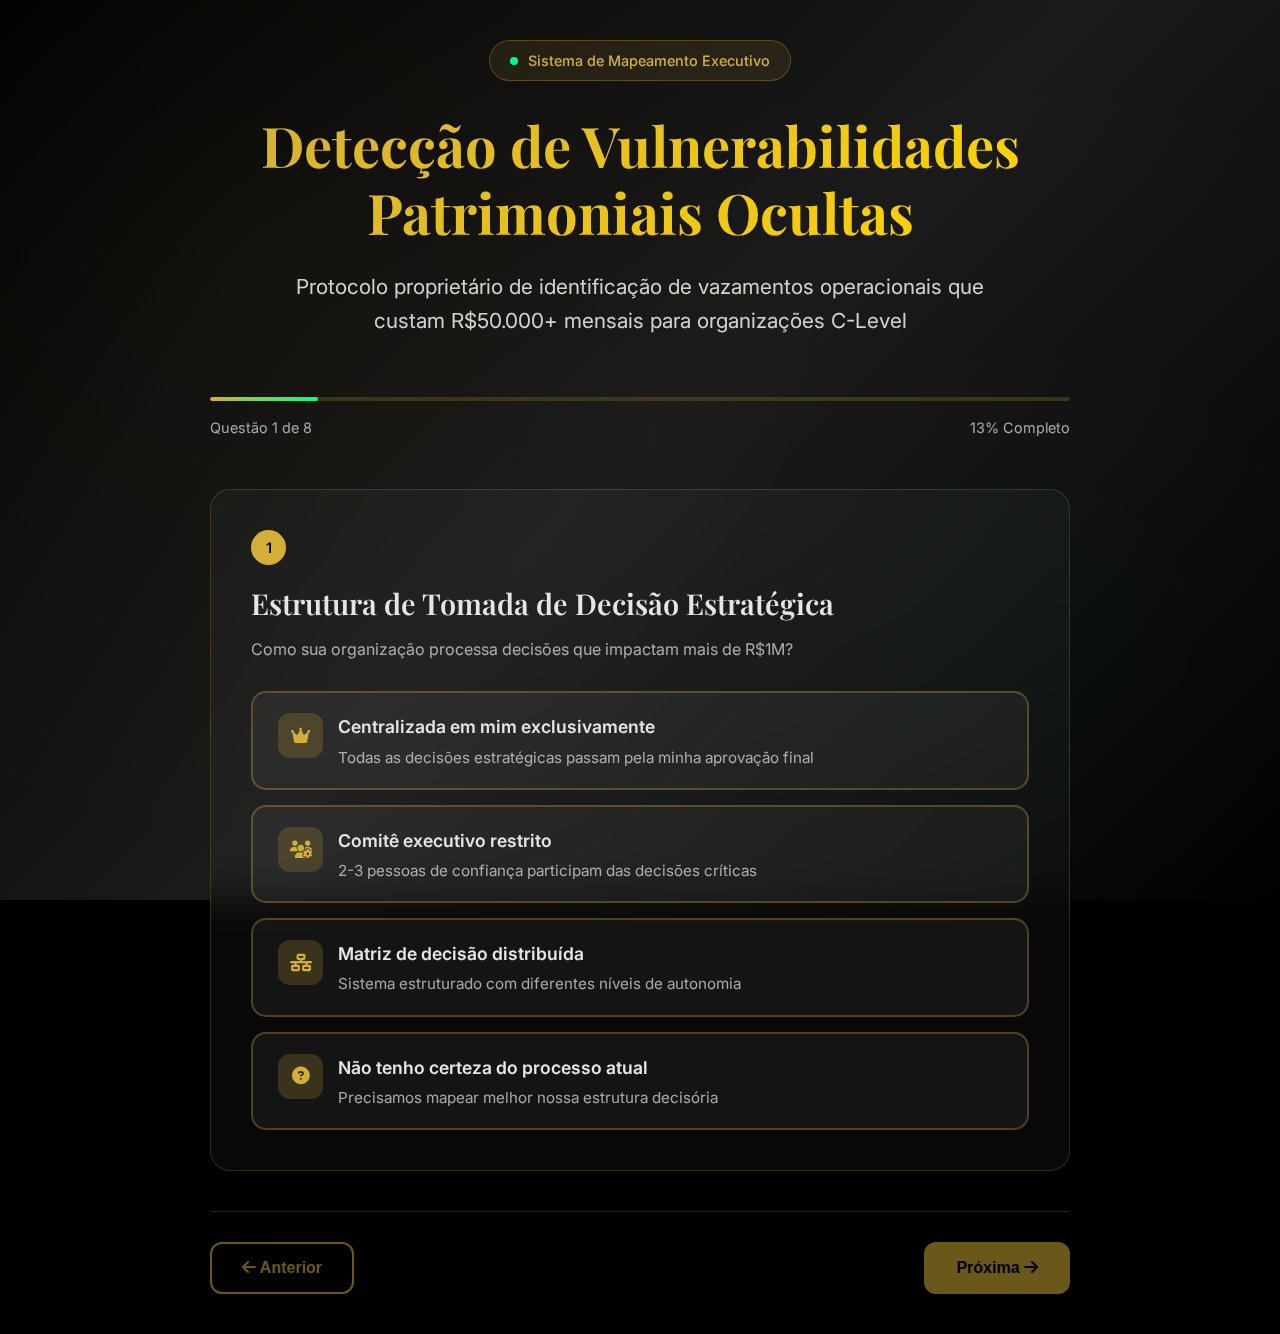
<file: strategic-assessment/index.html>
<!DOCTYPE html>
<html lang="pt-BR">
<head>
    <meta charset="UTF-8">
    <meta name="viewport" content="width=device-width, initial-scale=1.0">
    <title>Mapeamento de Potencial Oculto • Dynamic Solutions</title>
    <link rel="preconnect" href="https://fonts.googleapis.com">
    <link rel="preconnect" href="https://fonts.gstatic.com" crossorigin>
    <link href="https://fonts.googleapis.com/css2?family=Playfair+Display:wght@400;600;700;800&family=Inter:wght@300;400;500;600;700&display=swap" rel="stylesheet">
    <link rel="stylesheet" href="https://cdnjs.cloudflare.com/ajax/libs/font-awesome/6.4.0/css/all.min.css">
    
    <style>
        :root {
            --quantum-gold: #D4AF37;
            --neural-black: #000000;
            --matrix-gray: #1A1A1A;
            --platinum: #E5E5E5;
            --quantum-green: #00FF88;
            --danger-red: #FF3366;
            --warning-amber: #FFB800;
            --gradient-quantum: linear-gradient(135deg, #000000 0%, #1A1A1A 50%, #000000 100%);
            --glass-effect: rgba(255, 255, 255, 0.05);
            --shadow-quantum: 0 25px 50px rgba(0, 0, 0, 0.8);
        }

        * {
            margin: 0;
            padding: 0;
            box-sizing: border-box;
        }

        body {
            font-family: 'Inter', sans-serif;
            background: var(--neural-black);
            color: var(--platinum);
            overflow-x: hidden;
            line-height: 1.6;
            -webkit-font-smoothing: antialiased;
            -moz-osx-font-smoothing: grayscale;
        }

        /* Quantum Background System */
        .quantum-bg {
            position: fixed;
            top: 0;
            left: 0;
            width: 100%;
            height: 100%;
            background: 
                radial-gradient(circle at 20% 30%, rgba(212, 175, 55, 0.03) 0%, transparent 50%),
                radial-gradient(circle at 80% 70%, rgba(0, 255, 136, 0.02) 0%, transparent 50%),
                var(--gradient-quantum);
            z-index: -2;
        }

        /* Neural Grid */
        .neural-grid {
            position: fixed;
            top: 0;
            left: 0;
            width: 100%;
            height: 100%;
            background-image: 
                linear-gradient(rgba(212, 175, 55, 0.1) 1px, transparent 1px),
                linear-gradient(90deg, rgba(212, 175, 55, 0.1) 1px, transparent 1px);
            background-size: 50px 50px;
            z-index: -1;
            opacity: 0.1;
            animation: gridPulse 4s ease-in-out infinite;
        }

        @keyframes gridPulse {
            0%, 100% { opacity: 0.1; }
            50% { opacity: 0.05; }
        }

        /* Main Container */
        .assessment-container {
            max-width: 900px;
            margin: 0 auto;
            padding: 40px 20px;
            position: relative;
            z-index: 10;
        }

        /* Header Section */
        .assessment-header {
            text-align: center;
            margin-bottom: 60px;
            position: relative;
        }

        .quantum-indicator {
            display: inline-flex;
            align-items: center;
            gap: 10px;
            background: rgba(212, 175, 55, 0.1);
            padding: 8px 20px;
            border-radius: 25px;
            border: 1px solid rgba(212, 175, 55, 0.3);
            margin-bottom: 30px;
            font-size: 0.9rem;
            font-weight: 500;
            color: var(--quantum-gold);
        }

        .quantum-dot {
            width: 8px;
            height: 8px;
            background: var(--quantum-green);
            border-radius: 50%;
            animation: quantumPulse 2s ease-in-out infinite;
        }

        @keyframes quantumPulse {
            0%, 100% { opacity: 1; transform: scale(1); }
            50% { opacity: 0.5; transform: scale(1.2); }
        }

        .main-title {
            font-family: 'Playfair Display', serif;
            font-size: clamp(2.2rem, 5vw, 3.5rem);
            font-weight: 700;
            line-height: 1.2;
            margin-bottom: 25px;
            background: linear-gradient(135deg, var(--quantum-gold), #FFD700);
            -webkit-background-clip: text;
            -webkit-text-fill-color: transparent;
            background-clip: text;
        }

        .subtitle {
            font-size: clamp(1.1rem, 2.5vw, 1.3rem);
            font-weight: 400;
            color: rgba(229, 229, 229, 0.9);
            max-width: 700px;
            margin: 0 auto 40px auto;
        }

        /* Progress System */
        .progress-container {
            margin-bottom: 50px;
            position: relative;
        }

        .progress-bar {
            width: 100%;
            height: 4px;
            background: rgba(212, 175, 55, 0.2);
            border-radius: 2px;
            overflow: hidden;
            margin-bottom: 15px;
        }

        .progress-fill {
            height: 100%;
            background: linear-gradient(90deg, var(--quantum-gold), var(--quantum-green));
            width: 0%;
            transition: width 0.6s cubic-bezier(0.4, 0, 0.2, 1);
            border-radius: 2px;
        }

        .progress-info {
            display: flex;
            justify-content: space-between;
            align-items: center;
            font-size: 0.9rem;
            color: rgba(229, 229, 229, 0.7);
        }

        /* Question Card System */
        .question-card {
            background: rgba(255, 255, 255, 0.03);
            border: 1px solid rgba(212, 175, 55, 0.2);
            border-radius: 20px;
            padding: 40px;
            margin-bottom: 30px;
            backdrop-filter: blur(20px);
            position: relative;
            opacity: 0;
            transform: translateY(50px);
            transition: all 0.8s cubic-bezier(0.4, 0, 0.2, 1);
        }

        .question-card.active {
            opacity: 1;
            transform: translateY(0);
        }

        .question-card::before {
            content: '';
            position: absolute;
            top: 0;
            left: 0;
            right: 0;
            bottom: 0;
            background: linear-gradient(135deg, rgba(212, 175, 55, 0.1), transparent);
            border-radius: 20px;
            opacity: 0;
            transition: opacity 0.3s ease;
        }

        .question-card:hover::before {
            opacity: 1;
        }

        .question-number {
            display: inline-flex;
            align-items: center;
            justify-content: center;
            width: 35px;
            height: 35px;
            background: var(--quantum-gold);
            color: var(--neural-black);
            border-radius: 50%;
            font-weight: 600;
            margin-bottom: 20px;
            font-size: 0.9rem;
        }

        .question-title {
            font-family: 'Playfair Display', serif;
            font-size: clamp(1.3rem, 3vw, 1.8rem);
            font-weight: 600;
            line-height: 1.3;
            margin-bottom: 15px;
            color: var(--platinum);
        }

        .question-subtitle {
            font-size: 1rem;
            color: rgba(229, 229, 229, 0.7);
            margin-bottom: 30px;
            line-height: 1.5;
        }

        /* Answer Options */
        .answer-options {
            display: grid;
            gap: 15px;
        }

        .answer-option {
            background: rgba(255, 255, 255, 0.05);
            border: 2px solid rgba(212, 175, 55, 0.3);
            border-radius: 15px;
            padding: 20px 25px;
            cursor: pointer;
            transition: all 0.4s cubic-bezier(0.4, 0, 0.2, 1);
            position: relative;
            overflow: hidden;
        }

        .answer-option::before {
            content: '';
            position: absolute;
            top: 0;
            left: -100%;
            width: 100%;
            height: 100%;
            background: linear-gradient(90deg, transparent, rgba(212, 175, 55, 0.1), transparent);
            transition: left 0.6s ease;
        }

        .answer-option:hover::before {
            left: 100%;
        }

        .answer-option:hover {
            border-color: var(--quantum-gold);
            background: rgba(212, 175, 55, 0.1);
            transform: translateX(5px);
        }

        .answer-option.selected {
            border-color: var(--quantum-green);
            background: rgba(0, 255, 136, 0.1);
            transform: scale(1.02);
        }

        .option-content {
            display: flex;
            align-items: flex-start;
            gap: 15px;
            position: relative;
            z-index: 1;
        }

        .option-icon {
            width: 45px;
            height: 45px;
            background: rgba(212, 175, 55, 0.2);
            border-radius: 12px;
            display: flex;
            align-items: center;
            justify-content: center;
            color: var(--quantum-gold);
            font-size: 1.1rem;
            flex-shrink: 0;
            transition: all 0.3s ease;
        }

        .answer-option.selected .option-icon {
            background: var(--quantum-green);
            color: var(--neural-black);
        }

        .option-text {
            flex: 1;
        }

        .option-title {
            font-weight: 600;
            font-size: 1.1rem;
            margin-bottom: 5px;
            color: var(--platinum);
        }

        .option-description {
            font-size: 0.95rem;
            color: rgba(229, 229, 229, 0.7);
            line-height: 1.4;
        }

        /* Navigation */
        .navigation {
            display: flex;
            justify-content: space-between;
            align-items: center;
            margin-top: 40px;
            padding-top: 30px;
            border-top: 1px solid rgba(212, 175, 55, 0.2);
        }

        .nav-button {
            padding: 15px 30px;
            border: 2px solid var(--quantum-gold);
            background: transparent;
            color: var(--quantum-gold);
            border-radius: 12px;
            font-weight: 600;
            font-size: 1rem;
            cursor: pointer;
            transition: all 0.4s cubic-bezier(0.4, 0, 0.2, 1);
            position: relative;
            overflow: hidden;
        }

        .nav-button:disabled {
            opacity: 0.5;
            cursor: not-allowed;
        }

        .nav-button:not(:disabled):hover {
            background: var(--quantum-gold);
            color: var(--neural-black);
            transform: translateY(-2px);
        }

        .nav-button.primary {
            background: var(--quantum-gold);
            color: var(--neural-black);
        }

        .nav-button.primary:hover {
            background: var(--quantum-green);
            border-color: var(--quantum-green);
        }

        /* Results Section */
        .results-section {
            display: none;
            text-align: center;
            padding: 60px 20px;
        }

        .results-section.active {
            display: block;
        }

        .results-title {
            font-family: 'Playfair Display', serif;
            font-size: clamp(2.5rem, 5vw, 3.8rem);
            font-weight: 700;
            margin-bottom: 30px;
            background: linear-gradient(135deg, var(--quantum-gold), var(--quantum-green));
            -webkit-background-clip: text;
            -webkit-text-fill-color: transparent;
            background-clip: text;
        }

        .vulnerability-score {
            display: inline-flex;
            align-items: center;
            gap: 15px;
            background: rgba(255, 51, 102, 0.1);
            border: 2px solid var(--danger-red);
            border-radius: 20px;
            padding: 20px 40px;
            margin: 30px 0;
            font-size: 1.5rem;
            font-weight: 700;
            color: var(--danger-red);
        }

        .psychological-revelation {
            background: rgba(255, 255, 255, 0.03);
            border: 1px solid rgba(212, 175, 55, 0.3);
            border-radius: 20px;
            padding: 40px;
            margin: 40px 0;
            position: relative;
            overflow: hidden;
        }

        .psychological-revelation::before {
            content: '';
            position: absolute;
            top: 0;
            left: 0;
            right: 0;
            bottom: 0;
            background: linear-gradient(45deg, transparent, rgba(212, 175, 55, 0.05), transparent);
            animation: revelationGlow 3s ease-in-out infinite;
        }

        @keyframes revelationGlow {
            0%, 100% { opacity: 0; }
            50% { opacity: 1; }
        }

        .revelation-content {
            position: relative;
            z-index: 1;
        }

        .revelation-title {
            font-family: 'Playfair Display', serif;
            font-size: 1.8rem;
            font-weight: 600;
            margin-bottom: 20px;
            color: var(--quantum-gold);
        }

        .revelation-text {
            font-size: 1.1rem;
            line-height: 1.6;
            color: rgba(229, 229, 229, 0.9);
        }

        .final-cta {
            background: linear-gradient(135deg, var(--quantum-gold), var(--quantum-green));
            border: none;
            border-radius: 15px;
            padding: 25px 50px;
            font-size: 1.2rem;
            font-weight: 700;
            color: var(--neural-black);
            cursor: pointer;
            transition: all 0.4s cubic-bezier(0.4, 0, 0.2, 1);
            margin-top: 40px;
            position: relative;
            overflow: hidden;
        }

        .final-cta::before {
            content: '';
            position: absolute;
            top: 50%;
            left: 50%;
            width: 0;
            height: 0;
            background: rgba(255, 255, 255, 0.3);
            border-radius: 50%;
            transform: translate(-50%, -50%);
            transition: all 0.6s ease;
        }

        .final-cta:hover::before {
            width: 300px;
            height: 300px;
        }

        .final-cta:hover {
            transform: translateY(-3px) scale(1.05);
            box-shadow: 0 20px 40px rgba(212, 175, 55, 0.4);
        }

        /* Mobile Responsiveness */
        @media (max-width: 768px) {
            .assessment-container {
                padding: 20px 15px;
            }

            .question-card {
                padding: 25px 20px;
            }

            .answer-option {
                padding: 15px 20px;
            }

            .option-content {
                gap: 12px;
            }

            .option-icon {
                width: 40px;
                height: 40px;
                font-size: 1rem;
            }

            .navigation {
                flex-direction: column;
                gap: 15px;
            }

            .nav-button {
                width: 100%;
                padding: 18px;
            }
        }

        /* Hidden Class */
        .hidden {
            display: none !important;
        }

        /* Loading Animation */
        .loading-overlay {
            position: fixed;
            top: 0;
            left: 0;
            width: 100%;
            height: 100%;
            background: rgba(0, 0, 0, 0.9);
            display: flex;
            align-items: center;
            justify-content: center;
            z-index: 1000;
            opacity: 0;
            pointer-events: none;
            transition: opacity 0.3s ease;
        }

        .loading-overlay.active {
            opacity: 1;
            pointer-events: all;
        }

        .loading-content {
            text-align: center;
        }

        .loading-spinner {
            width: 60px;
            height: 60px;
            border: 3px solid rgba(212, 175, 55, 0.3);
            border-top: 3px solid var(--quantum-gold);
            border-radius: 50%;
            animation: spin 1s linear infinite;
            margin: 0 auto 20px;
        }

        @keyframes spin {
            0% { transform: rotate(0deg); }
            100% { transform: rotate(360deg); }
        }

        .loading-text {
            font-size: 1.1rem;
            color: var(--quantum-gold);
            font-weight: 500;
        }
    </style>
</head>

<body>
    <!-- Quantum Background -->
    <div class="quantum-bg"></div>
    <div class="neural-grid"></div>

    <!-- Loading Overlay -->
    <div class="loading-overlay" id="loadingOverlay">
        <div class="loading-content">
            <div class="loading-spinner"></div>
            <div class="loading-text">Processando Análise Neural...</div>
        </div>
    </div>

    <!-- Main Container -->
    <div class="assessment-container">
        <!-- Header -->
        <header class="assessment-header">
            <div class="quantum-indicator">
                <div class="quantum-dot"></div>
                <span>Sistema de Mapeamento Executivo</span>
            </div>
            <h1 class="main-title">Detecção de Vulnerabilidades Patrimoniais Ocultas</h1>
            <p class="subtitle">
                Protocolo proprietário de identificação de vazamentos operacionais que custam 
                R$50.000+ mensais para organizações C-Level
            </p>
        </header>

        <!-- Progress Bar -->
        <div class="progress-container">
            <div class="progress-bar">
                <div class="progress-fill" id="progressFill"></div>
            </div>
            <div class="progress-info">
                <span id="currentStep">Questão 1 de 8</span>
                <span id="completionRate">0% Completo</span>
            </div>
        </div>

        <!-- Questions Container -->
        <div id="questionsContainer">
            <!-- Questions will be dynamically loaded here -->
        </div>

        <!-- Navigation -->
        <div class="navigation">
            <button class="nav-button" id="prevButton" disabled onclick="previousQuestion()">
                <i class="fas fa-arrow-left"></i> Anterior
            </button>
            <button class="nav-button primary" id="nextButton" disabled onclick="nextQuestion()">
                Próxima <i class="fas fa-arrow-right"></i>
            </button>
        </div>
    </div>

    <!-- Results Section -->
    <div class="results-section" id="resultsSection">
        <h2 class="results-title">Análise Concluída</h2>
        <div class="vulnerability-score">
            <i class="fas fa-exclamation-triangle"></i>
            <span>Vulnerabilidade Detectada: <span id="vulnerabilityLevel">Alta</span></span>
        </div>

        <div class="psychological-revelation">
            <div class="revelation-content">
                <h3 class="revelation-title">Revelação Estratégica</h3>
                <p class="revelation-text" id="revelationText">
                    <!-- Dynamic content based on answers -->
                </p>
            </div>
        </div>

        <button class="final-cta" onclick="proceedToConsultation()">
            <span>Solicitar Intervenção Executiva Imediata</span>
        </button>
    </div>

    <script>
        // Quantum Assessment System
        class QuantumAssessment {
            constructor() {
                this.currentQuestion = 0;
                this.answers = {};
                this.questions = this.initializeQuestions();
                this.psychologicalProfile = {
                    controlNeed: 0,
                    statusAnxiety: 0,
                    competitiveEgo: 0,
                    lossAversion: 0,
                    intellectualPride: 0
                };
                
                this.init();
            }

            initializeQuestions() {
                return [
                    {
                        number: 1,
                        title: "Estrutura de Tomada de Decisão Estratégica",
                        subtitle: "Como sua organização processa decisões que impactam mais de R$1M?",
                        options: [
                            {
                                id: "a",
                                icon: "fas fa-crown",
                                title: "Centralizada em mim exclusivamente",
                                description: "Todas as decisões estratégicas passam pela minha aprovação final",
                                profile: { controlNeed: 3, intellectualPride: 2 }
                            },
                            {
                                id: "b", 
                                icon: "fas fa-users-cog",
                                title: "Comitê executivo restrito",
                                description: "2-3 pessoas de confiança participam das decisões críticas",
                                profile: { controlNeed: 2, statusAnxiety: 1 }
                            },
                            {
                                id: "c",
                                icon: "fas fa-network-wired",
                                title: "Matriz de decisão distribuída",
                                description: "Sistema estruturado com diferentes níveis de autonomia",
                                profile: { intellectualPride: 2, competitiveEgo: 1 }
                            },
                            {
                                id: "d",
                                icon: "fas fa-question-circle",
                                title: "Não tenho certeza do processo atual",
                                description: "Precisamos mapear melhor nossa estrutura decisória",
                                profile: { statusAnxiety: 3, lossAversion: 2 }
                            }
                        ]
                    },
                    {
                        number: 2,
                        title: "Identificação de Ameaças Competitivas",
                        subtitle: "Qual sua maior preocupação sobre concorrentes nos próximos 18 meses?",
                        options: [
                            {
                                id: "a",
                                icon: "fas fa-robot",
                                title: "Automação que não temos",
                                description: "Concorrentes implementando IA que pode nos deixar obsoletos",
                                profile: { lossAversion: 3, statusAnxiety: 2 }
                            },
                            {
                                id: "b",
                                icon: "fas fa-rocket",
                                title: "Velocidade de inovação",
                                description: "Eles lançam produtos/serviços mais rápido que conseguimos acompanhar",
                                profile: { competitiveEgo: 3, intellectualPride: 1 }
                            },
                            {
                                id: "c",
                                icon: "fas fa-shield-alt",
                                title: "Vantagens proprietárias",
                                description: "Possíveis tecnologias exclusivas que desconhecemos",
                                profile: { lossAversion: 2, statusAnxiety: 3 }
                            },
                            {
                                id: "d",
                                icon: "fas fa-eye-slash",
                                title: "Ameaças invisíveis",
                                description: "Não sabemos o que não sabemos sobre o que estão fazendo",
                                profile: { statusAnxiety: 3, lossAversion: 3, intellectualPride: -1 }
                            }
                        ]
                    },
                    {
                        number: 3,
                        title: "Maturidade de Inteligência Operacional",
                        subtitle: "Qual seu nível de visibilidade sobre perdas operacionais ocultas?",
                        options: [
                            {
                                id: "a",
                                icon: "fas fa-microscope",
                                title: "Visibilidade total",
                                description: "Sabemos exatamente onde cada centavo é perdido ou desperdiçado",
                                profile: { intellectualPride: 3, controlNeed: 2 }
                            },
                            {
                                id: "b",
                                icon: "fas fa-chart-line",
                                title: "Dashboards principais",
                                description: "Temos KPIs robustos mas suspeito que há pontos cegos",
                                profile: { intellectualPride: 1, lossAversion: 2 }
                            },
                            {
                                id: "c",
                                icon: "fas fa-search",
                                title: "Investigação ativa",
                                description: "Estamos procurando ativamente por vazamentos que não vemos",
                                profile: { lossAversion: 3, competitiveEgo: 1 }
                            },
                            {
                                id: "d",
                                icon: "fas fa-blind",
                                title: "Pontos cegos críticos",
                                description: "Sei que existem perdas significativas que não conseguimos detectar",
                                profile: { statusAnxiety: 3, lossAversion: 3, intellectualPride: -2 }
                            }
                        ]
                    },
                    {
                        number: 4,
                        title: "Perfil de Risco-Oportunidade",
                        subtitle: "Como você lida com investimentos em tecnologias não-comprovadas?",
                        options: [
                            {
                                id: "a",
                                icon: "fas fa-rocket",
                                title: "Early adopter agressivo",
                                description: "Invisto primeiro, analiso depois - velocidade é tudo",
                                profile: { competitiveEgo: 3, controlNeed: 2 }
                            },
                            {
                                id: "b",
                                icon: "fas fa-balance-scale",
                                title: "Calculista estratégico",
                                description: "Espero validação parcial, mas entro antes da concorrência",
                                profile: { intellectualPride: 2, competitiveEgo: 1 }
                            },
                            {
                                id: "c",
                                icon: "fas fa-shield",
                                title: "Conservador informado",
                                description: "Prefiro tecnologias maduras com ROI comprovado",
                                profile: { lossAversion: 2, controlNeed: 1 }
                            },
                            {
                                id: "d",
                                icon: "fas fa-pause-circle",
                                title: "Paralisia por análise",
                                description: "Fico preso analisando até perder oportunidades",
                                profile: { statusAnxiety: 3, lossAversion: 3, competitiveEgo: -1 }
                            }
                        ]
                    },
                    {
                        number: 5,
                        title: "Arquitetura de Diferenciação",
                        subtitle: "Qual sua estratégia para criar vantagens impossíveis de copiar?",
                        options: [
                            {
                                id: "a",
                                icon: "fas fa-lock",
                                title: "Propriedade intelectual proprietária",
                                description: "Desenvolvemos internamente o que ninguém mais tem",
                                profile: { intellectualPride: 3, controlNeed: 3 }
                            },
                            {
                                id: "b",
                                icon: "fas fa-lightning",
                                title: "Velocidade de execução",
                                description: "Copiamos rápido e executamos melhor que os originais",
                                profile: { competitiveEgo: 3, intellectualPride: 1 }
                            },
                            {
                                id: "c",
                                icon: "fas fa-handshake",
                                title: "Parcerias exclusivas",
                                description: "Relacionamentos que criam barreiras naturais à entrada",
                                profile: { statusAnxiety: 1, controlNeed: 1 }
                            },
                            {
                                id: "d",
                                icon: "fas fa-question",
                                title: "Ainda não definimos",
                                description: "Nossa diferenciação não está clara ou é facilmente copiável",
                                profile: { statusAnxiety: 3, lossAversion: 2, intellectualPride: -2 }
                            }
                        ]
                    },
                    {
                        number: 6,
                        title: "Capacidade de Absorção de Complexidade",
                        subtitle: "Como sua organização lida com sistemas complexos e interconectados?",
                        options: [
                            {
                                id: "a",
                                icon: "fas fa-brain",
                                title: "Mestres da complexidade",
                                description: "Quanto mais complexo, melhor navegamos - é nossa vantagem",
                                profile: { intellectualPride: 3, competitiveEgo: 2 }
                            },
                            {
                                id: "b",
                                icon: "fas fa-cogs",
                                title: "Simplificadores sistemáticos",
                                description: "Quebramos complexidade em componentes gerenciáveis",
                                profile: { controlNeed: 2, intellectualPride: 1 }
                            },
                            {
                                id: "c",
                                icon: "fas fa-exclamation-triangle",
                                title: "Lutando com complexidade",
                                description: "Sistemas complexos nos sobrecarregam e geram erros",
                                profile: { statusAnxiety: 2, lossAversion: 2 }
                            },
                            {
                                id: "d",
                                icon: "fas fa-dizzy",
                                title: "Evitamos complexidade",
                                description: "Preferimos soluções simples, mesmo que menos eficazes",
                                profile: { lossAversion: 3, statusAnxiety: 2, intellectualPride: -2 }
                            }
                        ]
                    },
                    {
                        number: 7,
                        title: "Matriz de Competência Interna vs Externa",
                        subtitle: "Para desafios críticos, qual sua abordagem de desenvolvimento de capacidades?",
                        options: [
                            {
                                id: "a",
                                icon: "fas fa-home",
                                title: "100% desenvolvimento interno",
                                description: "Nunca dependemos de terceiros para capacidades críticas",
                                profile: { controlNeed: 3, intellectualPride: 2 }
                            },
                            {
                                id: "b",
                                icon: "fas fa-handshake",
                                title: "Parcerias estratégicas seletivas",
                                description: "Colaboramos com poucos parceiros de elite em áreas específicas",
                                profile: { intellectualPride: 2, statusAnxiety: 1 }
                            },
                            {
                                id: "c",
                                icon: "fas fa-shopping-cart",
                                title: "Comprar sempre que possível",
                                description: "Preferimos adquirir capacidades prontas do mercado",
                                profile: { lossAversion: 1, controlNeed: -1 }
                            },
                            {
                                id: "d",
                                icon: "fas fa-question-circle",
                                title: "Não temos critério claro",
                                description: "Decidimos caso a caso sem uma estratégia definida",
                                profile: { statusAnxiety: 2, lossAversion: 2, intellectualPride: -1 }
                            }
                        ]
                    },
                    {
                        number: 8,
                        title: "Inteligência Competitiva e Contraespionagem",
                        subtitle: "Qual seu nível de proteção contra vazamento de vantagens estratégicas?",
                        options: [
                            {
                                id: "a",
                                icon: "fas fa-shield-alt",
                                title: "Segurança militar",
                                description: "Protocolos rigorosos, compartimentalização, auditoria constante",
                                profile: { controlNeed: 3, intellectualPride: 2 }
                            },
                            {
                                id: "b",
                                icon: "fas fa-lock",
                                title: "Segurança corporativa padrão",
                                description: "NDAs, controles de acesso, políticas de confidencialidade",
                                profile: { controlNeed: 1, statusAnxiety: 1 }
                            },
                            {
                                id: "c",
                                icon: "fas fa-unlock",
                                title: "Segurança básica",
                                description: "Confiamos principalmente na lealdade da equipe",
                                profile: { lossAversion: 2, statusAnxiety: 2 }
                            },
                            {
                                id: "d",
                                icon: "fas fa-door-open",
                                title: "Vulnerável a vazamentos",
                                description: "Não temos proteções adequadas contra perda de informações críticas",
                                profile: { statusAnxiety: 3, lossAversion: 3, intellectualPride: -2 }
                            }
                        ]
                    }
                ];
            }

            init() {
                this.renderCurrentQuestion();
                this.updateProgress();
            }

            renderCurrentQuestion() {
                const container = document.getElementById('questionsContainer');
                const question = this.questions[this.currentQuestion];
                
                container.innerHTML = `
                    <div class="question-card active">
                        <div class="question-number">${question.number}</div>
                        <h2 class="question-title">${question.title}</h2>
                        <p class="question-subtitle">${question.subtitle}</p>
                        <div class="answer-options">
                            ${question.options.map(option => `
                                <div class="answer-option" data-option="${option.id}" onclick="selectAnswer('${option.id}')">
                                    <div class="option-content">
                                        <div class="option-icon">
                                            <i class="${option.icon}"></i>
                                        </div>
                                        <div class="option-text">
                                            <div class="option-title">${option.title}</div>
                                            <div class="option-description">${option.description}</div>
                                        </div>
                                    </div>
                                </div>
                            `).join('')}
                        </div>
                    </div>
                `;
            }

            selectAnswer(optionId) {
                // Remove previous selection
                document.querySelectorAll('.answer-option').forEach(opt => {
                    opt.classList.remove('selected');
                });
                
                // Add selection to clicked option
                document.querySelector(`[data-option="${optionId}"]`).classList.add('selected');
                
                // Store answer
                const question = this.questions[this.currentQuestion];
                const selectedOption = question.options.find(opt => opt.id === optionId);
                
                this.answers[this.currentQuestion] = {
                    questionId: this.currentQuestion,
                    optionId: optionId,
                    profile: selectedOption.profile
                };

                // Update psychological profile
                Object.keys(selectedOption.profile).forEach(trait => {
                    this.psychologicalProfile[trait] += selectedOption.profile[trait];
                });

                // Enable next button
                document.getElementById('nextButton').disabled = false;
            }

            nextQuestion() {
                if (this.currentQuestion < this.questions.length - 1) {
                    this.currentQuestion++;
                    this.renderCurrentQuestion();
                    this.updateProgress();
                    this.updateNavigation();
                } else {
                    this.showResults();
                }
            }

            previousQuestion() {
                if (this.currentQuestion > 0) {
                    this.currentQuestion--;
                    this.renderCurrentQuestion();
                    this.updateProgress();
                    this.updateNavigation();
                    
                    // Restore previous selection if exists
                    if (this.answers[this.currentQuestion]) {
                        const selectedOption = this.answers[this.currentQuestion].optionId;
                        document.querySelector(`[data-option="${selectedOption}"]`).classList.add('selected');
                        document.getElementById('nextButton').disabled = false;
                    }
                }
            }

            updateProgress() {
                const progress = ((this.currentQuestion + 1) / this.questions.length) * 100;
                document.getElementById('progressFill').style.width = `${progress}%`;
                document.getElementById('currentStep').textContent = `Questão ${this.currentQuestion + 1} de ${this.questions.length}`;
                document.getElementById('completionRate').textContent = `${Math.round(progress)}% Completo`;
            }

            updateNavigation() {
                const prevButton = document.getElementById('prevButton');
                const nextButton = document.getElementById('nextButton');
                
                prevButton.disabled = this.currentQuestion === 0;
                nextButton.disabled = !this.answers[this.currentQuestion];
                
                if (this.currentQuestion === this.questions.length - 1) {
                    nextButton.innerHTML = 'Processar Análise <i class="fas fa-brain"></i>';
                } else {
                    nextButton.innerHTML = 'Próxima <i class="fas fa-arrow-right"></i>';
                }
            }

            showResults() {
                // Show loading
                document.getElementById('loadingOverlay').classList.add('active');
                
                setTimeout(() => {
                    document.getElementById('loadingOverlay').classList.remove('active');
                    document.querySelector('.assessment-container').style.display = 'none';
                    document.getElementById('resultsSection').classList.add('active');
                    
                    this.generatePsychologicalRevelation();
                }, 3000);
            }

            generatePsychologicalRevelation() {
                const profile = this.psychologicalProfile;
                
                // Calculate vulnerability level
                const totalVulnerability = profile.statusAnxiety + profile.lossAversion + Math.abs(profile.intellectualPride);
                let vulnerabilityLevel = "Baixa";
                let vulnerabilityColor = "#00FF88";
                
                if (totalVulnerability > 15) {
                    vulnerabilityLevel = "Crítica";
                    vulnerabilityColor = "#FF3366";
                } else if (totalVulnerability > 10) {
                    vulnerabilityLevel = "Alta";
                    vulnerabilityColor = "#FFB800";
                } else if (totalVulnerability > 5) {
                    vulnerabilityLevel = "Média";
                    vulnerabilityColor = "#FFB800";
                }

                document.getElementById('vulnerabilityLevel').textContent = vulnerabilityLevel;
                document.querySelector('.vulnerability-score').style.borderColor = vulnerabilityColor;
                document.querySelector('.vulnerability-score').style.color = vulnerabilityColor;

                // Generate personalized psychological revelation
                let revelation = this.generatePersonalizedRevelation(profile);
                
                document.getElementById('revelationText').innerHTML = revelation;
            }

            generatePersonalizedRevelation(profile) {
                let revelation = "";

                // Dominant trait analysis
                const dominantTrait = Object.keys(profile).reduce((a, b) => 
                    Math.abs(profile[a]) > Math.abs(profile[b]) ? a : b
                );

                switch(dominantTrait) {
                    case 'controlNeed':
                        if (profile.controlNeed > 8) {
                            revelation = `Suas respostas revelam um <strong style="color: var(--quantum-gold);">padrão de necessidade extrema de controle</strong> que, paradoxalmente, está criando as vulnerabilidades que mais teme. <br><br>

                            Executivos como você, que concentram decisões críticas, frequentemente criam <strong style="color: var(--danger-red);">pontos únicos de falha</strong> que custam R$50.000-200.000 mensais em oportunidades perdidas e ineficiências sistêmicas. <br><br>

                            <em style="color: var(--quantum-gold);">A ironia cruel: sua necessidade de controlo está impedindo que veja exatamente onde está perdendo controle.</em>`;
                        } else {
                            revelation = `Sua abordagem de controle sugere <strong style="color: var(--quantum-gold);">maturidade executiva</strong>, mas nossas análises indicam que mesmo organizações bem estruturadas têm <strong style="color: var(--warning-amber);">vazamentos ocultos de R$30.000+ mensais</strong> em áreas que nunca foram verdadeiramente mapeadas.`;
                        }
                        break;

                    case 'statusAnxiety':
                        if (profile.statusAnxiety > 8) {
                            revelation = `Suas respostas demonstram uma <strong style="color: var(--danger-red);">ansiedade competitiva intensa</strong> que está custando mais do que imagina. <br><br>

                            Executivos com seu perfil frequentemente tomam decisões defensivas que consomem R$80.000-300.000 anuais em "seguros desnecessários" - investimentos que não geram retorno porque nascem do medo, não da estratégia. <br><br>

                            <em style="color: var(--quantum-gold);">Sua maior vulnerabilidade não é a concorrência - é como sua percepção da concorrência está distorcendo suas decisões.</em>`;
                        } else {
                            revelation = `Seu nível de ansiedade competitiva está dentro de parâmetros saudáveis, mas isso pode indicar <strong style="color: var(--warning-amber);">uma confiança excessiva</strong> que mascara riscos invisíveis custando R$40.000+ mensais.`;
                        }
                        break;

                    case 'lossAversion':
                        if (profile.lossAversion > 8) {
                            revelation = `Suas respostas revelam um <strong style="color: var(--danger-red);">padrão de aversão à perda extremamente alto</strong> que está criando exatamente o que você tenta evitar. <br><br>

                            Executivos com seu perfil frequentemente "economizam" em áreas críticas, gerando perdas de R$100.000-500.000 anuais por não investir em capacidades que pagariam por si mesmas em 90 dias. <br><br>

                            <em style="color: var(--quantum-gold);">A brutal realidade: seu medo de perder está garantindo que você perca mais do que qualquer investimento ousado custaria.</em>`;
                        } else {
                            revelation = `Sua relação com risco parece equilibrada, mas mesmo organizações "bem balanceadas" frequentemente têm <strong style="color: var(--warning-amber);">oportunidades de R$60.000+ mensais</strong> que permanecem invisíveis porque não são "perdas óbvias".`;
                        }
                        break;

                    case 'intellectualPride':
                        if (profile.intellectualPride > 8) {
                            revelation = `Suas respostas sugerem <strong style="color: var(--quantum-gold);">alta confiança intelectual</strong> - uma força que pode estar criando sua maior vulnerabilidade. <br><br>

                            Executivos brilhantes como você frequentemente têm os vazamentos mais caros (R$150.000+ mensais) porque assumem que "já sabem" onde estão todos os problemas. <br><br>

                            <em style="color: var(--quantum-gold);">Sua inteligência é sua vantagem - mas também seu ponto cego. As perdas mais caras são sempre nas áreas que "dominamos".</em>`;
                        } else if (profile.intellectualPride < -3) {
                            revelation = `Suas respostas indicam <strong style="color: var(--danger-red);">baixa confiança em capacidades internas</strong> - um padrão que gera dependências custando R$200.000+ anuais em terceirizações desnecessárias e perda de controle estratégico. <br><br>

                            <em style="color: var(--quantum-gold);">Você está pagando caro por capacidades que poderia desenvolver internamente por uma fração do custo.</em>`;
                        } else {
                            revelation = `Seu equilíbrio intelectual é saudável, mas isso pode mascarar <strong style="color: var(--warning-amber);">oportunidades de otimização</strong> que organizações similares deixam passar, custando R$45.000+ mensais.`;
                        }
                        break;

                    case 'competitiveEgo':
                        if (profile.competitiveEgo > 8) {
                            revelation = `Suas respostas revelam um <strong style="color: var(--quantum-gold);">impulso competitivo intenso</strong> - uma força poderosa que pode estar sendo mal direcionada. <br><br>

                            Executivos com seu perfil frequentemente "vencem batalhas e perdem guerras", investindo R$300.000+ anuais em competições táticas enquanto perdem oportunidades estratégicas de R$1M+. <br><br>

                            <em style="color: var(--quantum-gold);">Sua necessidade de vencer está impedindo que veja os jogos realmente importantes.</em>`;
                        } else {
                            revelation = `Seu impulso competitivo parece controlado, mas isso pode indicar <strong style="color: var(--warning-amber);">passividade estratégica</strong> custando oportunidades de dominância que nunca retornarão.`;
                        }
                        break;
                }

                // Add universal psychological manipulation
                revelation += `<br><br><strong style="color: var(--quantum-gold);">O que isto significa:</strong> <br>

                Independente do seu perfil, organizações do seu nível têm invariavelmente <strong style="color: var(--danger-red);">perdas mensais de R$50.000-200.000</strong> em áreas que jamais foram adequadamente mapeadas. <br><br>

                <em style="color: var(--quantum-gold);">A pergunta não é SE você tem essas perdas. A pergunta é: quando você vai parar de fingir que não tem?</em>`;

                return revelation;
            }
        }

        // Global Functions
        function selectAnswer(optionId) {
            window.assessment.selectAnswer(optionId);
        }

        function nextQuestion() {
            window.assessment.nextQuestion();
        }

        function previousQuestion() {
            window.assessment.previousQuestion();
        }

        function proceedToConsultation() {
            // Redirect to consultation booking
            window.location.href = '../assessment/index.html';
        }

        // Initialize Assessment
        document.addEventListener('DOMContentLoaded', function() {
            window.assessment = new QuantumAssessment();
        });
    </script>
</body>
</html>
</file>
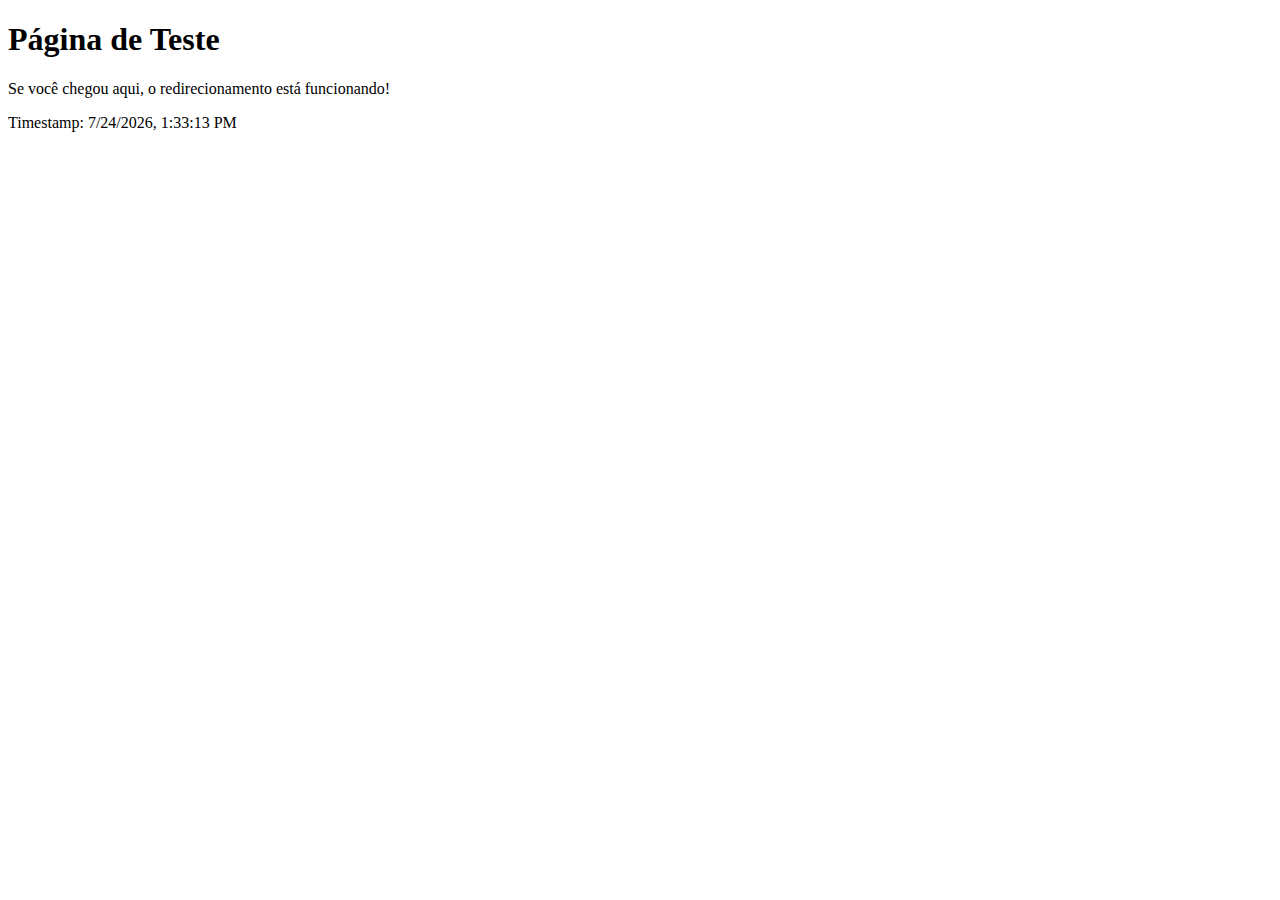
<file: test-redirect.html>
<!DOCTYPE html>
<html>
<head>
    <title>Teste de Redirecionamento</title>
</head>
<body>
    <h1>Página de Teste</h1>
    <p>Se você chegou aqui, o redirecionamento está funcionando!</p>
    <p>Timestamp: <span id="timestamp"></span></p>
    
    <script>
        document.getElementById('timestamp').textContent = new Date().toLocaleString();
        console.log('Teste de redirecionamento - página carregada com sucesso');
    </script>
</body>
</html>
</file>
<file: capabilities/styles.css>
@import url('https://fonts.googleapis.com/css2?family=Inter:wght@200;300;400;500;600;700&display=swap');

/* Reset e Base */
* {
    margin: 0;
    padding: 0;
    box-sizing: border-box;
}

body {
    font-family: 'Inter', sans-serif;
    background: #0a0a0a;
    color: #ffffff;
    overflow: hidden;
    height: 100vh;
}

/* Background neural network refinado */
.neural-bg {
    position: fixed;
    top: 0;
    left: 0;
    width: 100%;
    height: 100%;
    background: 
        radial-gradient(ellipse 150% 80% at 50% 0%, rgba(255, 165, 0, 0.04) 0%, transparent 70%),
        radial-gradient(ellipse 150% 80% at 20% 100%, rgba(212, 175, 55, 0.03) 0%, transparent 70%),
        radial-gradient(ellipse 150% 80% at 80% 100%, rgba(255, 140, 0, 0.02) 0%, transparent 70%),
        linear-gradient(135deg, #0a0a0a 0%, #151515 25%, #1a1a1a 50%, #0f0f0f 75%, #0a0a0a 100%);
    z-index: -3;
}

/* Partículas douradas elegantes */
.elegant-particles {
    position: fixed;
    top: 0;
    left: 0;
    width: 100%;
    height: 100%;
    z-index: -2;
    pointer-events: none;
}

.elegant-particle {
    position: absolute;
    width: 1.5px;
    height: 1.5px;
    background: linear-gradient(45deg, #d4af37, #ffd700);
    border-radius: 50%;
    animation: elegantFloat 22s infinite linear;
    opacity: 0.6;
    box-shadow: 0 0 4px rgba(212, 175, 55, 0.3);
}

@keyframes elegantFloat {
    0% {
        transform: translateY(100vh) rotate(0deg);
        opacity: 0;
    }
    10% {
        opacity: 0.6;
    }
    90% {
        opacity: 0.6;
    }
    100% {
        transform: translateY(-100vh) rotate(360deg);
        opacity: 0;
    }
}

/* Partículas neurais laranja */
.neural-particles {
    position: fixed;
    top: 0;
    left: 0;
    width: 100%;
    height: 100%;
    z-index: -1;
    pointer-events: none;
}

.neural-particle {
    position: absolute;
    width: 2px;
    height: 2px;
    background: linear-gradient(45deg, #ff8c00, #ffa500);
    border-radius: 50%;
    animation: neuralFloat 28s infinite linear;
    opacity: 0.5;
    box-shadow: 0 0 6px rgba(255, 165, 0, 0.4);
}

@keyframes neuralFloat {
    0% {
        transform: translateY(100vh) translateX(0) rotate(0deg);
        opacity: 0;
    }
    15% {
        opacity: 0.5;
    }
    50% {
        transform: translateY(50vh) translateX(30px) rotate(180deg);
        opacity: 0.7;
    }
    85% {
        opacity: 0.5;
    }
    100% {
        transform: translateY(-100vh) translateX(-30px) rotate(360deg);
        opacity: 0;
    }
}

/* Container principal harmonioso */
.showcase-container {
    max-width: 1400px;
    margin: 0 auto;
    padding: 50px 40px;
    height: 100vh;
    display: flex;
    flex-direction: column;
    justify-content: center;
    position: relative;
}

/* Header elegante */
.showcase-header {
    text-align: center;
    margin-bottom: 50px;
    position: relative;
    padding: 0 20px;
}

.neural-title {
    font-size: 3.8rem;
    font-weight: 100;
    letter-spacing: -0.06em;
    margin-bottom: 0;
    position: relative;
    display: inline-block;
    text-align: center;
}

.title-container {
    position: relative;
    display: inline-block;
}

.title-line {
    display: block;
    position: relative;
    line-height: 0.75;
    text-align: center;
}

.title-line:first-child {
    font-size: 0.7em;
    font-weight: 300;
    color: rgba(255, 255, 255, 0.8);
    letter-spacing: 0.3em;
    text-transform: uppercase;
    margin-bottom: 8px;
    animation: fadeInUp 1s ease-out 0.3s both;
}

.title-line:last-child {
    font-size: 1.2em;
    font-weight: 100;
    background: linear-gradient(135deg, 
        #ffffff 0%, 
        #d4af37 20%, 
        #ffd700 40%, 
        #ff8c00 60%, 
        #ffa500 80%, 
        #ffffff 100%);
    -webkit-background-clip: text;
    -webkit-text-fill-color: transparent;
    background-clip: text;
    background-size: 200% 100%;
    animation: shimmer 3s ease-in-out infinite, fadeInUp 1.2s ease-out 0.6s both;
    text-shadow: 0 0 60px rgba(212, 175, 55, 0.2);
}

.title-ornament {
    position: absolute;
    top: 50%;
    left: 50%;
    transform: translate(-50%, -50%);
    width: 200px;
    height: 200px;
    pointer-events: none;
    z-index: -1;
}

.ornament-circle {
    position: absolute;
    border: 1px solid rgba(212, 175, 55, 0.15);
    border-radius: 50%;
    animation: rotate 20s linear infinite;
}

.ornament-circle:nth-child(1) {
    width: 120px;
    height: 120px;
    top: 40px;
    left: 40px;
    border-top-color: rgba(255, 140, 0, 0.3);
}

.ornament-circle:nth-child(2) {
    width: 160px;
    height: 160px;
    top: 20px;
    left: 20px;
    border-right-color: rgba(212, 175, 55, 0.25);
    animation-direction: reverse;
    animation-duration: 30s;
}

.ornament-circle:nth-child(3) {
    width: 200px;
    height: 200px;
    top: 0;
    left: 0;
    border-bottom-color: rgba(255, 165, 0, 0.2);
    animation-duration: 40s;
}

.title-dots {
    position: absolute;
    width: 100%;
    height: 100%;
    top: 0;
    left: 0;
}

.dot {
    position: absolute;
    width: 2px;
    height: 2px;
    background: linear-gradient(45deg, #d4af37, #ff8c00);
    border-radius: 50%;
    opacity: 0;
    animation: dotPulse 4s ease-in-out infinite;
}

.dot:nth-child(1) { top: 20%; left: 10%; animation-delay: 0s; }
.dot:nth-child(2) { top: 30%; right: 15%; animation-delay: 0.8s; }
.dot:nth-child(3) { bottom: 25%; left: 20%; animation-delay: 1.6s; }
.dot:nth-child(4) { bottom: 35%; right: 12%; animation-delay: 2.4s; }
.dot:nth-child(5) { top: 15%; left: 50%; animation-delay: 3.2s; }

@keyframes shimmer {
    0%, 100% {
        background-position: 0% 50%;
    }
    50% {
        background-position: 100% 50%;
    }
}

@keyframes rotate {
    from { transform: rotate(0deg); }
    to { transform: rotate(360deg); }
}

@keyframes fadeInUp {
    from {
        opacity: 0;
        transform: translateY(30px);
    }
    to {
        opacity: 1;
        transform: translateY(0);
    }
}

@keyframes dotPulse {
    0%, 100% {
        opacity: 0;
        transform: scale(0.5);
    }
    50% {
        opacity: 0.8;
        transform: scale(1.2);
    }
}

.neural-subtitle {
    display: none;
}

/* Grid harmônico */
.services-grid {
    display: grid;
    grid-template-columns: repeat(3, 1fr);
    gap: 30px;
    flex: 1;
    align-items: center;
    max-height: 600px;
}

/* Card premium ultra-sofisticado */
.service-card {
    position: relative;
    background: linear-gradient(135deg, 
        rgba(255, 255, 255, 0.025) 0%, 
        rgba(255, 255, 255, 0.01) 30%,
        rgba(212, 175, 55, 0.015) 50%,
        rgba(255, 140, 0, 0.008) 70%,
        rgba(0, 0, 0, 0.05) 100%);
    backdrop-filter: blur(40px) saturate(180%);
    border: 1px solid rgba(255, 140, 0, 0.18);
    border-radius: 24px;
    padding: 32px 28px;
    transition: all 0.8s cubic-bezier(0.19, 1, 0.22, 1);
    overflow: hidden;
    cursor: pointer;
    height: 310px;
    display: flex;
    flex-direction: column;
    z-index: 1;
}

/* Efeito espelho dourado */
.service-card::before {
    content: '';
    position: absolute;
    top: 0;
    left: 0;
    right: 0;
    bottom: 0;
    background: linear-gradient(135deg, 
        rgba(212, 175, 55, 0.03) 0%, 
        rgba(255, 215, 0, 0.02) 25%,
        rgba(255, 140, 0, 0.025) 50%,
        rgba(212, 175, 55, 0.015) 75%,
        rgba(255, 165, 0, 0.035) 100%);
    opacity: 0;
    transition: all 0.8s cubic-bezier(0.25, 0.46, 0.45, 0.94);
    border-radius: 24px;
}

/* Reflexo superior dourado */
.service-card::after {
    content: '';
    position: absolute;
    top: 0;
    left: 0;
    right: 0;
    height: 50%;
    background: linear-gradient(180deg, 
        rgba(255, 215, 0, 0.08) 0%,
        rgba(212, 175, 55, 0.04) 30%,
        rgba(255, 140, 0, 0.02) 60%,
        transparent 100%);
    border-radius: 24px 24px 0 0;
    opacity: 0;
    transition: all 0.8s ease;
}

.service-card:hover {
    transform: translateY(-16px) scale(1.025) rotateX(2deg);
    border-color: rgba(212, 175, 55, 0.4);
    box-shadow: 
        0 50px 100px rgba(212, 175, 55, 0.15),
        0 25px 50px rgba(255, 140, 0, 0.1),
        0 12px 24px rgba(0, 0, 0, 0.4),
        inset 0 1px 0 rgba(255, 255, 255, 0.1),
        inset 0 -1px 0 rgba(212, 175, 55, 0.2);
    backdrop-filter: blur(50px) saturate(200%);
}

.service-card:hover::before {
    opacity: 1;
}

.service-card:hover::after {
    opacity: 1;
}

/* Ícone ultra-refinado */
.service-icon {
    width: 64px;
    height: 64px;
    margin-bottom: 16px;
    position: relative;
    display: flex;
    align-items: center;
    justify-content: center;
    background: linear-gradient(135deg, 
        rgba(255, 215, 0, 0.1) 0%,
        rgba(212, 175, 55, 0.08) 30%,
        rgba(255, 140, 0, 0.06) 70%,
        rgba(255, 165, 0, 0.04) 100%);
    border-radius: 20px;
    border: 1px solid rgba(212, 175, 55, 0.25);
    backdrop-filter: blur(30px) saturate(150%);
    overflow: hidden;
}

/* Reflexo interno do ícone */
.service-icon::before {
    content: '';
    position: absolute;
    top: 0;
    left: 0;
    right: 0;
    height: 60%;
    background: linear-gradient(180deg, 
        rgba(255, 255, 255, 0.15) 0%,
        rgba(255, 215, 0, 0.08) 40%,
        transparent 100%);
    border-radius: 20px 20px 0 0;
    transition: all 0.6s ease;
    opacity: 0.7;
}

/* Anel dourado interno */
.service-icon::after {
    content: '';
    position: absolute;
    top: 50%;
    left: 50%;
    transform: translate(-50%, -50%);
    width: 48px;
    height: 48px;
    background: radial-gradient(circle, 
        rgba(212, 175, 55, 0.1) 0%,
        rgba(255, 215, 0, 0.05) 30%,
        transparent 70%);
    border-radius: 50%;
    opacity: 0;
    transition: all 0.6s cubic-bezier(0.68, -0.55, 0.265, 1.55);
}

.service-card:hover .service-icon::before {
    opacity: 1;
    background: linear-gradient(180deg, 
        rgba(255, 255, 255, 0.25) 0%,
        rgba(255, 215, 0, 0.15) 40%,
        transparent 100%);
}

.service-card:hover .service-icon::after {
    opacity: 1;
    transform: translate(-50%, -50%) scale(1.3) rotate(180deg);
}

/* Sweep holográfico premium */
.service-card .holographic-sweep {
    position: absolute;
    top: 0;
    left: -100%;
    width: 100%;
    height: 100%;
    background: linear-gradient(90deg, 
        transparent 0%, 
        rgba(255, 215, 0, 0.15) 20%,
        rgba(212, 175, 55, 0.2) 40%,
        rgba(255, 140, 0, 0.1) 60%,
        rgba(255, 165, 0, 0.08) 80%,
        transparent 100%);
    transition: left 1.6s cubic-bezier(0.19, 1, 0.22, 1);
    border-radius: 24px;
    pointer-events: none;
}

.service-card:hover .holographic-sweep {
    left: 100%;
}

/* Bordas luminosas */
.service-card {
    box-shadow: 
        inset 0 1px 0 rgba(255, 255, 255, 0.1),
        inset 0 -1px 0 rgba(212, 175, 55, 0.1),
        0 1px 3px rgba(0, 0, 0, 0.2);
}

/* Reflexo de profundidade */
.card-content {
    position: relative;
    z-index: 2;
}

.card-header {
    position: relative;
    z-index: 2;
}

.service-icon svg {
    width: 26px;
    height: 26px;
    fill: none;
    stroke: #ff8c00;
    stroke-width: 1.5;
    position: relative;
    z-index: 1;
}

.service-title {
    font-size: 1.35rem;
    font-weight: 500;
    color: #ffffff;
    letter-spacing: -0.02em;
    line-height: 1.3;
    text-align: center;
    margin: 0;
}

/* Conteúdo do card */
.card-content {
    flex: 1;
    display: flex;
    align-items: center;
}

.service-description {
    font-size: 0.88rem;
    font-weight: 300;
    color: rgba(255, 255, 255, 0.75);
    line-height: 1.55;
    letter-spacing: 0.01em;
    text-align: center;
}

/* Modal dashboard ultra-sofisticado */
.modal-overlay {
    position: fixed;
    top: 0;
    left: 0;
    width: 100%;
    height: 100%;
    background: rgba(0, 0, 0, 0.9);
    backdrop-filter: blur(25px) saturate(120%);
    z-index: 1000;
    opacity: 0;
    visibility: hidden;
    transition: all 0.8s cubic-bezier(0.19, 1, 0.22, 1);
    display: flex;
    align-items: center;
    justify-content: center;
    padding: 20px;
}

.modal-overlay.active {
    opacity: 1;
    visibility: visible;
}

/* Modal sem ícone flutuante */

/* Dashboard principal */
.modal-content {
    background: linear-gradient(135deg, 
        rgba(255, 255, 255, 0.06) 0%, 
        rgba(255, 255, 255, 0.02) 30%,
        rgba(212, 175, 55, 0.03) 50%,
        rgba(255, 140, 0, 0.02) 70%,
        rgba(0, 0, 0, 0.08) 100%);
    backdrop-filter: blur(60px) saturate(180%);
    border: 1px solid rgba(212, 175, 55, 0.25);
    border-radius: 32px;
    padding: 0;
    width: 90vw;
    max-width: 1200px;
    height: 85vh;
    position: relative;
    transform: scale(0.85) translateY(60px);
    transition: all 0.8s cubic-bezier(0.19, 1, 0.22, 1);
    box-shadow: 
        0 60px 120px rgba(212, 175, 55, 0.12),
        0 30px 60px rgba(0, 0, 0, 0.4),
        inset 0 1px 0 rgba(255, 255, 255, 0.08),
        inset 0 -1px 0 rgba(212, 175, 55, 0.15);
    overflow: hidden;
    display: flex;
    flex-direction: column;
}

.modal-overlay.active .modal-content {
    transform: scale(1) translateY(0);
}

/* Header do dashboard */
.dashboard-header {
    padding: 40px 50px 30px;
    border-bottom: 1px solid rgba(212, 175, 55, 0.15);
    display: flex;
    justify-content: space-between;
    align-items: center;
    background: linear-gradient(180deg, 
        rgba(212, 175, 55, 0.03) 0%,
        transparent 100%);
}

.dashboard-title {
    font-size: 2rem;
    font-weight: 300;
    color: #ffffff;
    margin: 0;
    background: linear-gradient(135deg, #ffffff 0%, #d4af37 50%, #ffa500 100%);
    -webkit-background-clip: text;
    -webkit-text-fill-color: transparent;
    background-clip: text;
}

.dashboard-status {
    display: flex;
    align-items: center;
    gap: 8px;
    font-size: 0.9rem;
    color: rgba(255, 255, 255, 0.6);
}

.status-dot {
    width: 8px;
    height: 8px;
    background: #00ff88;
    border-radius: 50%;
    animation: pulse 2s infinite;
}

@keyframes pulse {
    0%, 100% { opacity: 1; }
    50% { opacity: 0.4; }
}

/* Corpo do dashboard */
.dashboard-body {
    flex: 1;
    padding: 30px 50px 40px;
    display: grid;
    grid-template-columns: 1fr 1fr;
    grid-template-rows: auto 1fr auto;
    gap: 30px;
    min-height: 0;
}

/* Métricas principais */
.metrics-overview {
    grid-column: 1 / -1;
    display: grid;
    grid-template-columns: repeat(3, 1fr);
    gap: 20px;
}

.metric-card {
    background: linear-gradient(135deg, 
        rgba(212, 175, 55, 0.08) 0%,
        rgba(255, 140, 0, 0.04) 100%);
    border: 1px solid rgba(212, 175, 55, 0.2);
    border-radius: 16px;
    padding: 25px 20px;
    text-align: center;
    position: relative;
    overflow: hidden;
}

.metric-card::before {
    content: '';
    position: absolute;
    top: 0;
    left: -100%;
    width: 100%;
    height: 2px;
    background: linear-gradient(90deg, transparent, #d4af37, transparent);
    animation: metricSweep 3s ease-in-out infinite;
}

@keyframes metricSweep {
    0%, 100% { left: -100%; }
    50% { left: 100%; }
}

.metric-value {
    font-size: 2.5rem;
    font-weight: 600;
    color: #d4af37;
    margin-bottom: 8px;
    display: block;
}

.metric-label {
    font-size: 0.9rem;
    color: rgba(255, 255, 255, 0.7);
    font-weight: 300;
}

/* Gráficos sofisticados */
.chart-container {
    background: linear-gradient(135deg, 
        rgba(255, 255, 255, 0.02) 0%,
        rgba(212, 175, 55, 0.02) 100%);
    border: 1px solid rgba(212, 175, 55, 0.15);
    border-radius: 20px;
    padding: 25px;
    position: relative;
}

.chart-title {
    font-size: 1.1rem;
    color: #ffffff;
    margin-bottom: 20px;
    font-weight: 500;
}

/* Gráfico de barras simples */
.simple-chart {
    display: flex;
    align-items: end;
    gap: 8px;
    height: 120px;
    margin-bottom: 15px;
}

.chart-bar {
    flex: 1;
    background: linear-gradient(0deg, 
        rgba(212, 175, 55, 0.8) 0%,
        rgba(255, 140, 0, 0.4) 100%);
    border-radius: 3px 3px 0 0;
    position: relative;
    animation: barGrow 2s ease-out;
}

@keyframes barGrow {
    from { height: 0; }
    to { height: var(--height); }
}

.chart-bar:nth-child(1) { --height: 40%; }
.chart-bar:nth-child(2) { --height: 65%; }
.chart-bar:nth-child(3) { --height: 90%; }
.chart-bar:nth-child(4) { --height: 100%; }
.chart-bar:nth-child(5) { --height: 75%; }

/* Gráfico circular */
.circular-chart {
    position: relative;
    width: 140px;
    height: 140px;
    margin: 0 auto;
}

.circular-progress {
    transform: rotate(-90deg);
}

.circle-bg {
    fill: none;
    stroke: rgba(212, 175, 55, 0.1);
    stroke-width: 8;
}

.circle-progress {
    fill: none;
    stroke: url(#goldGradient);
    stroke-width: 8;
    stroke-linecap: round;
    stroke-dasharray: 314;
    stroke-dashoffset: 314;
    animation: circleProgress 2s ease-out forwards;
}

@keyframes circleProgress {
    to { stroke-dashoffset: 94; }
}

.circle-text {
    position: absolute;
    top: 50%;
    left: 50%;
    transform: translate(-50%, -50%);
    font-size: 1.5rem;
    font-weight: 600;
    color: #d4af37;
}

/* Insights section */
.insights-section {
    grid-column: 1 / -1;
    display: flex;
    gap: 20px;
}

.insight-item {
    flex: 1;
    background: linear-gradient(135deg, 
        rgba(255, 140, 0, 0.05) 0%,
        rgba(212, 175, 55, 0.02) 100%);
    border: 1px solid rgba(255, 140, 0, 0.15);
    border-radius: 16px;
    padding: 20px;
    position: relative;
}

.insight-icon {
    width: 24px;
    height: 24px;
    margin-bottom: 12px;
    opacity: 0.8;
}

.insight-text {
    font-size: 0.95rem;
    color: rgba(255, 255, 255, 0.85);
    line-height: 1.5;
    margin-bottom: 8px;
}

.insight-impact {
    font-size: 0.85rem;
    color: #ff8c00;
    font-weight: 500;
    font-style: italic;
}

/* CTA subliminar */
.subtle-cta {
    position: absolute;
    bottom: 25px;
    right: 50px;
    background: linear-gradient(135deg, 
        rgba(212, 175, 55, 0.15) 0%,
        rgba(255, 140, 0, 0.1) 100%);
    border: 1px solid rgba(212, 175, 55, 0.3);
    border-radius: 25px;
    padding: 12px 24px;
    font-size: 0.9rem;
    color: rgba(255, 255, 255, 0.8);
    cursor: pointer;
    transition: all 0.4s ease;
    backdrop-filter: blur(10px);
    opacity: 0.7;
}

.subtle-cta:hover {
    opacity: 1;
    background: linear-gradient(135deg, 
        rgba(212, 175, 55, 0.25) 0%,
        rgba(255, 140, 0, 0.2) 100%);
    border-color: rgba(212, 175, 55, 0.5);
    transform: translateY(-2px);
}

.cta-button {
    display: inline-block;
    color: rgba(255, 255, 255, 0.9);
    text-decoration: none;
    font-weight: 500;
    text-transform: uppercase;
    letter-spacing: 1px;
    transition: all 0.3s ease;
}

.cta-button:hover {
    color: rgba(212, 175, 55, 1);
}

/* Investment Section */
.investment-section {
    margin-top: 30px;
    padding: 25px 0;
    border-top: 1px solid rgba(212, 175, 55, 0.1);
}

.investment-title {
    font-size: 1.1rem;
    font-weight: 600;
    color: rgba(212, 175, 55, 0.9);
    margin-bottom: 20px;
    text-align: center;
    text-transform: uppercase;
    letter-spacing: 2px;
}

.investment-grid {
    display: grid;
    grid-template-columns: 1fr;
    gap: 15px;
}

.investment-item {
    display: flex;
    justify-content: space-between;
    align-items: center;    padding: 12px 20px;
    background: linear-gradient(135deg, 
        rgba(212, 175, 55, 0.06) 0%,
        rgba(255, 140, 0, 0.04) 100%);
    border: 1px solid rgba(212, 175, 55, 0.15);
    border-radius: 6px;
    transition: all 0.3s ease;
}

.investment-item:hover {
    background: linear-gradient(135deg, 
        rgba(212, 175, 55, 0.08) 0%,
        rgba(255, 140, 0, 0.06) 100%);
    border-color: rgba(212, 175, 55, 0.25);
    transform: translateY(-1px);
}

.investment-label {
    font-size: 0.9rem;
    color: rgba(255, 255, 255, 0.8);
    font-weight: 400;
}

.investment-value {
    font-size: 0.95rem;
    color: rgba(212, 175, 55, 0.9);
    font-weight: 600;
    text-align: right;
}

/* ===== SISTEMA DE REVELAÇÃO PROGRESSIVA MOBILE ===== */
.secret-service-overlay {
    position: absolute;
    top: 0;
    left: 0;
    right: 0;
    bottom: 0;
    background: linear-gradient(135deg, 
        rgba(10, 10, 10, 0.95) 0%, 
        rgba(28, 28, 28, 0.90) 50%,
        rgba(10, 10, 10, 0.95) 100%);
    backdrop-filter: blur(12px);
    z-index: 10;
    display: flex;
    align-items: center;
    justify-content: center;
    cursor: pointer;
    transition: all 0.8s cubic-bezier(0.23, 1, 0.32, 1);
    border-radius: 20px;
}

.secret-service-overlay.revealed {
    opacity: 0;
    transform: scale(1.1);
    pointer-events: none;
}

.service-secret-hint {
    color: var(--gold);
    font-family: 'Inter', sans-serif;
    font-size: 0.9rem;
    font-weight: 500;
    text-align: center;
    animation: serviceSecretPulse 2.5s ease-in-out infinite;
    text-shadow: 0 0 15px rgba(212, 175, 55, 0.4);
    letter-spacing: 0.5px;
}

@keyframes serviceSecretPulse {
    0%, 100% { 
        opacity: 0.6;
        transform: scale(1);
    }
    50% { 
        opacity: 1;
        transform: scale(1.02);
    }
}

.service-card.secret-revelation {
    position: relative;
    overflow: hidden;
}

.service-discovery-zone {
    position: relative;
    cursor: pointer;
    transition: all 0.3s ease;
}

.service-hidden-detail {
    opacity: 0;
    transform: translateY(15px) scale(0.95);
    transition: all 0.8s cubic-bezier(0.34, 1.56, 0.64, 1);
    pointer-events: none;
    margin-top: 10px;
    padding: 10px;
    background: rgba(212, 175, 55, 0.05);
    border-radius: 8px;
    border-left: 2px solid var(--gold);
}

.service-hidden-detail.discovered {
    opacity: 1;
    transform: translateY(0) scale(1);
    pointer-events: auto;
}

.service-indicator {
    position: absolute;
    top: 10px;
    right: 10px;
    width: 8px;
    height: 8px;
    background: var(--gold);
    border-radius: 50%;
    animation: serviceIndicatorPulse 1.8s ease-in-out infinite;
    z-index: 15;
}

@keyframes serviceIndicatorPulse {
    0%, 100% {
        transform: scale(1);
        opacity: 0.7;
        box-shadow: 0 0 0 0 rgba(212, 175, 55, 0.7);
    }
    50% {
        transform: scale(1.2);
        opacity: 1;
        box-shadow: 0 0 0 4px rgba(212, 175, 55, 0);
    }
}

.service-mastery-badge {
    position: absolute;
    top: -10px;
    left: -10px;
    width: 30px;
    height: 30px;
    background: linear-gradient(135deg, var(--gold), #ffd700);
    border-radius: 50%;
    display: flex;
    align-items: center;
    justify-content: center;
    font-size: 0.7rem;
    color: #0a0a0a;
    font-weight: 600;
    transform: scale(0);
    transition: all 0.5s cubic-bezier(0.34, 1.56, 0.64, 1);
    z-index: 25;
    box-shadow: 0 0 20px rgba(212, 175, 55, 0.6);
}

.service-mastery-badge.earned {
    transform: scale(1);
    animation: masteryEarned 0.8s ease-out;
}

@keyframes masteryEarned {
    0% {
        transform: scale(0) rotate(0deg);
    }
    50% {
        transform: scale(1.3) rotate(180deg);
    }
    100% {
        transform: scale(1) rotate(360deg);
    }
}

/* Hide secret hints and overlays on desktop and tablet */
@media (min-width: 769px) {
    .service-secret-hint,
    .service-mastery-badge,
    .secret-service-overlay {
        display: none !important;
    }
    
    /* Make secret-revelation cards identical to normal cards */
    .service-card.secret-revelation {
        background: linear-gradient(135deg, 
            rgba(255, 255, 255, 0.025) 0%, 
            rgba(255, 255, 255, 0.01) 30%,
            rgba(212, 175, 55, 0.015) 50%,
            rgba(255, 140, 0, 0.008) 70%,
            rgba(0, 0, 0, 0.05) 100%) !important;
        backdrop-filter: blur(40px) saturate(180%) !important;
        border: 1px solid rgba(255, 140, 0, 0.18) !important;
        box-shadow: 
            inset 0 1px 0 rgba(255, 255, 255, 0.1),
            inset 0 -1px 0 rgba(212, 175, 55, 0.1),
            0 1px 3px rgba(0, 0, 0, 0.2) !important;
    }
    
    .service-card.secret-revelation:hover {
        transform: translateY(-16px) scale(1.025) rotateX(2deg) !important;
        border-color: rgba(212, 175, 55, 0.4) !important;
        box-shadow: 
            0 50px 100px rgba(212, 175, 55, 0.15),
            0 25px 50px rgba(255, 140, 0, 0.1),
            0 12px 24px rgba(0, 0, 0, 0.4),
            inset 0 1px 0 rgba(255, 255, 255, 0.1),
            inset 0 -1px 0 rgba(212, 175, 55, 0.2) !important;
        backdrop-filter: blur(50px) saturate(200%) !important;
    }
}

/* Mobile investment section */
@media (max-width: 768px) {
    .investment-section {
        margin-top: 20px;
        padding: 20px 0;
    }
    
    .investment-title {
        font-size: 1rem;
        margin-bottom: 15px;
    }
    
    .investment-item {
        padding: 10px 15px;
        flex-direction: column;
        align-items: flex-start;
        gap: 5px;
    }
    
    .investment-value {
        text-align: left;
        font-size: 0.9rem;
    }
}

/* Botão de fechar refinado */
.modal-close {
    position: absolute;
    top: 15px;
    right: 20px;
    width: 35px;
    height: 35px;
    background: rgba(255, 255, 255, 0.08);
    border: 1px solid rgba(255, 255, 255, 0.15);
    border-radius: 50%;
    display: flex;
    align-items: center;
    justify-content: center;
    cursor: pointer;
    transition: all 0.3s ease;
    backdrop-filter: blur(10px);
    opacity: 0.6;
}

.modal-close:hover {
    opacity: 1;
    background: rgba(212, 175, 55, 0.15);
    border-color: rgba(212, 175, 55, 0.3);
    transform: scale(1.1);
}

.modal-close svg {
    width: 16px;
    height: 16px;
    stroke: rgba(255, 255, 255, 0.8);
    stroke-width: 2;
}

/* Tablet optimization (1024px and below) */
@media (max-width: 1024px) {
    .modal-content {
        width: 95vw;
        height: 90vh;
    }
    
    .dashboard-body {
        grid-template-columns: 1fr;
        gap: 20px;
        padding: 20px 30px 30px;
    }
    
    .metrics-overview {
        grid-template-columns: repeat(3, 1fr);
    }
    
    .insights-section {
        flex-direction: column;
    }
    
    /* Tablet specific optimizations */
    .showcase-container {
        max-width: 1000px;
        padding: 50px 40px;
    }
    
    .services-grid {
        grid-template-columns: repeat(2, 1fr);
        gap: 32px;
        max-height: 800px;
    }
    
    .service-card {
        height: 350px;
        padding: 40px 32px;
        /* Enhanced touch targets for tablet */
        cursor: pointer;
        -webkit-tap-highlight-color: transparent;
    }
    
    .service-card:hover {
        transform: translateY(-8px) scale(1.02);
    }
    
    .neural-title {
        font-size: 4rem;
    }
}

@media (max-width: 768px) {
    .dashboard-header {
        padding: 30px 25px 20px;
        flex-direction: column;
        gap: 15px;
        text-align: center;
    }
    
    .dashboard-title {
        font-size: 1.6rem;
    }
    
    .metrics-overview {
        grid-template-columns: 1fr;
        gap: 15px;
    }
    
    .subtle-cta {
        position: static;
        margin: 20px auto 0;
        display: block;
        text-align: center;
    }
}

@media (max-width: 1200px) {
    .showcase-container {
        max-width: 1200px;
        padding: 45px 35px;
    }
    
    .services-grid {
        grid-template-columns: repeat(2, 1fr);
        gap: 28px;
        max-height: 700px;
    }
    
    .service-card {
        height: 320px;
        padding: 36px 28px;
    }
}

@media (max-width: 900px) {
    .showcase-container {
        padding: 40px 25px;
        overflow-y: auto;
        height: auto;
        min-height: 100vh;
    }
    
    .neural-title {
        font-size: 3.2rem;
    }
    
    .showcase-header {
        margin-bottom: 50px;
    }
    
    .services-grid {
        grid-template-columns: 1fr;
        gap: 24px;
        flex: none;
        max-height: none;
    }
    
    .service-card {
        height: 300px;
        padding: 32px 24px;
    }
    
    body {
        overflow: auto;
    }
}

/* Animações harmônicas */
@keyframes harmonicReveal {
    from {
        opacity: 0;
        transform: translateY(60px) scale(0.9) rotateX(10deg);
        filter: blur(8px);
    }
    to {
        opacity: 1;
        transform: translateY(0) scale(1) rotateX(0deg);
        filter: blur(0px);
    }
}

.service-card {
    animation: harmonicReveal 1.2s cubic-bezier(0.19, 1, 0.22, 1) forwards;
    opacity: 0;
}

.service-card:nth-child(1) { animation-delay: 0.3s; }
.service-card:nth-child(2) { animation-delay: 0.5s; }
.service-card:nth-child(3) { animation-delay: 0.7s; }
.service-card:nth-child(4) { animation-delay: 0.9s; }
.service-card:nth-child(5) { animation-delay: 1.1s; }
.service-card:nth-child(6) { animation-delay: 1.3s; }

/* Animação do título elegante */
@keyframes elegantTitleReveal {
    from {
        opacity: 0;
        transform: translateY(50px) scale(0.95);
        filter: blur(12px);
    }
    to {
        opacity: 1;
        transform: translateY(0) scale(1);
        filter: blur(0px);
    }
}

.neural-title {
    animation: elegantTitleReveal 1.8s cubic-bezier(0.19, 1, 0.22, 1) 0.2s both;
}

.neural-subtitle {
    animation: elegantTitleReveal 1.5s cubic-bezier(0.19, 1, 0.22, 1) 0.6s both;
}
</file>
